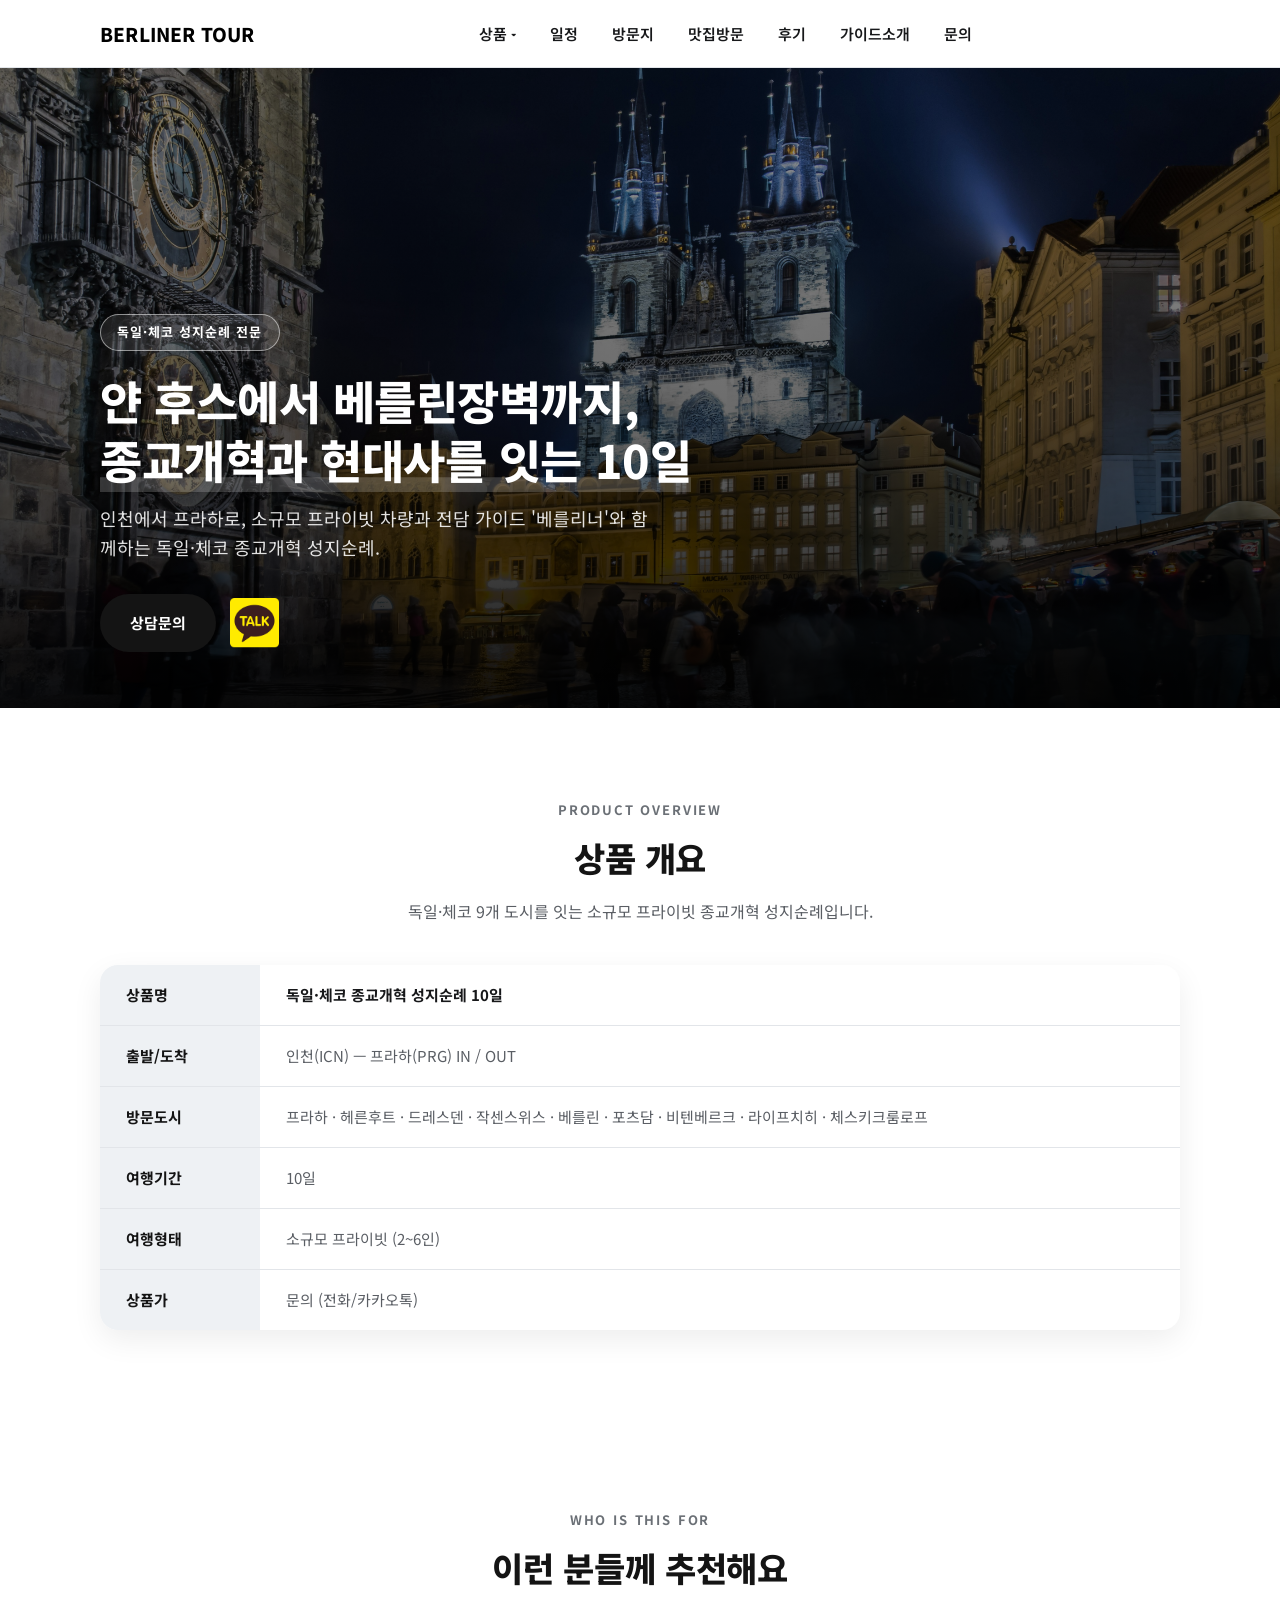
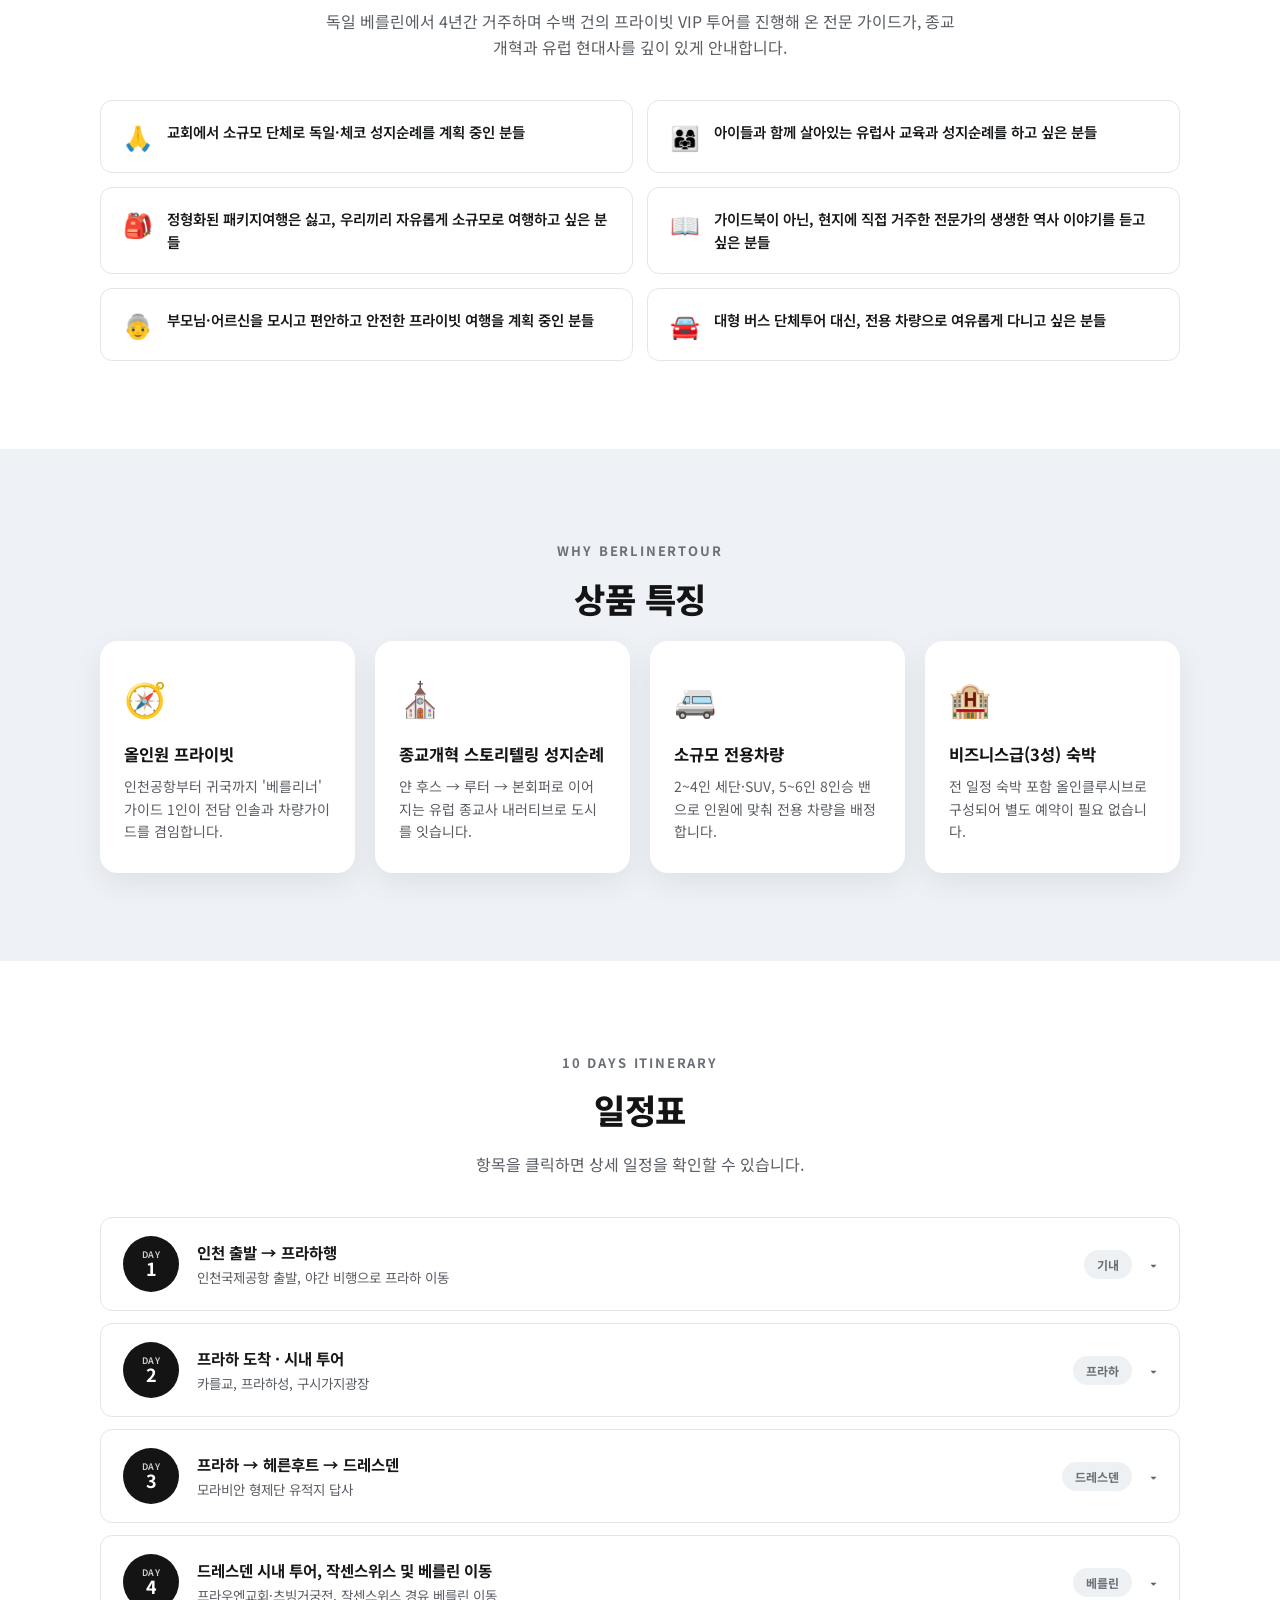
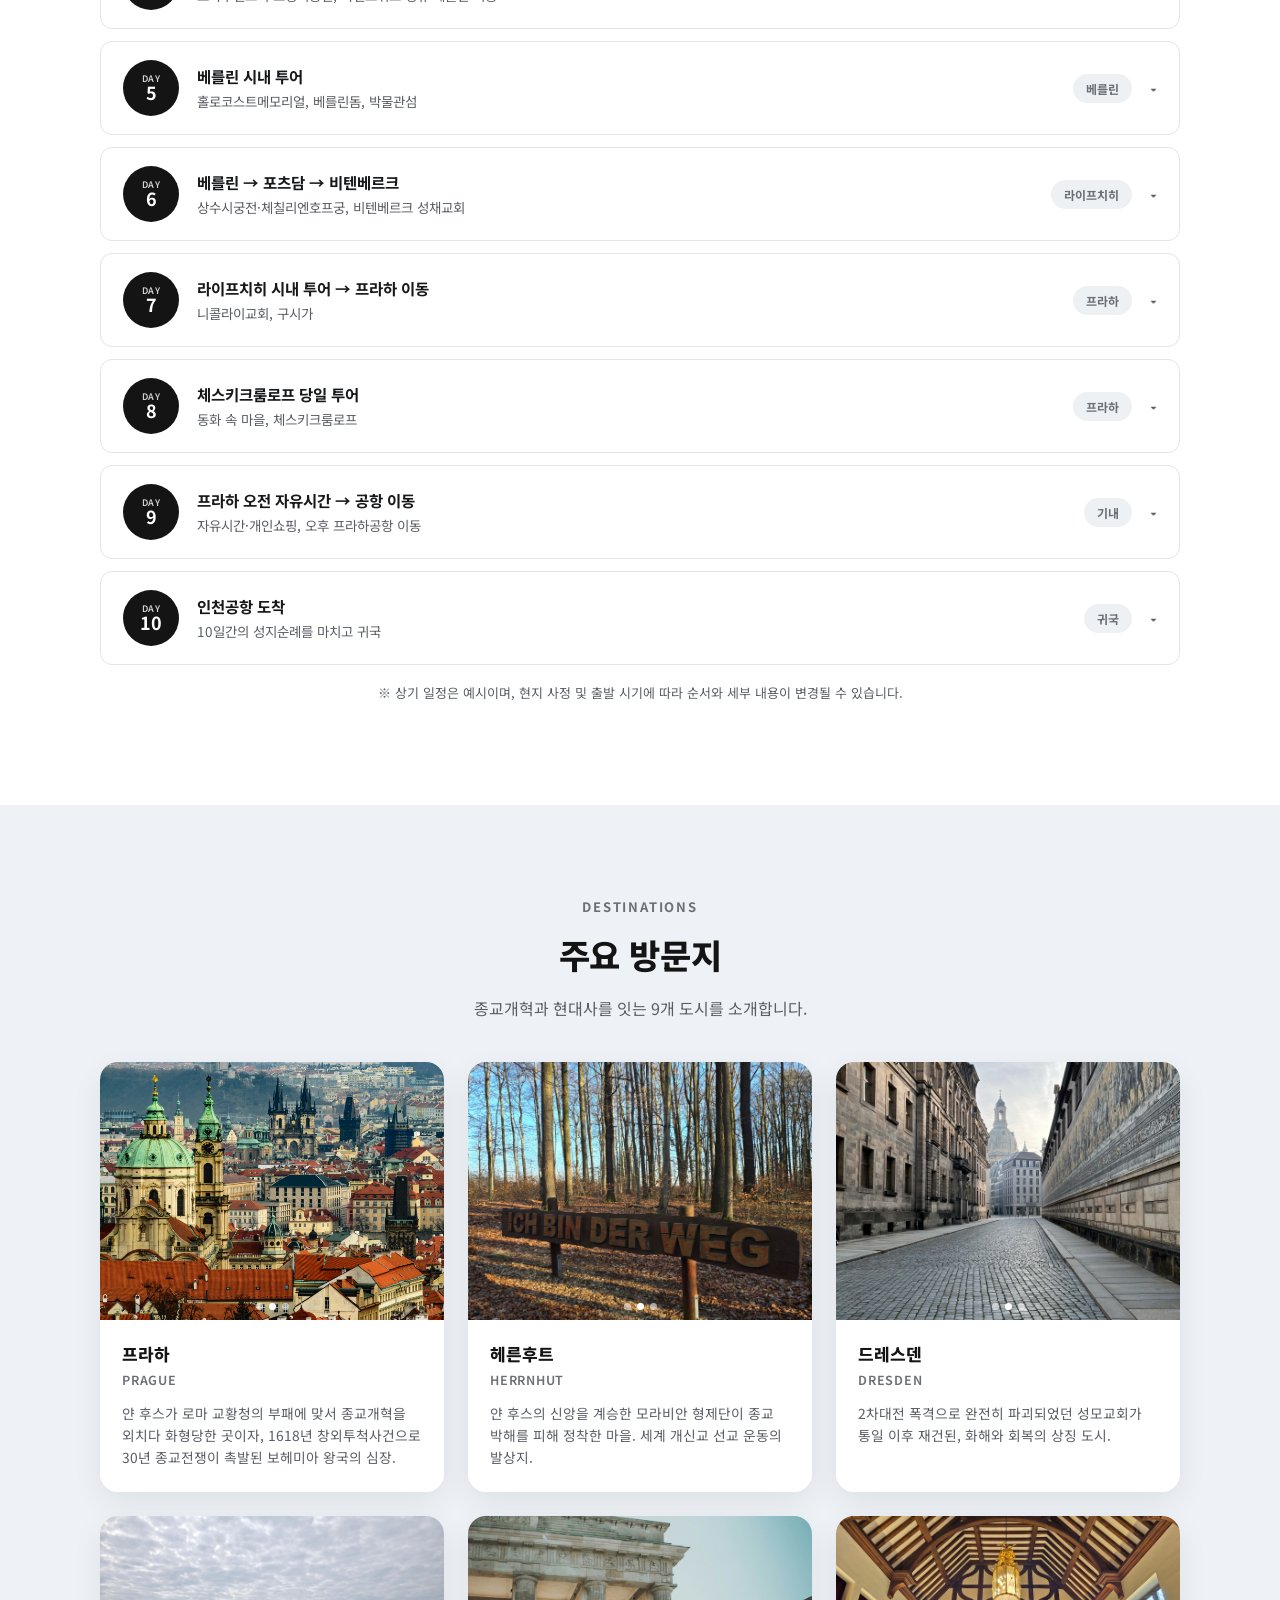
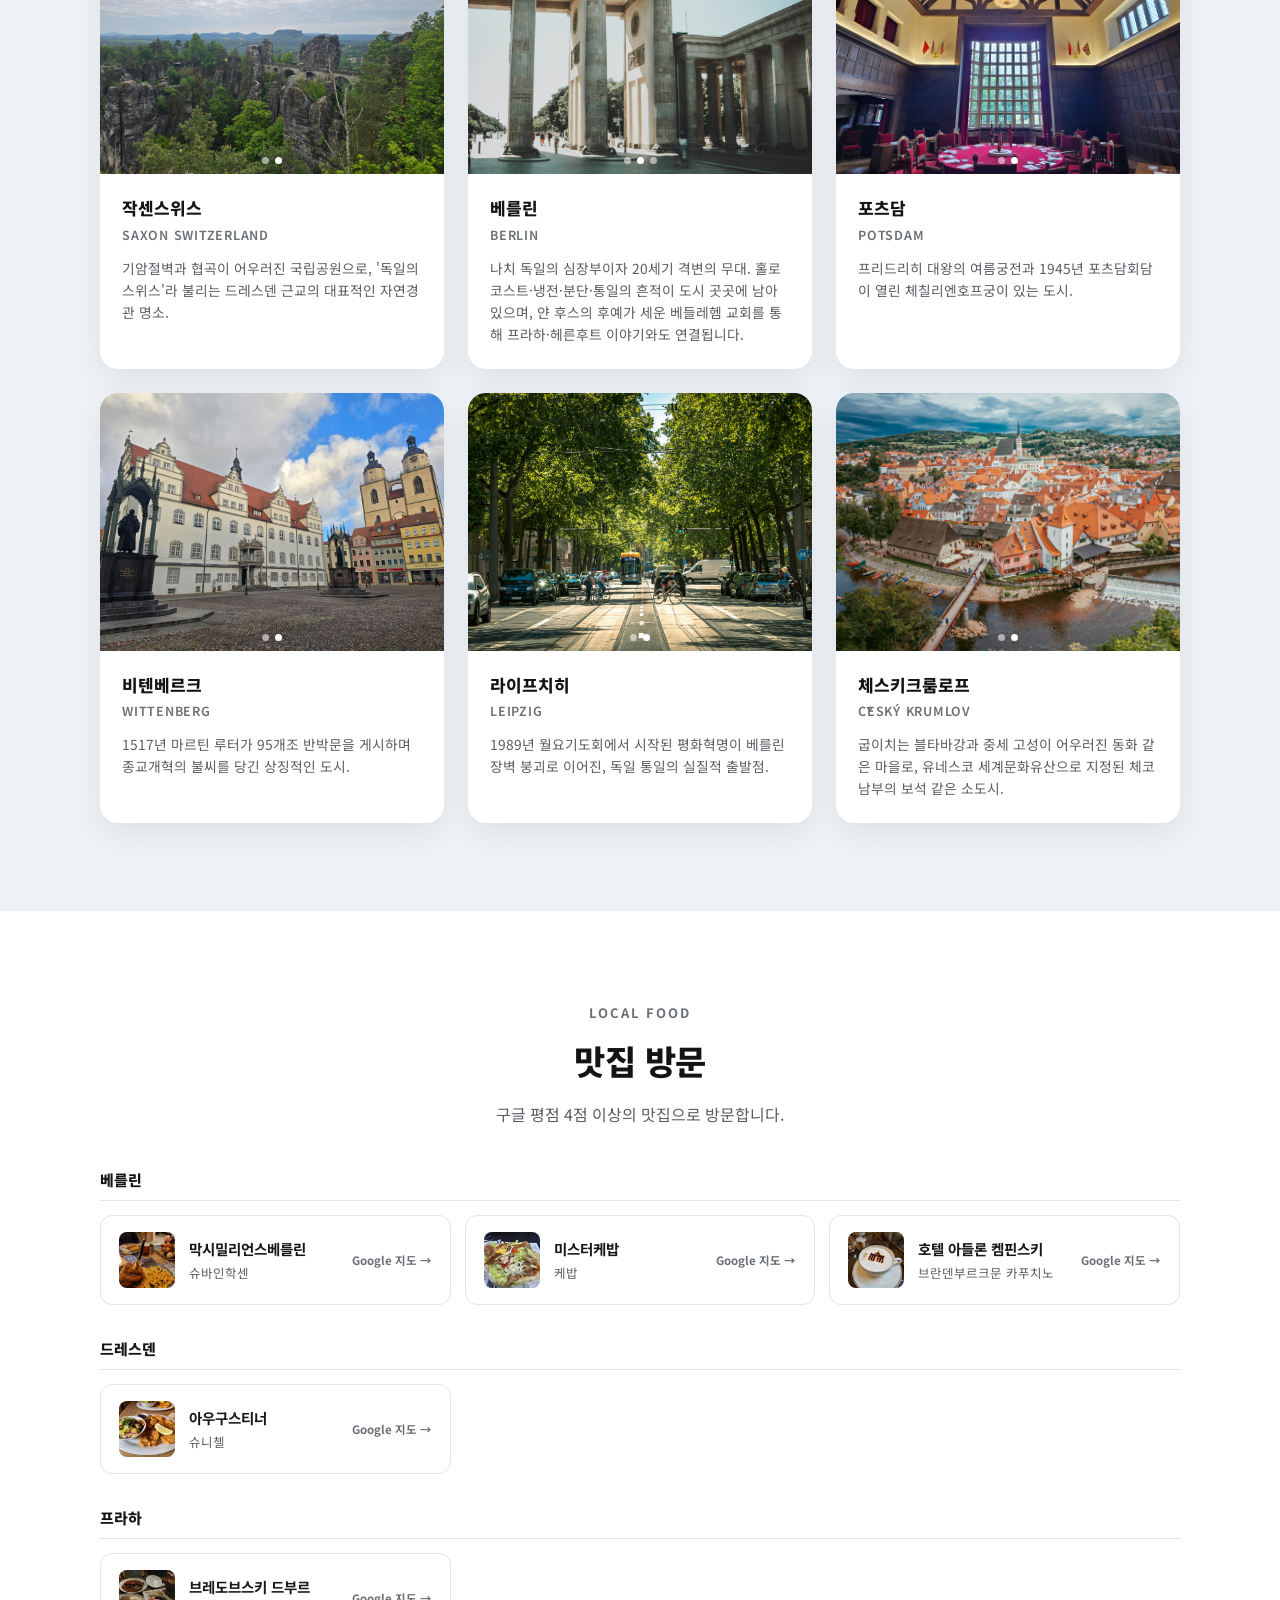
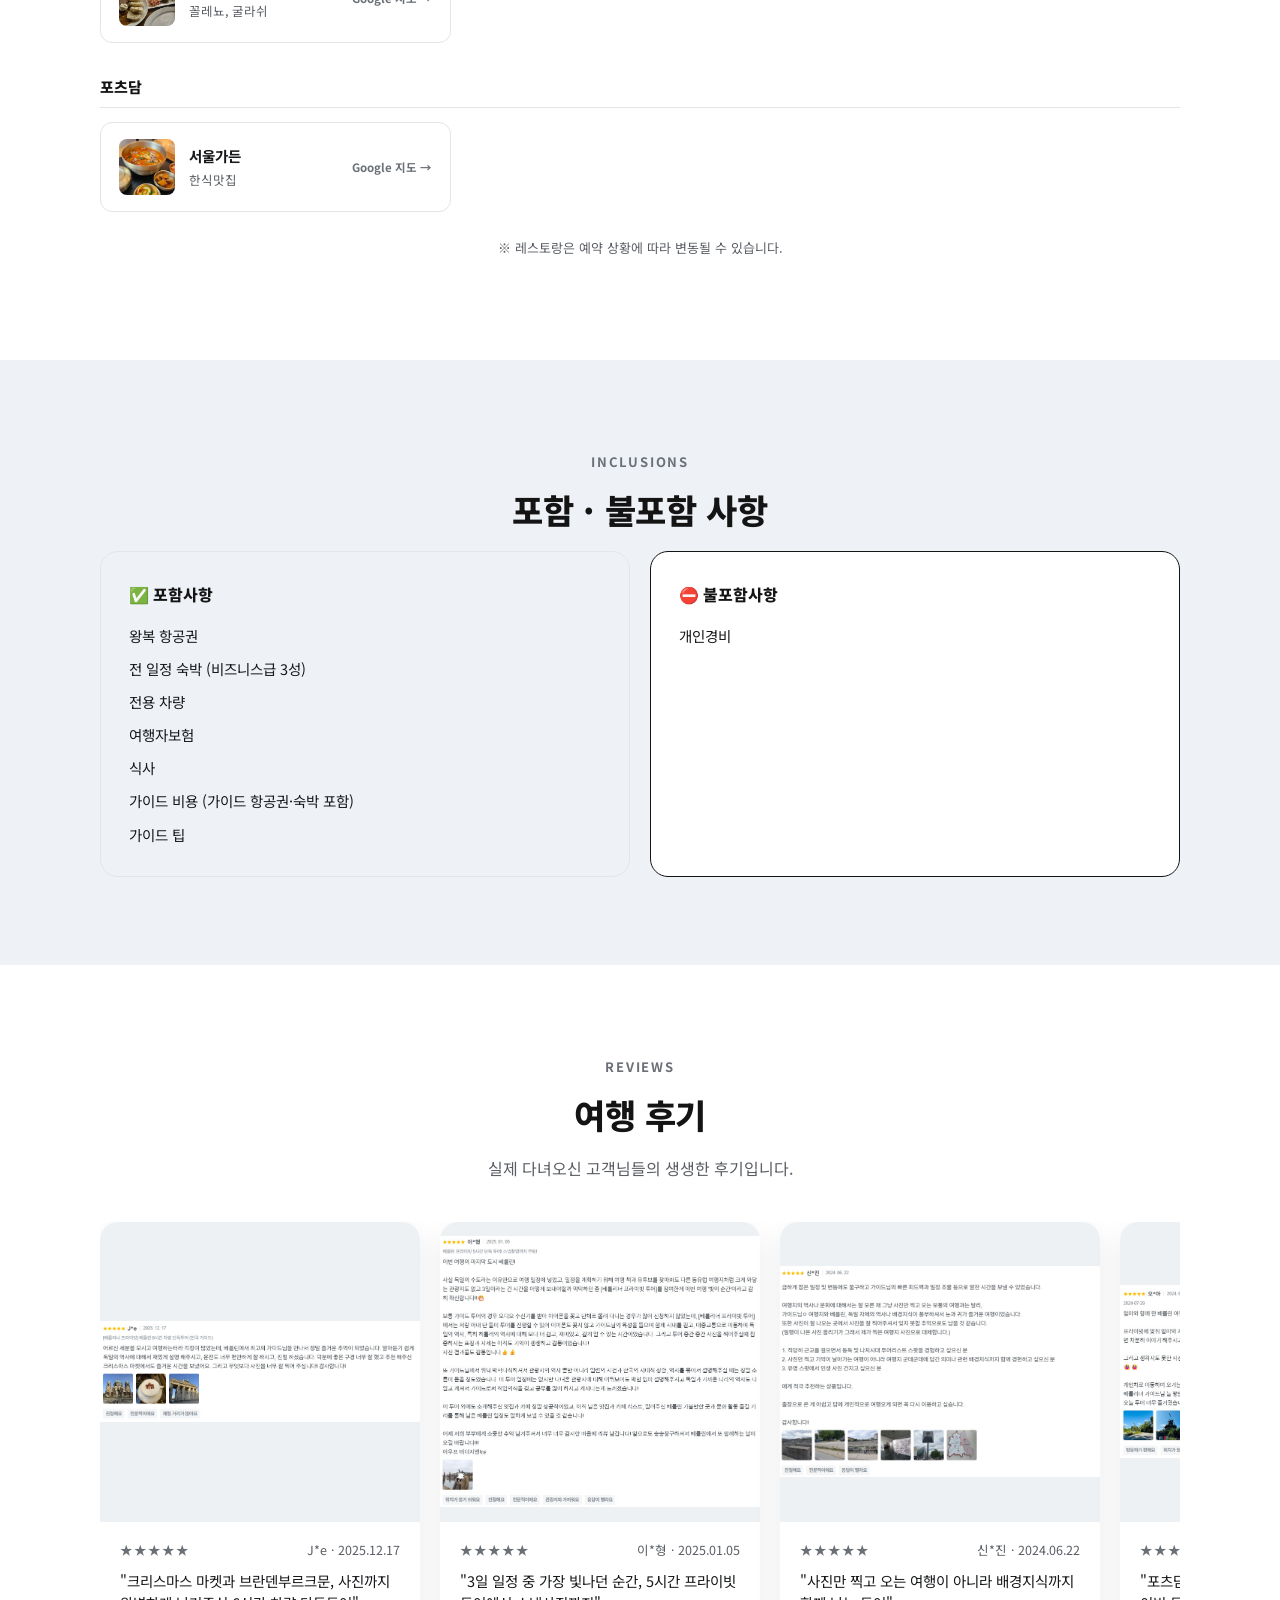
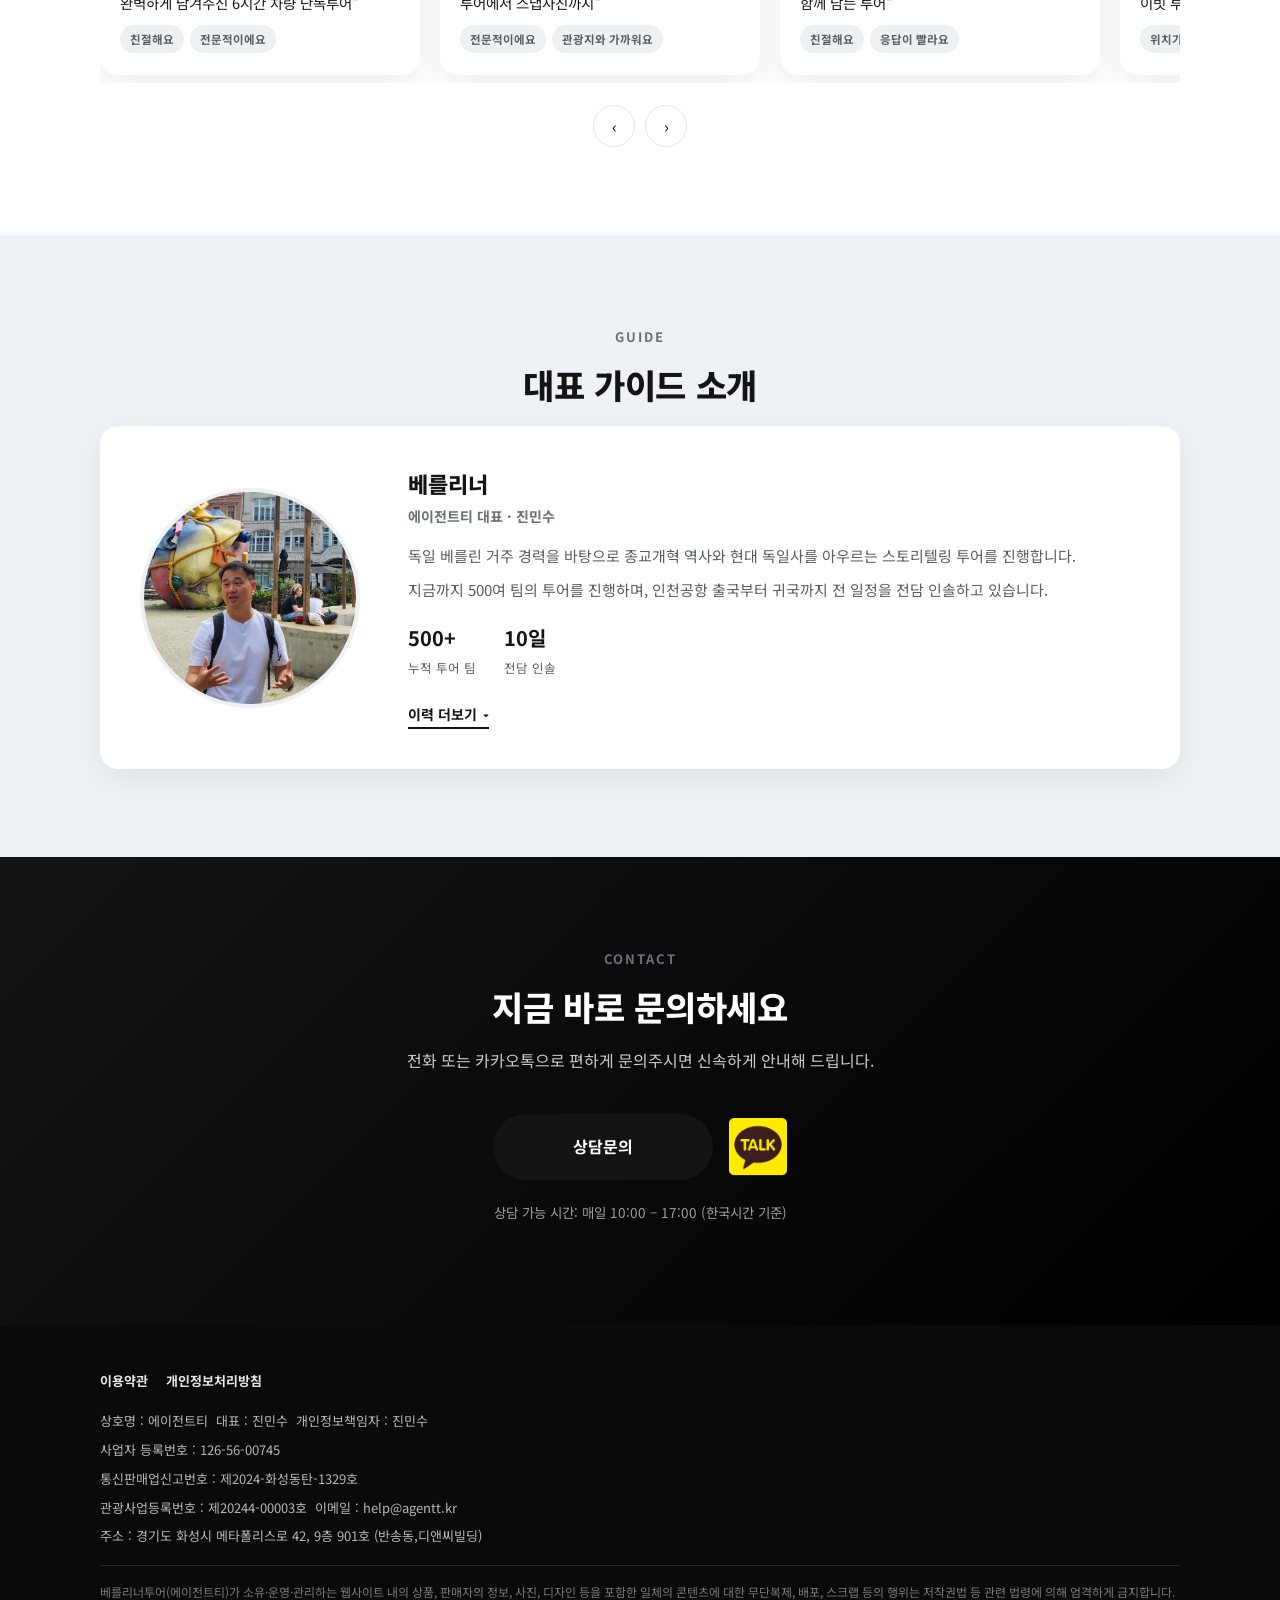
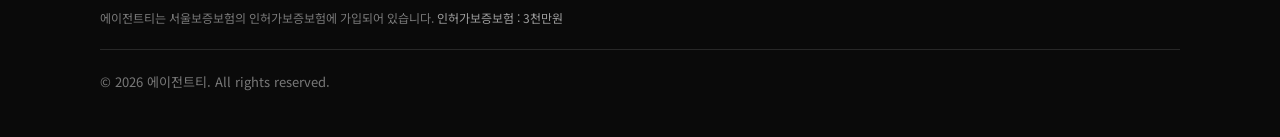
<file: index.html>
<!DOCTYPE html>
<html lang="ko">
<head>
<meta charset="UTF-8">
<meta name="viewport" content="width=device-width, initial-scale=1.0">
<meta name="naver-site-verification" content="f95f366794834f6e3ee52d83ea23f26d4721cbb2">
<title>베를리너투어 | 독일·체코 종교개혁 성지순례 10일</title>
<meta name="description" content="독일·체코 종교개혁 성지순례 10일, 얀 후스에서 베를린장벽까지. 프라하·베를린 등 9개 도시 소규모 프라이빗 투어, 베를리너투어.">
<link rel="canonical" href="https://berliner.agentt.kr/">

<meta property="og:type" content="website">
<meta property="og:title" content="베를리너투어 | 독일·체코 종교개혁 성지순례 10일">
<meta property="og:description" content="얀 후스에서 베를린장벽까지, 종교개혁과 현대사를 잇는 10일. 소규모 프라이빗 성지순례 베를리너투어.">
<meta property="og:image" content="/images/og-image.jpg">
<meta property="og:locale" content="ko_KR">

<link rel="preconnect" href="https://fonts.googleapis.com">
<link rel="preconnect" href="https://fonts.gstatic.com" crossorigin>
<link href="https://fonts.googleapis.com/css2?family=Noto+Sans+KR:wght@400;500;600;700;800&display=swap" rel="stylesheet">
<link rel="stylesheet" href="/assets/css/style.css?v=202609140701">
</head>
<body>

<!-- ============================== HEADER / GNB ============================== -->
<header class="site-header">
  <nav class="nav">
    <a href="#top" class="nav-logo">BERLINER TOUR</a>

    <ul class="nav-menu">
      <li class="nav-item has-dropdown">
        <a href="#overview" class="nav-link nav-link--dropdown">상품 <span class="caret">▾</span></a>
        <ul class="nav-dropdown" data-products-dropdown>
          <li>
            <a href="/products/germany-czech/" class="nav-dropdown-link">
              <span>독일·체코 성지순례</span><span class="status">판매중</span>
            </a>
          </li>
        </ul>
      </li>
      <li class="nav-item"><a href="#itinerary" class="nav-link">일정</a></li>
      <li class="nav-item"><a href="#destinations" class="nav-link">방문지</a></li>
      <li class="nav-item"><a href="#restaurants" class="nav-link">맛집방문</a></li>
      <li class="nav-item"><a href="#reviews" class="nav-link">후기</a></li>
      <li class="nav-item"><a href="#guide" class="nav-link">가이드소개</a></li>
      <li class="nav-item"><a href="#contact" class="nav-link">문의</a></li>
    </ul>

    <button class="nav-toggle" aria-label="메뉴 열기" aria-expanded="false">
      <span></span><span></span><span></span>
    </button>
  </nav>
</header>

<!-- ============================== HERO ============================== -->
<section class="hero" id="top">
  <div class="hero-slides">
    <div class="hero-slide is-active" style="background-image:url('/images/hero/1.jpg')"></div>
    <div class="hero-slide" style="background-image:url('/images/hero/2.jpg')"></div>
  </div>
  <div class="hero-content">
    <span class="hero-badge">독일·체코 성지순례 전문</span>
    <h1 class="hero-title">얀 후스에서 베를린장벽까지,<br><em>종교개혁과 현대사를 잇는 10일</em></h1>
    <p class="hero-sub">인천에서 프라하로, 소규모 프라이빗 차량과 전담 가이드 '베를리너'와 함께하는 독일·체코 종교개혁 성지순례.</p>
    <div class="cta-row">
      <a href="tel:01082004994" class="btn btn--primary">상담문의</a>
      <a href="https://open.kakao.com/o/sonpDsNi" target="_blank" rel="noopener" class="kakao-btn-link">
        <img src="/images/buttons/kakao.png" alt="카카오톡 상담하기" class="kakao-btn-img">
      </a>
    </div>
  </div>
</section>

<!-- ============================== 상품 개요 ============================== -->
<section class="section" id="overview">
  <div class="container">
    <div class="section-head">
      <span class="section-eyebrow">Product Overview</span>
      <h2 class="section-title">상품 개요</h2>
      <p class="section-desc">독일·체코 9개 도시를 잇는 소규모 프라이빗 종교개혁 성지순례입니다.</p>
    </div>

    <table class="overview-table">
      <tr><th>상품명</th><td><strong>독일·체코 종교개혁 성지순례 10일</strong></td></tr>
      <tr><th>출발/도착</th><td>인천(ICN) — 프라하(PRG) IN / OUT</td></tr>
      <tr><th>방문도시</th><td>프라하 · 헤른후트 · 드레스덴 · 작센스위스 · 베를린 · 포츠담 · 비텐베르크 · 라이프치히 · 체스키크룸로프</td></tr>
      <tr><th>여행기간</th><td>10일</td></tr>
      <tr><th>여행형태</th><td>소규모 프라이빗 (2~6인)</td></tr>
      <tr><th>상품가</th><td>문의 (전화/카카오톡)</td></tr>
    </table>
  </div>
</section>

<!-- ============================== 이런 분들께 추천해요 ============================== -->
<section class="section">
  <div class="container">
    <div class="section-head">
      <span class="section-eyebrow">Who Is This For</span>
      <h2 class="section-title">이런 분들께 추천해요</h2>
      <p class="section-desc">독일 베를린에서 4년간 거주하며 수백 건의 프라이빗 VIP 투어를 진행해 온 전문 가이드가, 종교개혁과 유럽 현대사를 깊이 있게 안내합니다.</p>
    </div>

    <div class="recommend-grid">
      <div class="recommend-item">
        <span class="recommend-icon">🙏</span>
        <span class="recommend-text">교회에서 소규모 단체로 독일·체코 성지순례를 계획 중인 분들</span>
      </div>
      <div class="recommend-item">
        <span class="recommend-icon">👨‍👩‍👧</span>
        <span class="recommend-text">아이들과 함께 살아있는 유럽사 교육과 성지순례를 하고 싶은 분들</span>
      </div>
      <div class="recommend-item">
        <span class="recommend-icon">🎒</span>
        <span class="recommend-text">정형화된 패키지여행은 싫고, 우리끼리 자유롭게 소규모로 여행하고 싶은 분들</span>
      </div>
      <div class="recommend-item">
        <span class="recommend-icon">📖</span>
        <span class="recommend-text">가이드북이 아닌, 현지에 직접 거주한 전문가의 생생한 역사 이야기를 듣고 싶은 분들</span>
      </div>
      <div class="recommend-item">
        <span class="recommend-icon">👵</span>
        <span class="recommend-text">부모님·어르신을 모시고 편안하고 안전한 프라이빗 여행을 계획 중인 분들</span>
      </div>
      <div class="recommend-item">
        <span class="recommend-icon">🚘</span>
        <span class="recommend-text">대형 버스 단체투어 대신, 전용 차량으로 여유롭게 다니고 싶은 분들</span>
      </div>
    </div>
  </div>
</section>

<!-- ============================== 상품 특징 ============================== -->
<section class="section section--alt">
  <div class="container">
    <div class="section-head">
      <span class="section-eyebrow">Why Berlinertour</span>
      <h2 class="section-title">상품 특징</h2>
    </div>

    <div class="feature-grid">
      <div class="feature-card">
        <div class="feature-icon">🧭</div>
        <h3 class="feature-title">올인원 프라이빗</h3>
        <p class="feature-text">인천공항부터 귀국까지 '베를리너' 가이드 1인이 전담 인솔과 차량가이드를 겸임합니다.</p>
      </div>
      <div class="feature-card">
        <div class="feature-icon">⛪</div>
        <h3 class="feature-title">종교개혁 스토리텔링 성지순례</h3>
        <p class="feature-text">얀 후스 → 루터 → 본회퍼로 이어지는 유럽 종교사 내러티브로 도시를 잇습니다.</p>
      </div>
      <div class="feature-card">
        <div class="feature-icon">🚐</div>
        <h3 class="feature-title">소규모 전용차량</h3>
        <p class="feature-text">2~4인 세단·SUV, 5~6인 8인승 밴으로 인원에 맞춰 전용 차량을 배정합니다.</p>
      </div>
      <div class="feature-card">
        <div class="feature-icon">🏨</div>
        <h3 class="feature-title">비즈니스급(3성) 숙박</h3>
        <p class="feature-text">전 일정 숙박 포함 올인클루시브로 구성되어 별도 예약이 필요 없습니다.</p>
      </div>
    </div>
  </div>
</section>

<!-- ============================== 일정표 ============================== -->
<section class="section" id="itinerary">
  <div class="container">
    <div class="section-head">
      <span class="section-eyebrow">10 Days Itinerary</span>
      <h2 class="section-title">일정표</h2>
      <p class="section-desc">항목을 클릭하면 상세 일정을 확인할 수 있습니다.</p>
    </div>

    <div class="itinerary-list">

      <div class="day-card">
        <button class="day-summary">
          <span class="day-num"><small>DAY</small><strong>1</strong></span>
          <span class="day-heading">
            <p class="day-route">인천 출발 → 프라하행</p>
            <p class="day-brief">인천국제공항 출발, 야간 비행으로 프라하 이동</p>
          </span>
          <span class="day-badge">기내</span>
          <span class="day-chevron">▾</span>
        </button>
        <div class="day-detail">
          <div class="day-detail-inner">
            <p>인천국제공항에서 출발하여 프라하(PRG)로 향합니다. 기내에서 첫날 밤을 보냅니다.</p>
            <div class="meta-row"><span>🛏 숙박: 기내</span></div>
          </div>
        </div>
      </div>

      <div class="day-card">
        <button class="day-summary">
          <span class="day-num"><small>DAY</small><strong>2</strong></span>
          <span class="day-heading">
            <p class="day-route">프라하 도착 · 시내 투어</p>
            <p class="day-brief">카를교, 프라하성, 구시가지광장</p>
          </span>
          <span class="day-badge">프라하</span>
          <span class="day-chevron">▾</span>
        </button>
        <div class="day-detail">
          <div class="day-detail-inner">
            <p>프라하 공항 도착 후 전용 차량으로 이동하며 얀 후스가 종교개혁을 외쳤던 보헤미아 왕국의 심장, 프라하를 둘러봅니다. 카를교와 프라하성, 구시가지광장을 도보로 답사합니다.</p>
            <div class="meta-row"><span>🛏 숙박: 프라하</span></div>
          </div>
        </div>
      </div>

      <div class="day-card">
        <button class="day-summary">
          <span class="day-num"><small>DAY</small><strong>3</strong></span>
          <span class="day-heading">
            <p class="day-route">프라하 → 헤른후트 → 드레스덴</p>
            <p class="day-brief">모라비안 형제단 유적지 답사</p>
          </span>
          <span class="day-badge">드레스덴</span>
          <span class="day-chevron">▾</span>
        </button>
        <div class="day-detail">
          <div class="day-detail-inner">
            <p>전용 차량으로 국경을 넘어 헤른후트로 이동합니다. 얀 후스의 신앙을 계승한 모라비안 형제단이 정착한 마을과 진젠도르프 저택, 모라비안 묘지를 둘러본 뒤 드레스덴으로 이동합니다.</p>
            <div class="meta-row"><span>🛏 숙박: 드레스덴</span></div>
          </div>
        </div>
      </div>

      <div class="day-card">
        <button class="day-summary">
          <span class="day-num"><small>DAY</small><strong>4</strong></span>
          <span class="day-heading">
            <p class="day-route">드레스덴 시내 투어, 작센스위스 및 베를린 이동</p>
            <p class="day-brief">프라우엔교회·츠빙거궁전, 작센스위스 경유 베를린 이동</p>
          </span>
          <span class="day-badge">베를린</span>
          <span class="day-chevron">▾</span>
        </button>
        <div class="day-detail">
          <div class="day-detail-inner">
            <p>2차대전 폭격으로 파괴되었다가 통일 이후 재건된 성모교회(프라우엔교회)를 중심으로, 화해와 회복의 상징 도시 드레스덴을 둘러봅니다. 츠빙거궁전과 브륄의 테라스도 함께 방문합니다. 작센스위스로 이동하여, 독일의 스위스를 관람합니다. 베를린으로 차량 이동합니다.</p>
            <div class="meta-row"><span>🛏 숙박: 베를린</span></div>
          </div>
        </div>
      </div>

      <div class="day-card">
        <button class="day-summary">
          <span class="day-num"><small>DAY</small><strong>5</strong></span>
          <span class="day-heading">
            <p class="day-route">베를린 시내 투어</p>
            <p class="day-brief">홀로코스트메모리얼, 베를린돔, 박물관섬</p>
          </span>
          <span class="day-badge">베를린</span>
          <span class="day-chevron">▾</span>
        </button>
        <div class="day-detail">
          <div class="day-detail-inner">
            <p>나치 독일의 심장부이자 20세기 격변의 무대였던 베를린을 심층 탐방합니다. 홀로코스트메모리얼, 베를린돔, 박물관섬을 방문하며, 얀 후스의 후예가 세운 베들레헴 교회를 통해 프라하·헤른후트 이야기와도 연결됩니다.</p>
            <div class="meta-row"><span>🛏 숙박: 베를린</span></div>
          </div>
        </div>
      </div>

      <div class="day-card">
        <button class="day-summary">
          <span class="day-num"><small>DAY</small><strong>6</strong></span>
          <span class="day-heading">
            <p class="day-route">베를린 → 포츠담 → 비텐베르크</p>
            <p class="day-brief">상수시궁전·체칠리엔호프궁, 비텐베르크 성채교회</p>
          </span>
          <span class="day-badge">라이프치히</span>
          <span class="day-chevron">▾</span>
        </button>
        <div class="day-detail">
          <div class="day-detail-inner">
            <p>프리드리히 대왕의 여름궁전 상수시궁전과, 1945년 포츠담회담이 열린 체칠리엔호프궁을 방문, 1517년 마르틴 루터가 95개조 반박문을 게시하며 종교개혁의 불씨를 당긴 비텐베르크의 성채교회와 루터의 집을 방문한 뒤 라이프치히로 이동합니다.</p>
            <div class="meta-row"><span>🛏 숙박: 라이프치히</span></div>
          </div>
        </div>
      </div>

      <div class="day-card">
        <button class="day-summary">
          <span class="day-num"><small>DAY</small><strong>7</strong></span>
          <span class="day-heading">
            <p class="day-route">라이프치히 시내 투어 → 프라하 이동</p>
            <p class="day-brief">니콜라이교회, 구시가</p>
          </span>
          <span class="day-badge">프라하</span>
          <span class="day-chevron">▾</span>
        </button>
        <div class="day-detail">
          <div class="day-detail-inner">
            <p>1989년 월요기도회에서 시작된 평화혁명이 베를린장벽 붕괴로 이어진 독일 통일의 실질적 출발점, 니콜라이교회와 라이프치히 구시가를 둘러본 뒤 프라하로 이동합니다.</p>
            <div class="meta-row"><span>🛏 숙박: 프라하</span></div>
          </div>
        </div>
      </div>

      <div class="day-card">
        <button class="day-summary">
          <span class="day-num"><small>DAY</small><strong>8</strong></span>
          <span class="day-heading">
            <p class="day-route">체스키크룸로프 당일 투어</p>
            <p class="day-brief">동화 속 마을, 체스키크룸로프</p>
          </span>
          <span class="day-badge">프라하</span>
          <span class="day-chevron">▾</span>
        </button>
        <div class="day-detail">
          <div class="day-detail-inner">
            <p>동화 속 마을, 체코의 체스키크룸로프 당일 투어를 합니다.</p>
            <div class="meta-row"><span>🛏 숙박: 프라하</span></div>
          </div>
        </div>
      </div>

      <div class="day-card">
        <button class="day-summary">
          <span class="day-num"><small>DAY</small><strong>9</strong></span>
          <span class="day-heading">
            <p class="day-route">프라하 오전 자유시간 → 공항 이동</p>
            <p class="day-brief">자유시간·개인쇼핑, 오후 프라하공항 이동</p>
          </span>
          <span class="day-badge">기내</span>
          <span class="day-chevron">▾</span>
        </button>
        <div class="day-detail">
          <div class="day-detail-inner">
            <p>오전 프라하 시내에서 자유시간 및 개인쇼핑, 멋스러운 시내에서 커피타임을 갖습니다. 오후에 프라하공항으로 이동합니다.</p>
            <div class="meta-row"><span>🛏 숙박: 기내</span></div>
          </div>
        </div>
      </div>

      <div class="day-card">
        <button class="day-summary">
          <span class="day-num"><small>DAY</small><strong>10</strong></span>
          <span class="day-heading">
            <p class="day-route">인천공항 도착</p>
            <p class="day-brief">10일간의 성지순례를 마치고 귀국</p>
          </span>
          <span class="day-badge">귀국</span>
          <span class="day-chevron">▾</span>
        </button>
        <div class="day-detail">
          <div class="day-detail-inner">
            <p>인천국제공항에 도착하며 10일간의 독일·체코 종교개혁 성지순례를 마칩니다.</p>
            <div class="meta-row"><span>🛏 숙박: -</span></div>
          </div>
        </div>
      </div>

    </div>
    <p style="text-align:center;color:var(--color-ink-soft);font-size:13px;margin-top:18px;">
      ※ 상기 일정은 예시이며, 현지 사정 및 출발 시기에 따라 순서와 세부 내용이 변경될 수 있습니다.
    </p>
  </div>
</section>

<!-- ============================== 주요 방문지 ============================== -->
<section class="section section--alt" id="destinations">
  <div class="container">
    <div class="section-head">
      <span class="section-eyebrow">Destinations</span>
      <h2 class="section-title">주요 방문지</h2>
      <p class="section-desc">종교개혁과 현대사를 잇는 9개 도시를 소개합니다.</p>
    </div>

    <div class="dest-grid">

      <div class="dest-card">
        <div class="dest-media">
          <img src="/images/destinations/prague/1.jpg" alt="프라하 1" class="is-active">
          <img src="/images/destinations/prague/2.jpg" alt="프라하 2">
          <img src="/images/destinations/prague/3.jpg" alt="프라하 3">
          <div class="dest-thumbs">
            <button class="dest-thumb-dot is-active"></button>
            <button class="dest-thumb-dot"></button>
            <button class="dest-thumb-dot"></button>
          </div>
        </div>
        <div class="dest-body">
          <h3 class="dest-name">프라하</h3>
          <p class="dest-name-en">Prague</p>
          <p class="dest-desc">얀 후스가 로마 교황청의 부패에 맞서 종교개혁을 외치다 화형당한 곳이자, 1618년 창외투척사건으로 30년 종교전쟁이 촉발된 보헤미아 왕국의 심장.</p>
        </div>
      </div>

      <div class="dest-card">
        <div class="dest-media">
          <img src="/images/destinations/herrnhut/1.jpg" alt="헤른후트 1" class="is-active">
          <img src="/images/destinations/herrnhut/2.jpg" alt="헤른후트 2">
          <img src="/images/destinations/herrnhut/3.jpg" alt="헤른후트 3">
          <div class="dest-thumbs">
            <button class="dest-thumb-dot is-active"></button>
            <button class="dest-thumb-dot"></button>
            <button class="dest-thumb-dot"></button>
          </div>
        </div>
        <div class="dest-body">
          <h3 class="dest-name">헤른후트</h3>
          <p class="dest-name-en">Herrnhut</p>
          <p class="dest-desc">얀 후스의 신앙을 계승한 모라비안 형제단이 종교 박해를 피해 정착한 마을. 세계 개신교 선교 운동의 발상지.</p>
        </div>
      </div>

      <div class="dest-card">
        <div class="dest-media">
          <img src="/images/destinations/dresden/1.jpg" alt="드레스덴 1" class="is-active">
          <img src="/images/destinations/dresden/2.jpg" alt="드레스덴 2">
          <img src="/images/destinations/dresden/3.jpg" alt="드레스덴 3">
          <div class="dest-thumbs">
            <button class="dest-thumb-dot is-active"></button>
            <button class="dest-thumb-dot"></button>
            <button class="dest-thumb-dot"></button>
          </div>
        </div>
        <div class="dest-body">
          <h3 class="dest-name">드레스덴</h3>
          <p class="dest-name-en">Dresden</p>
          <p class="dest-desc">2차대전 폭격으로 완전히 파괴되었던 성모교회가 통일 이후 재건된, 화해와 회복의 상징 도시.</p>
        </div>
      </div>

      <div class="dest-card">
        <div class="dest-media">
          <img src="/images/destinations/saxon-switzerland/1.jpg" alt="작센스위스 1" class="is-active">
          <img src="/images/destinations/saxon-switzerland/2.jpg" alt="작센스위스 2">
          <div class="dest-thumbs">
            <button class="dest-thumb-dot is-active"></button>
            <button class="dest-thumb-dot"></button>
          </div>
        </div>
        <div class="dest-body">
          <h3 class="dest-name">작센스위스</h3>
          <p class="dest-name-en">Saxon Switzerland</p>
          <p class="dest-desc">기암절벽과 협곡이 어우러진 국립공원으로, '독일의 스위스'라 불리는 드레스덴 근교의 대표적인 자연경관 명소.</p>
        </div>
      </div>

      <div class="dest-card">
        <div class="dest-media">
          <img src="/images/destinations/berlin/1.jpg" alt="베를린 1" class="is-active">
          <img src="/images/destinations/berlin/2.jpg" alt="베를린 2">
          <img src="/images/destinations/berlin/3.jpg" alt="베를린 3">
          <div class="dest-thumbs">
            <button class="dest-thumb-dot is-active"></button>
            <button class="dest-thumb-dot"></button>
            <button class="dest-thumb-dot"></button>
          </div>
        </div>
        <div class="dest-body">
          <h3 class="dest-name">베를린</h3>
          <p class="dest-name-en">Berlin</p>
          <p class="dest-desc">나치 독일의 심장부이자 20세기 격변의 무대. 홀로코스트·냉전·분단·통일의 흔적이 도시 곳곳에 남아 있으며, 얀 후스의 후예가 세운 베들레헴 교회를 통해 프라하·헤른후트 이야기와도 연결됩니다.</p>
        </div>
      </div>

      <div class="dest-card">
        <div class="dest-media">
          <img src="/images/destinations/potsdam/1.jpg" alt="포츠담 1" class="is-active">
          <img src="/images/destinations/potsdam/2.jpg" alt="포츠담 2">
          <div class="dest-thumbs">
            <button class="dest-thumb-dot is-active"></button>
            <button class="dest-thumb-dot"></button>
          </div>
        </div>
        <div class="dest-body">
          <h3 class="dest-name">포츠담</h3>
          <p class="dest-name-en">Potsdam</p>
          <p class="dest-desc">프리드리히 대왕의 여름궁전과 1945년 포츠담회담이 열린 체칠리엔호프궁이 있는 도시.</p>
        </div>
      </div>

      <div class="dest-card">
        <div class="dest-media">
          <img src="/images/destinations/wittenberg/1.jpg" alt="비텐베르크 1" class="is-active">
          <img src="/images/destinations/wittenberg/2.jpg" alt="비텐베르크 2">
          <div class="dest-thumbs">
            <button class="dest-thumb-dot is-active"></button>
            <button class="dest-thumb-dot"></button>
          </div>
        </div>
        <div class="dest-body">
          <h3 class="dest-name">비텐베르크</h3>
          <p class="dest-name-en">Wittenberg</p>
          <p class="dest-desc">1517년 마르틴 루터가 95개조 반박문을 게시하며 종교개혁의 불씨를 당긴 상징적인 도시.</p>
        </div>
      </div>

      <div class="dest-card">
        <div class="dest-media">
          <img src="/images/destinations/leipzig/1.jpg" alt="라이프치히 1" class="is-active">
          <img src="/images/destinations/leipzig/2.jpg" alt="라이프치히 2">
          <div class="dest-thumbs">
            <button class="dest-thumb-dot is-active"></button>
            <button class="dest-thumb-dot"></button>
          </div>
        </div>
        <div class="dest-body">
          <h3 class="dest-name">라이프치히</h3>
          <p class="dest-name-en">Leipzig</p>
          <p class="dest-desc">1989년 월요기도회에서 시작된 평화혁명이 베를린장벽 붕괴로 이어진, 독일 통일의 실질적 출발점.</p>
        </div>
      </div>

      <div class="dest-card">
        <div class="dest-media">
          <img src="/images/destinations/cesky-krumlov/1.jpg" alt="체스키크룸로프 1" class="is-active">
          <img src="/images/destinations/cesky-krumlov/2.jpg" alt="체스키크룸로프 2">
          <div class="dest-thumbs">
            <button class="dest-thumb-dot is-active"></button>
            <button class="dest-thumb-dot"></button>
          </div>
        </div>
        <div class="dest-body">
          <h3 class="dest-name">체스키크룸로프</h3>
          <p class="dest-name-en">Český Krumlov</p>
          <p class="dest-desc">굽이치는 블타바강과 중세 고성이 어우러진 동화 같은 마을로, 유네스코 세계문화유산으로 지정된 체코 남부의 보석 같은 소도시.</p>
        </div>
      </div>

    </div>
  </div>
</section>

<!-- ============================== 맛집 방문 ============================== -->
<section class="section" id="restaurants">
  <div class="container">
    <div class="section-head">
      <span class="section-eyebrow">Local Food</span>
      <h2 class="section-title">맛집 방문</h2>
      <p class="section-desc">구글 평점 4점 이상의 맛집으로 방문합니다.</p>
    </div>

    <div class="food-city-group">
      <h3 class="food-city-name">베를린</h3>
      <div class="food-grid">
        <a class="food-card" href="https://maps.app.goo.gl/NAnNvjHVqneHnjRJA" target="_blank" rel="noopener">
          <span class="food-photo"><img src="/images/restaurants/berlin-maximilians/1.jpg" alt="막시밀리언스베를린"></span>
          <span class="food-info">
            <span class="food-name">막시밀리언스베를린</span>
            <span class="food-dish">슈바인학센</span>
          </span>
          <span class="food-link">Google 지도 →</span>
        </a>
        <a class="food-card" href="https://maps.app.goo.gl/fKEPpkydN7ZrJVxj6" target="_blank" rel="noopener">
          <span class="food-photo"><img src="/images/restaurants/berlin-mister-kebab/1.jpg" alt="미스터케밥"></span>
          <span class="food-info">
            <span class="food-name">미스터케밥</span>
            <span class="food-dish">케밥</span>
          </span>
          <span class="food-link">Google 지도 →</span>
        </a>
        <a class="food-card" href="https://maps.app.goo.gl/jiSQq1YZFJYZvSTg8" target="_blank" rel="noopener">
          <span class="food-photo"><img src="/images/restaurants/berlin-adlon-kempinski/1.jpg" alt="호텔 아들론 켐핀스키"></span>
          <span class="food-info">
            <span class="food-name">호텔 아들론 켐핀스키</span>
            <span class="food-dish">브란덴부르크문 카푸치노</span>
          </span>
          <span class="food-link">Google 지도 →</span>
        </a>
      </div>
    </div>

    <div class="food-city-group">
      <h3 class="food-city-name">드레스덴</h3>
      <div class="food-grid">
        <a class="food-card" href="https://maps.app.goo.gl/F91aWeqRU2rNbE2P7" target="_blank" rel="noopener">
          <span class="food-photo"><img src="/images/restaurants/dresden-augustiner/1.jpg" alt="아우구스티너"></span>
          <span class="food-info">
            <span class="food-name">아우구스티너</span>
            <span class="food-dish">슈니첼</span>
          </span>
          <span class="food-link">Google 지도 →</span>
        </a>
      </div>
    </div>

    <div class="food-city-group">
      <h3 class="food-city-name">프라하</h3>
      <div class="food-grid">
        <a class="food-card" href="https://maps.app.goo.gl/2VaTwn86e3Dmgjeu5" target="_blank" rel="noopener">
          <span class="food-photo"><img src="/images/restaurants/prague-bredovsky-dvur/1.jpg" alt="브레도브스키 드부르"></span>
          <span class="food-info">
            <span class="food-name">브레도브스키 드부르</span>
            <span class="food-dish">꼴레뇨, 굴라쉬</span>
          </span>
          <span class="food-link">Google 지도 →</span>
        </a>
      </div>
    </div>

    <div class="food-city-group">
      <h3 class="food-city-name">포츠담</h3>
      <div class="food-grid">
        <a class="food-card" href="https://maps.app.goo.gl/MAjjgDRMoiTmszAr8" target="_blank" rel="noopener">
          <span class="food-photo"><img src="/images/restaurants/potsdam-seoul-garden/1.jpg" alt="서울가든"></span>
          <span class="food-info">
            <span class="food-name">서울가든</span>
            <span class="food-dish">한식맛집</span>
          </span>
          <span class="food-link">Google 지도 →</span>
        </a>
      </div>
    </div>

    <p class="food-note">※ 레스토랑은 예약 상황에 따라 변동될 수 있습니다.</p>
  </div>
</section>

<!-- ============================== 포함/불포함사항 ============================== -->
<section class="section section--alt">
  <div class="container">
    <div class="section-head">
      <span class="section-eyebrow">Inclusions</span>
      <h2 class="section-title">포함 · 불포함 사항</h2>
    </div>

    <div class="include-grid">
      <div class="include-card include-card--yes">
        <p class="include-card-title">✅ 포함사항</p>
        <ul>
          <li>왕복 항공권</li>
          <li>전 일정 숙박 (비즈니스급 3성)</li>
          <li>전용 차량</li>
          <li>여행자보험</li>
          <li>식사</li>
          <li>가이드 비용 (가이드 항공권·숙박 포함)</li>
          <li>가이드 팁</li>
        </ul>
      </div>
      <div class="include-card include-card--no">
        <p class="include-card-title">⛔ 불포함사항</p>
        <ul>
          <li>개인경비</li>
        </ul>
      </div>
    </div>
  </div>
</section>

<!-- ============================== 여행 후기 ============================== -->
<section class="section" id="reviews">
  <div class="container">
    <div class="section-head">
      <span class="section-eyebrow">Reviews</span>
      <h2 class="section-title">여행 후기</h2>
      <p class="section-desc">실제 다녀오신 고객님들의 생생한 후기입니다.</p>
    </div>

    <div class="review-slider-wrap">
      <div class="review-track">

        <article class="review-card">
          <div class="review-media"><img src="/images/reviews/1.jpg" alt="후기 사진 1"></div>
          <div class="review-body">
            <div class="review-meta"><span class="review-stars">★★★★★</span><span>J*e · 2025.12.17</span></div>
            <p class="review-quote">"크리스마스 마켓과 브란덴부르크문, 사진까지 완벽하게 남겨주신 6시간 차량 단독투어"</p>
            <div class="review-tags"><span class="review-tag">친절해요</span><span class="review-tag">전문적이에요</span></div>
          </div>
        </article>

        <article class="review-card">
          <div class="review-media"><img src="/images/reviews/2.jpg" alt="후기 사진 2"></div>
          <div class="review-body">
            <div class="review-meta"><span class="review-stars">★★★★★</span><span>이*형 · 2025.01.05</span></div>
            <p class="review-quote">"3일 일정 중 가장 빛나던 순간, 5시간 프라이빗 투어에서 스냅사진까지"</p>
            <div class="review-tags"><span class="review-tag">전문적이에요</span><span class="review-tag">관광지와 가까워요</span></div>
          </div>
        </article>

        <article class="review-card">
          <div class="review-media"><img src="/images/reviews/3.jpg" alt="후기 사진 3"></div>
          <div class="review-body">
            <div class="review-meta"><span class="review-stars">★★★★★</span><span>신*진 · 2024.06.22</span></div>
            <p class="review-quote">"사진만 찍고 오는 여행이 아니라 배경지식까지 함께 남는 투어"</p>
            <div class="review-tags"><span class="review-tag">친절해요</span><span class="review-tag">응답이 빨라요</span></div>
          </div>
        </article>

        <article class="review-card">
          <div class="review-media"><img src="/images/reviews/4.jpg" alt="후기 사진 4"></div>
          <div class="review-body">
            <div class="review-meta"><span class="review-stars">★★★★★</span><span>오*아 · 2024.07.30</span></div>
            <p class="review-quote">"포츠담 상수시궁전, 엄마와 함께한 편안한 프라이빗 투어"</p>
            <div class="review-tags"><span class="review-tag">위치가 찾기 쉬워요</span><span class="review-tag">전문적이에요</span></div>
          </div>
        </article>

        <article class="review-card">
          <div class="review-media"><img src="/images/reviews/5.jpg" alt="후기 사진 5"></div>
          <div class="review-body">
            <div class="review-meta"><span class="review-stars">★★★★★</span><span>지*희 · 2025.02.27</span></div>
            <p class="review-quote">"아이와 함께한 가족여행, 세심한 배려에 감동"</p>
            <div class="review-tags"><span class="review-tag">친절해요</span><span class="review-tag">응답이 빨라요</span></div>
          </div>
        </article>

        <article class="review-card">
          <div class="review-media"><img src="/images/reviews/6.jpg" alt="후기 사진 6"></div>
          <div class="review-body">
            <div class="review-meta"><span class="review-stars">★★★★★</span><span>이*훈 · 2025.02.26</span></div>
            <p class="review-quote">"근현대사에 관심 많은 분들께 강력 추천, 비 오는 날도 끝까지"</p>
            <div class="review-tags"><span class="review-tag">관리가 잘 되어 있어요</span><span class="review-tag">방문하기 편해요</span></div>
          </div>
        </article>

        <article class="review-card">
          <div class="review-media"><img src="/images/reviews/7.jpg" alt="후기 사진 7"></div>
          <div class="review-body">
            <div class="review-meta"><span class="review-stars">★★★★★</span><span>박*영 · 2025.01.03</span></div>
            <p class="review-quote">"크리스마스 연휴, 역사 속 베를린을 A-Z로 경험한 투어"</p>
            <div class="review-tags"><span class="review-tag">전문적이에요</span><span class="review-tag">친절해요</span></div>
          </div>
        </article>

        <article class="review-card">
          <div class="review-media"><img src="/images/reviews/8.jpg" alt="후기 사진 8"></div>
          <div class="review-body">
            <div class="review-meta"><span class="review-stars">★★★★★</span><span>강*선 · 2024.06.30</span></div>
            <p class="review-quote">"800km 순례를 마치고 만난 딸과의 특별한 베를린 투어"</p>
            <div class="review-tags"><span class="review-tag">관광지와 가까워요</span><span class="review-tag">전문적이에요</span></div>
          </div>
        </article>

      </div>

      <div class="review-controls">
        <button data-review-prev aria-label="이전 후기">‹</button>
        <button data-review-next aria-label="다음 후기">›</button>
      </div>
    </div>

  </div>
</section>

<!-- ============================== 가이드 소개 ============================== -->
<section class="section section--alt" id="guide">
  <div class="container">
    <div class="section-head">
      <span class="section-eyebrow">Guide</span>
      <h2 class="section-title">대표 가이드 소개</h2>
    </div>

    <div class="guide-block">
      <div class="guide-photo">
        <img src="/images/guide/1.jpg" alt="가이드 베를리너 프로필 사진">
      </div>
      <div>
        <h3 class="guide-name">베를리너</h3>
        <p class="guide-role">에이전트티 대표 · 진민수</p>
        <p class="guide-bio">독일 베를린 거주 경력을 바탕으로 종교개혁 역사와 현대 독일사를 아우르는 스토리텔링 투어를 진행합니다.</p>
        <p class="guide-bio">지금까지 500여 팀의 투어를 진행하며, 인천공항 출국부터 귀국까지 전 일정을 전담 인솔하고 있습니다.</p>
        <div class="guide-stats">
          <div class="guide-stat"><strong>500+</strong><span>누적 투어 팀</span></div>
          <div class="guide-stat"><strong>10일</strong><span>전담 인솔</span></div>
        </div>

        <div class="guide-more">
          <button class="guide-more-toggle" aria-expanded="false">
            <span>이력 더보기</span>
            <span class="guide-more-chevron">▾</span>
          </button>
          <div class="guide-more-detail">
            <div class="guide-more-detail-inner">
              <div class="guide-more-group">
                <h4>경력</h4>
                <ul>
                  <li>롯데관광·노랑풍선·인터파크투어 마케팅 10년</li>
                  <li>스타트업 CMO 10년~</li>
                  <li>독일 베를린 해외법인장 4년</li>
                </ul>
              </div>
              <div class="guide-more-group">
                <h4>수상이력</h4>
                <ul>
                  <li>2021년 국토교통부장관상 표창수상 (제38377호)</li>
                </ul>
              </div>
              <div class="guide-more-group">
                <h4>정부사업참여이력</h4>
                <ul>
                  <li>2019년 산업자원부, 규제샌드박스 실증특례사업 총괄책임자 (경기도)</li>
                  <li>2020년 국토교통부, 스마트시티 실증사업 총괄책임자 (세종시)</li>
                  <li>2025년 한국관광공사, 에이전트티 16회 초기관광벤처 선정</li>
                </ul>
              </div>
              <div class="guide-more-group">
                <h4>기타</h4>
                <ul>
                  <li>2026년 전주대 창업강의, 진안관광협의회 창업강의 외 다수</li>
                </ul>
              </div>
            </div>
          </div>
        </div>
      </div>
    </div>
  </div>
</section>

<!-- ============================== 문의하기 ============================== -->
<section class="section contact-section" id="contact">
  <div class="container">
    <span class="section-eyebrow">Contact</span>
    <h2 class="section-title">지금 바로 문의하세요</h2>
    <p class="section-desc">전화 또는 카카오톡으로 편하게 문의주시면 신속하게 안내해 드립니다.</p>
    <div class="contact-cta-row">
      <a href="tel:01082004994" class="btn btn--primary">상담문의</a>
      <a href="https://open.kakao.com/o/sonpDsNi" target="_blank" rel="noopener" class="kakao-btn-link">
        <img src="/images/buttons/kakao.png" alt="카카오톡 상담하기" class="kakao-btn-img">
      </a>
    </div>
    <p class="contact-note">상담 가능 시간: 매일 10:00 – 17:00 (한국시간 기준)</p>
  </div>
</section>

<!-- ============================== FOOTER ============================== -->
<footer class="site-footer">
  <div class="container">
    <div class="footer-links">
      <a href="/terms.html">이용약관</a>
      <a href="/privacy.html">개인정보처리방침</a>
    </div>
    <div class="footer-info">
      <p>상호명 : 에이전트티&nbsp;&nbsp;대표 : 진민수&nbsp;&nbsp;개인정보책임자 : 진민수</p>
      <p>사업자 등록번호 : 126-56-00745</p>
      <p>통신판매업신고번호 : 제2024-화성동탄-1329호</p>
      <p>관광사업등록번호 : 제20244-00003호&nbsp;&nbsp;이메일 : help@agentt.kr</p>
      <p>주소 : 경기도 화성시 메타폴리스로 42, 9층 901호 (반송동,디앤씨빌딩)</p>
    </div>
    <div class="footer-legal">
      <p>베를리너투어(에이전트티)가 소유·운영·관리하는 웹사이트 내의 상품, 판매자의 정보, 사진, 디자인 등을 포함한 일체의 콘텐츠에 대한 무단복제, 배포, 스크랩 등의 행위는 저작권법 등 관련 법령에 의해 엄격하게 금지합니다.</p>
      <p>에이전트티는 서울보증보험의 인허가보증보험에 가입되어 있습니다. <em>인허가보증보험 : 3천만원</em></p>
    </div>
    <p class="footer-copy">© 2026 에이전트티. All rights reserved.</p>
  </div>
</footer>

<!-- ============================== 모바일 하단 고정 CTA ============================== -->
<div class="mobile-fab">
  <a href="tel:01082004994" class="btn btn--primary">상담문의</a>
  <a href="https://open.kakao.com/o/sonpDsNi" target="_blank" rel="noopener" class="kakao-btn-link kakao-btn-link--fab">
    <img src="/images/buttons/kakao.png" alt="카카오톡 상담하기" class="kakao-btn-img">
  </a>
</div>

<script src="/assets/js/main.js?v=202609140701"></script>
</body>
</html>
</file>
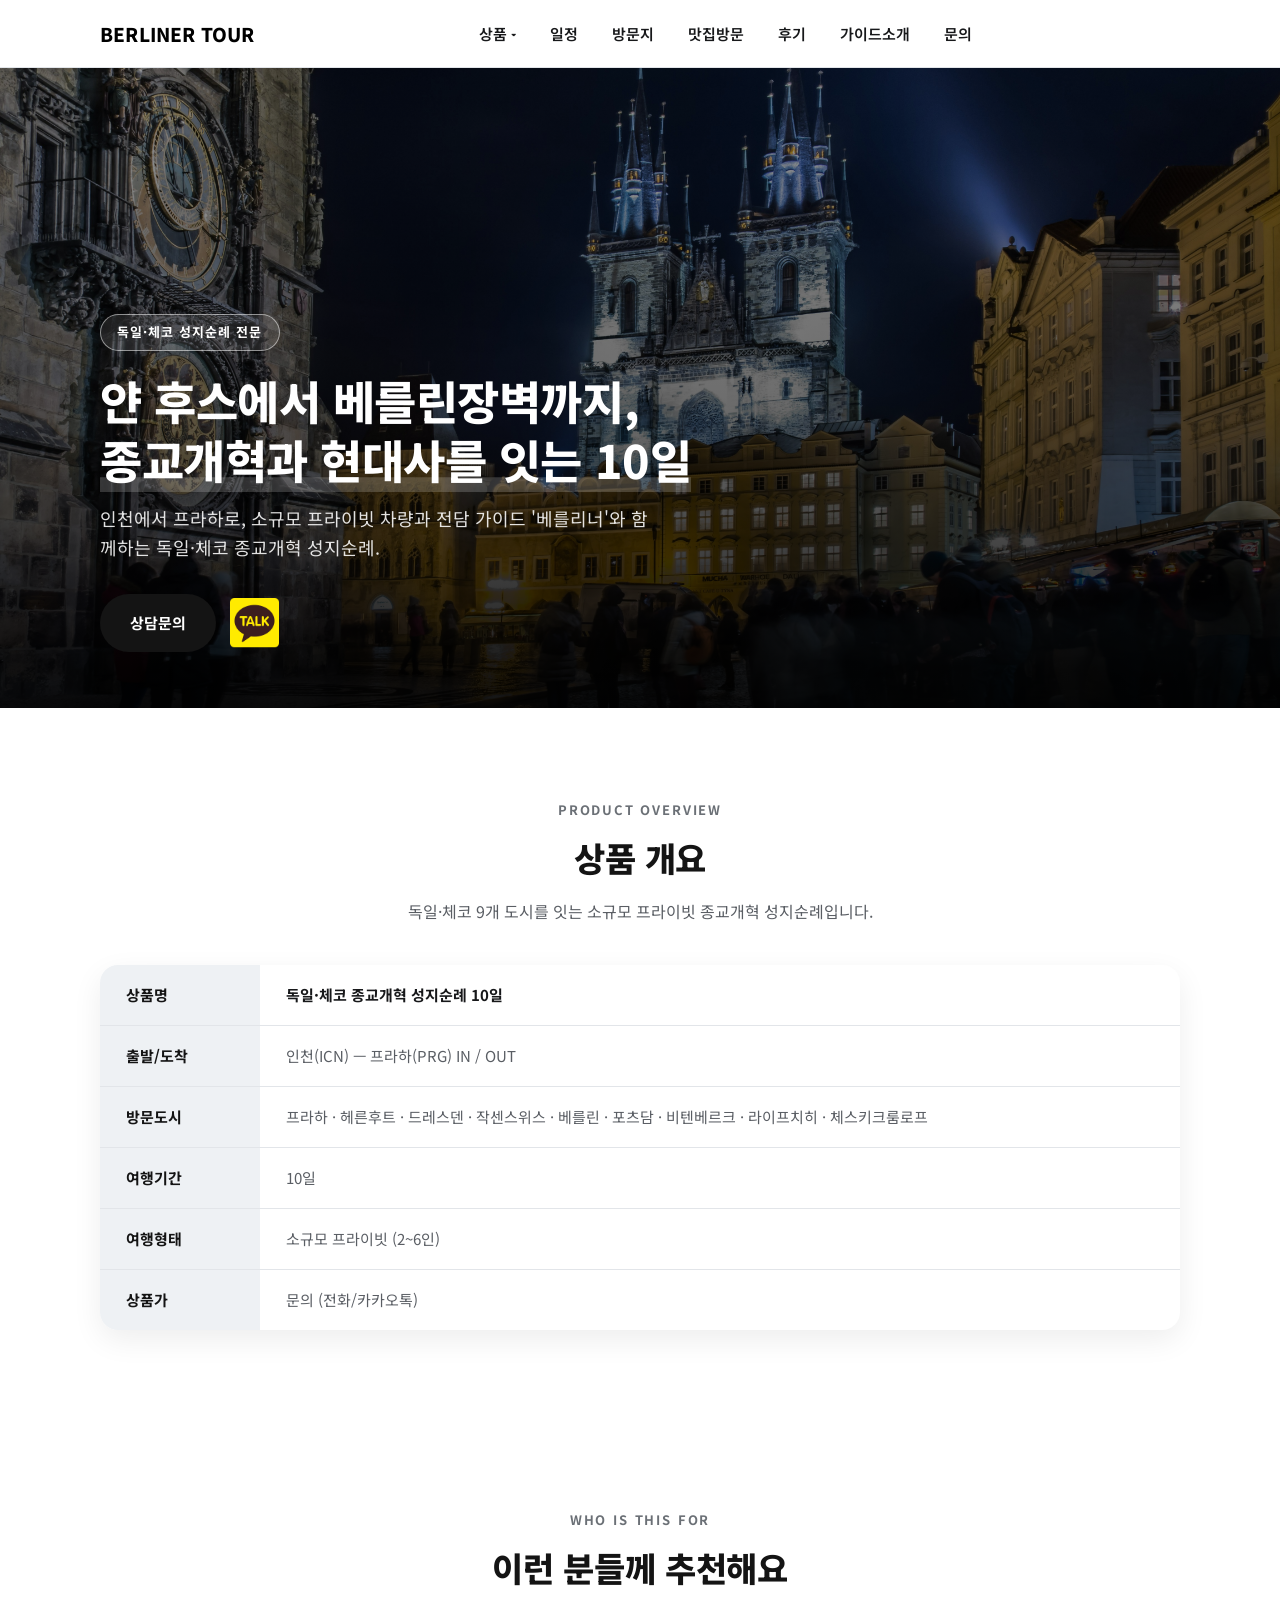
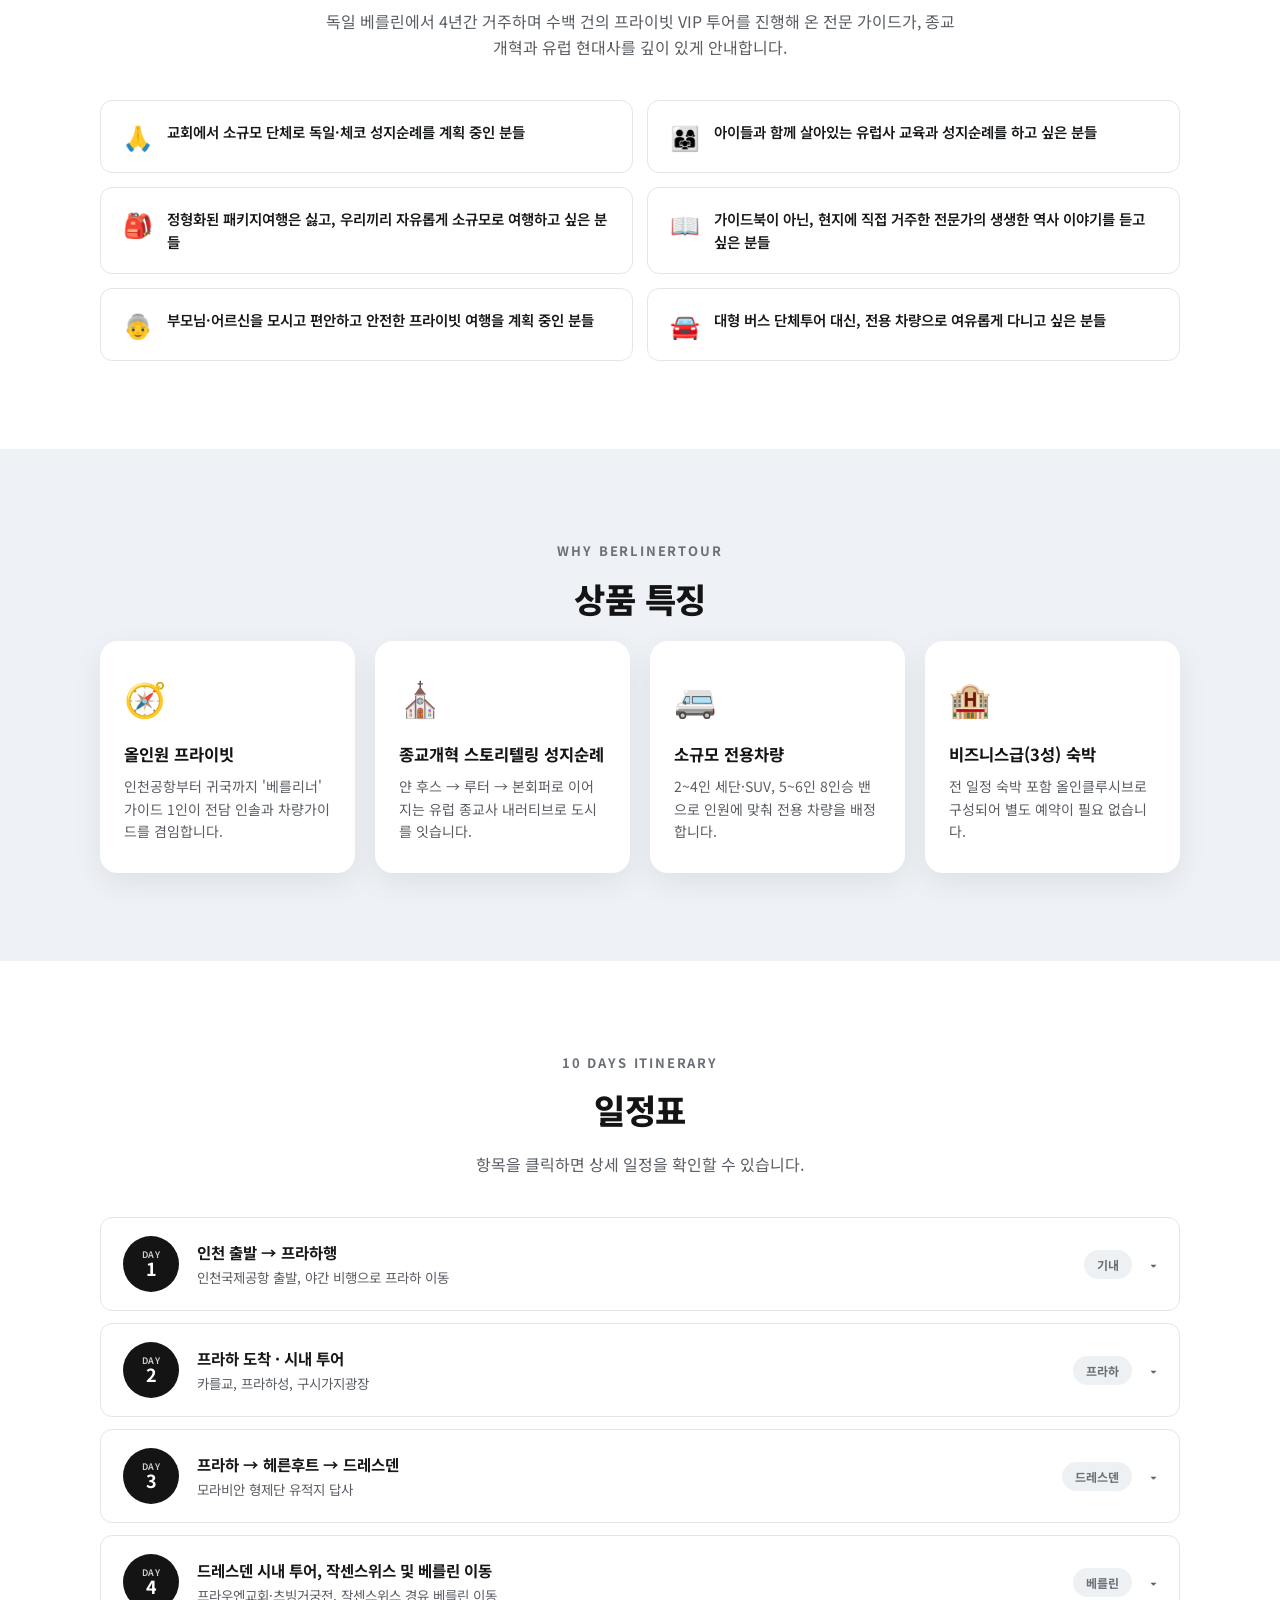
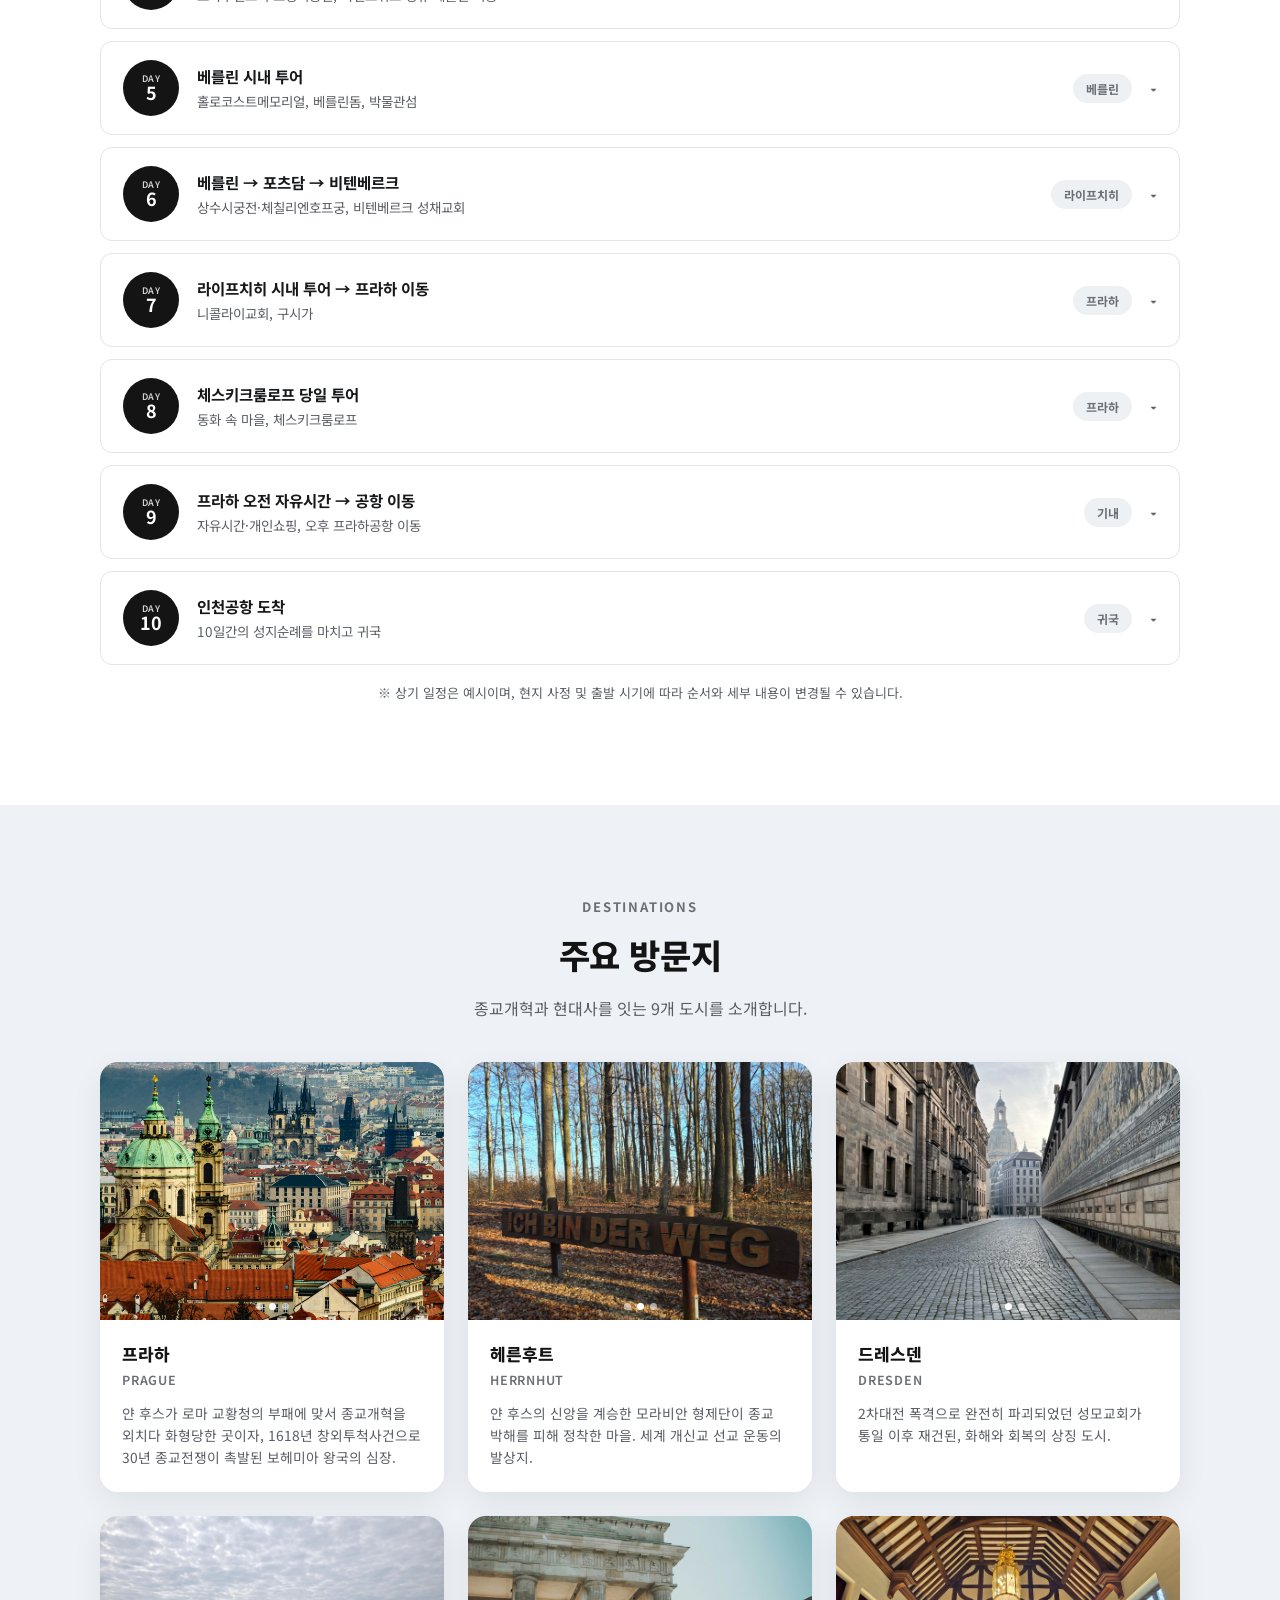
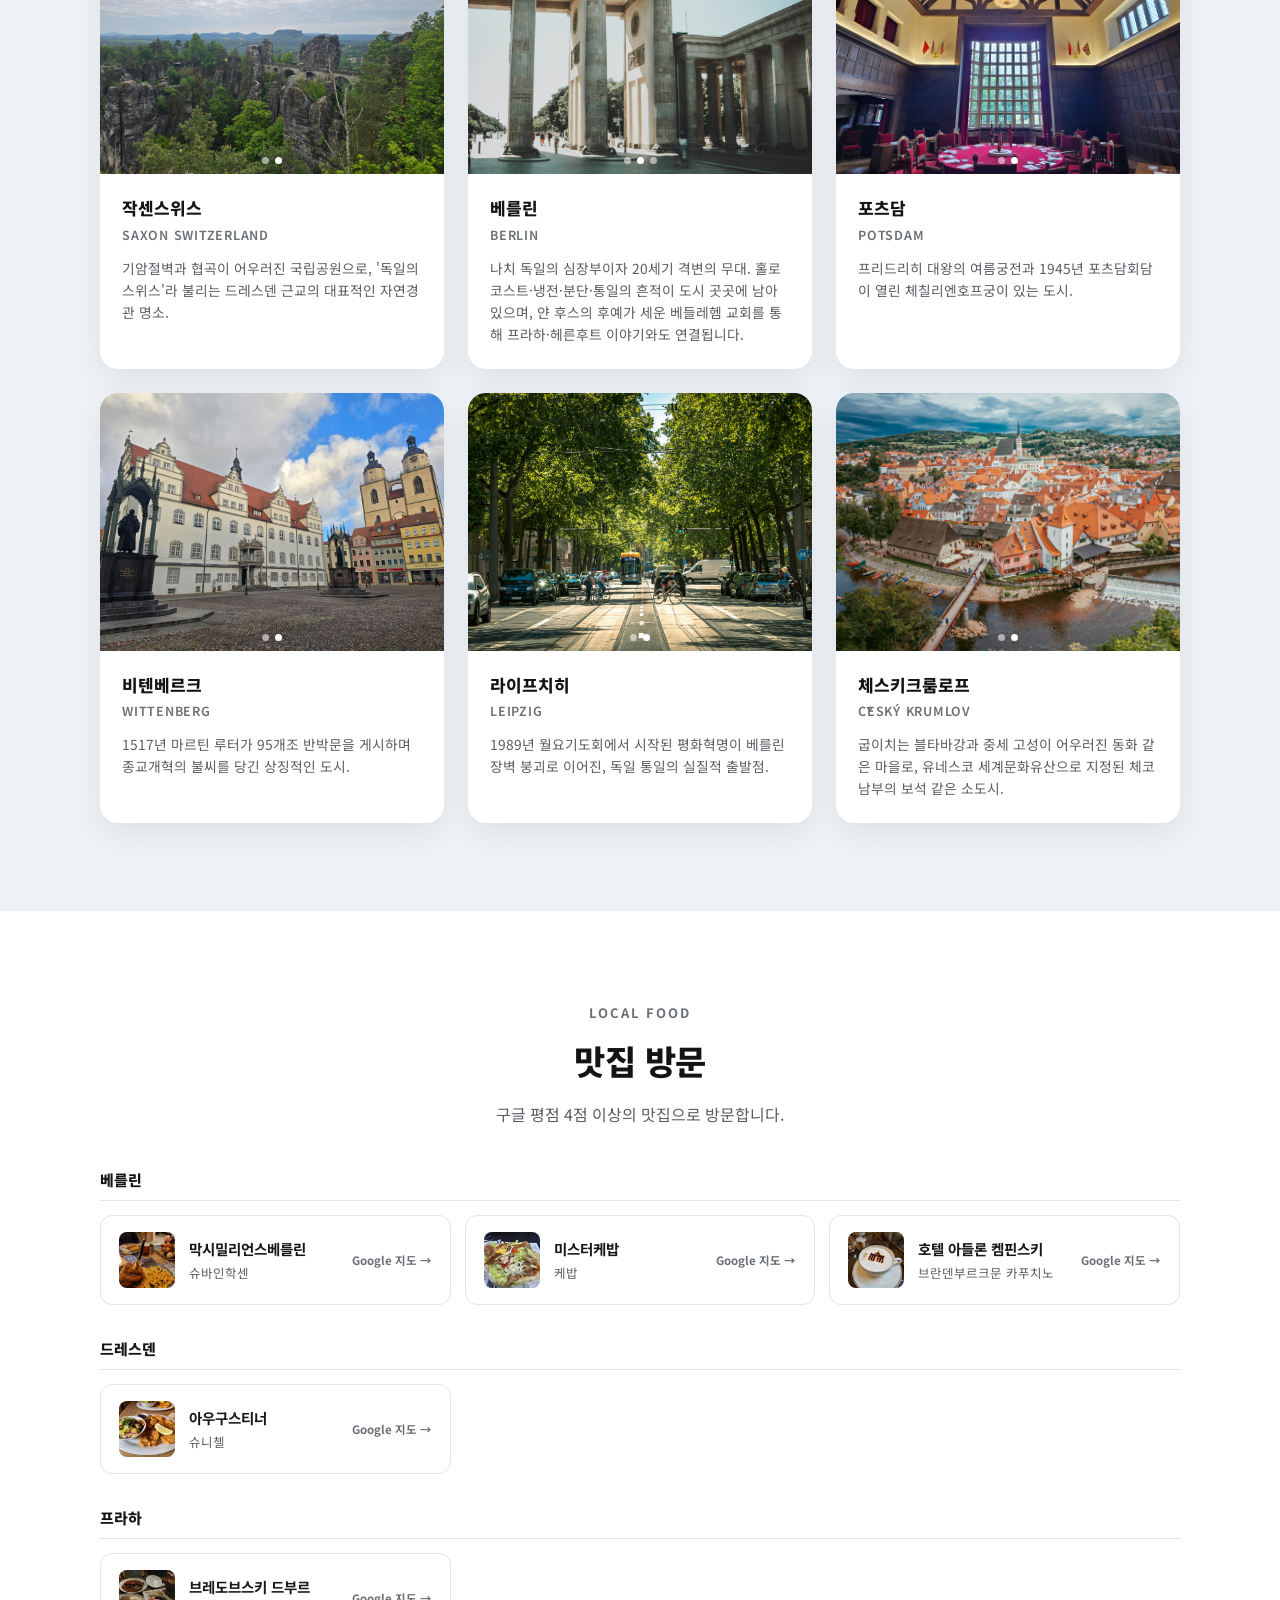
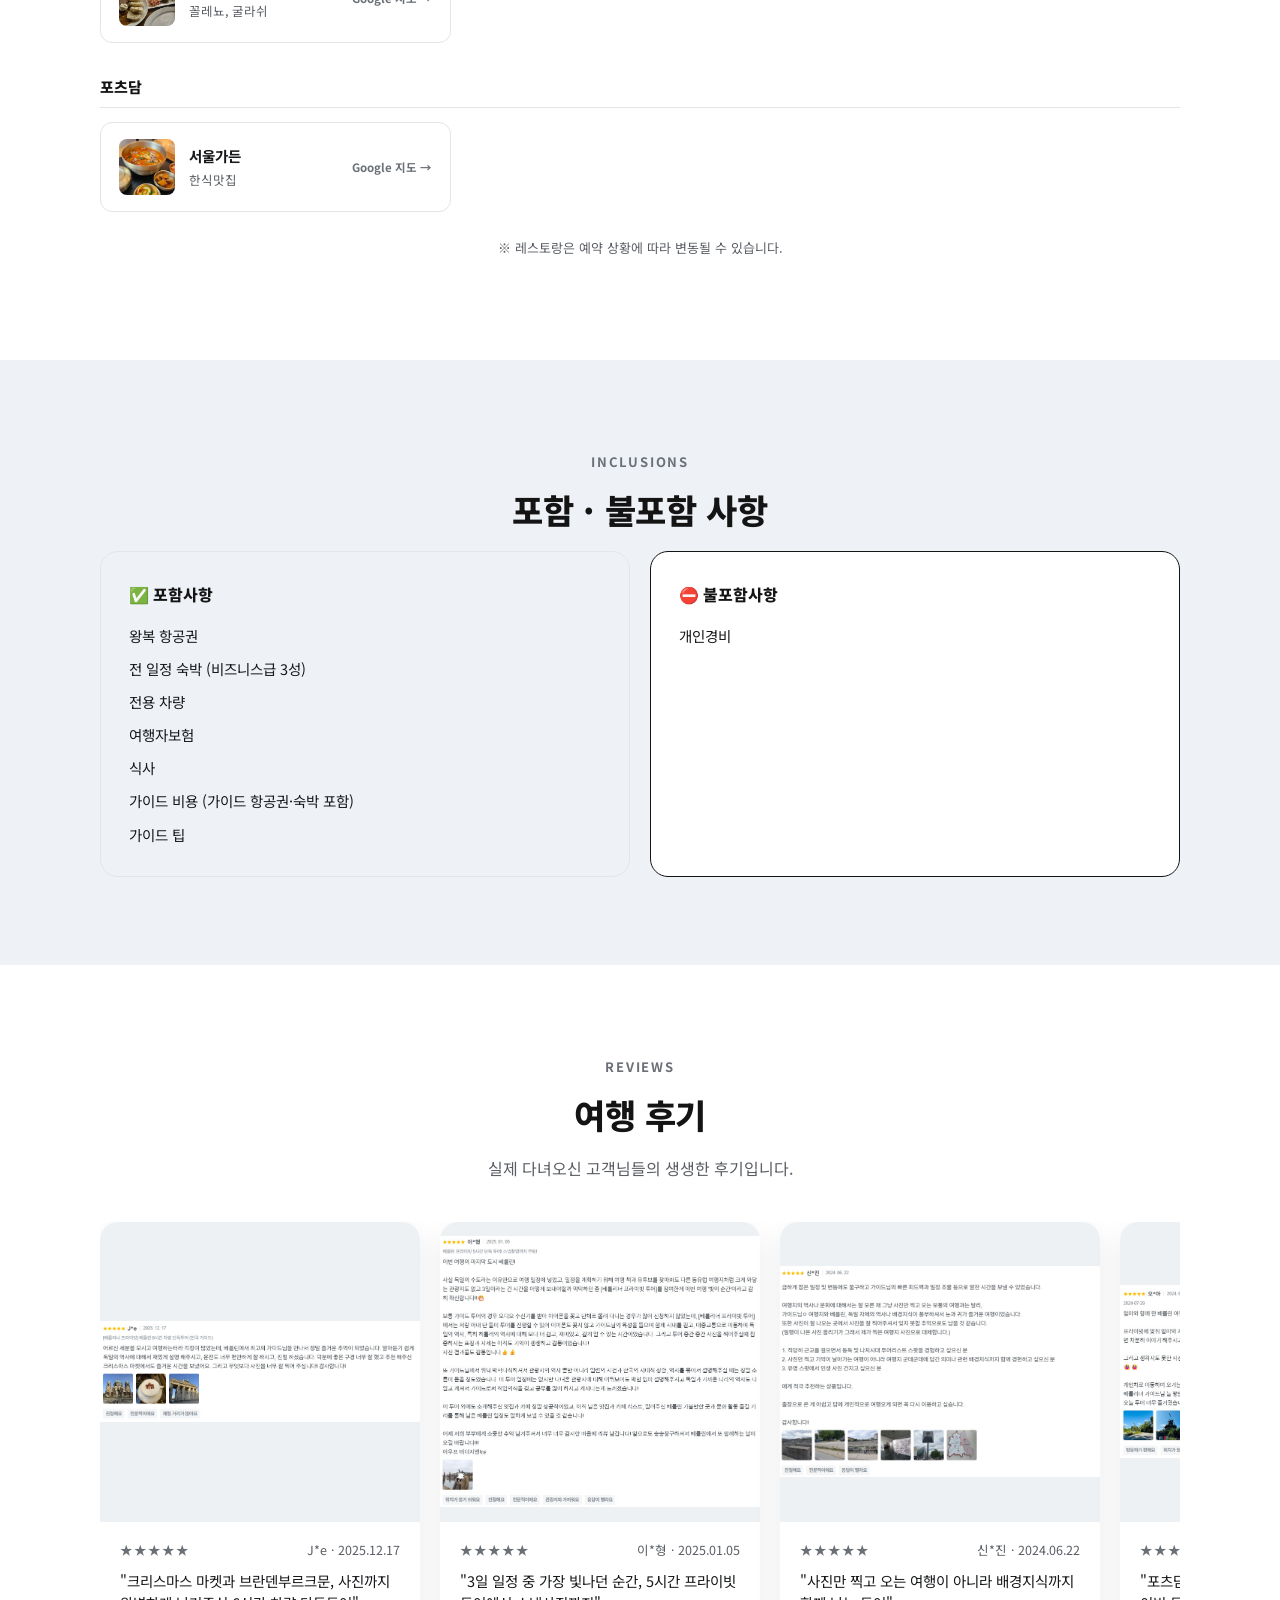
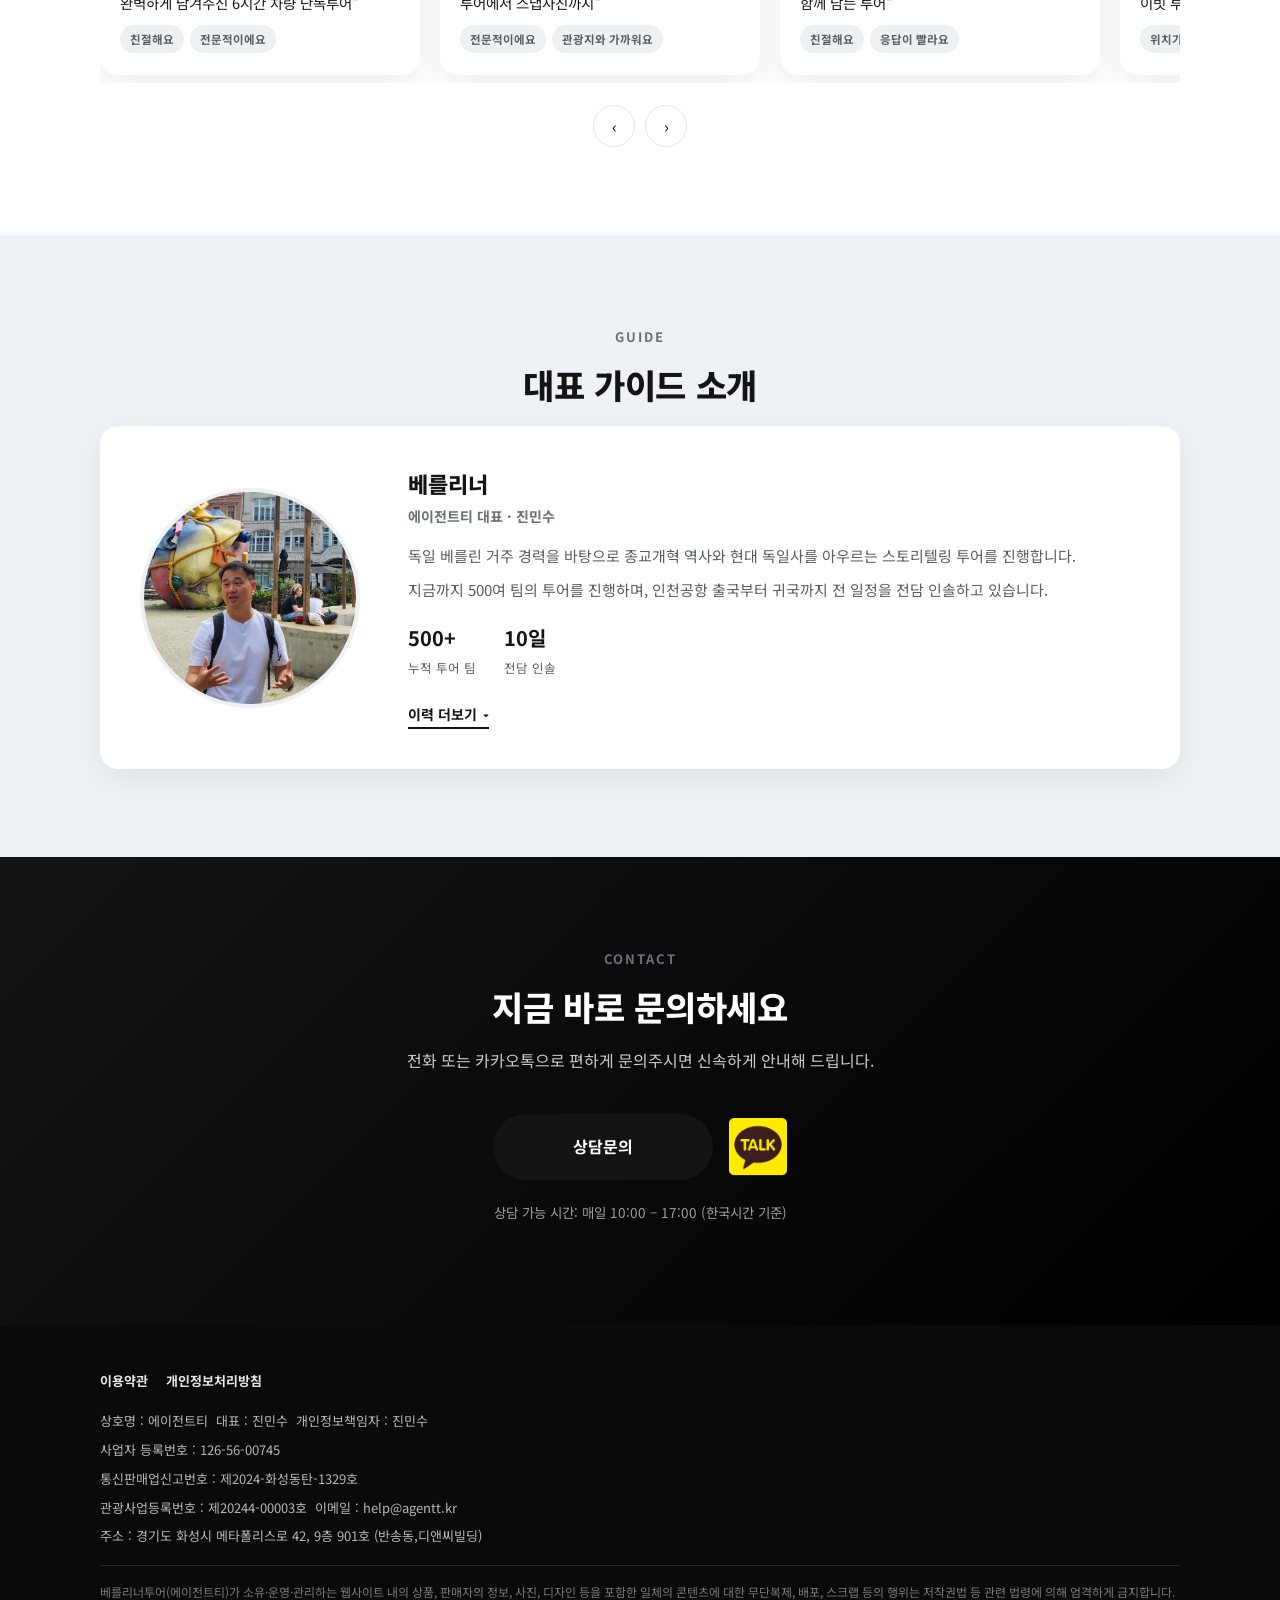
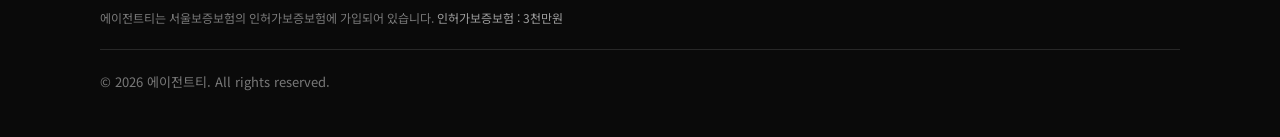
<file: products/germany-czech/index.html>
<!DOCTYPE html>
<html lang="ko">
<head>
<meta charset="UTF-8">
<meta name="viewport" content="width=device-width, initial-scale=1.0">
<meta name="naver-site-verification" content="f95f366794834f6e3ee52d83ea23f26d4721cbb2">
<title>베를리너투어 | 독일·체코 종교개혁 성지순례 10일</title>
<meta name="description" content="독일·체코 종교개혁 성지순례 10일, 얀 후스에서 베를린장벽까지. 프라하·베를린 등 9개 도시 소규모 프라이빗 투어, 베를리너투어.">
<link rel="canonical" href="https://berliner.agentt.kr/products/germany-czech/">

<meta property="og:type" content="website">
<meta property="og:title" content="베를리너투어 | 독일·체코 종교개혁 성지순례 10일">
<meta property="og:description" content="얀 후스에서 베를린장벽까지, 종교개혁과 현대사를 잇는 10일. 소규모 프라이빗 성지순례 베를리너투어.">
<meta property="og:image" content="/images/og-image.jpg">
<meta property="og:locale" content="ko_KR">

<link rel="preconnect" href="https://fonts.googleapis.com">
<link rel="preconnect" href="https://fonts.gstatic.com" crossorigin>
<link href="https://fonts.googleapis.com/css2?family=Noto+Sans+KR:wght@400;500;600;700;800&display=swap" rel="stylesheet">
<link rel="stylesheet" href="/assets/css/style.css?v=202609140701">
</head>
<body>

<!-- ============================== HEADER / GNB ============================== -->
<header class="site-header">
  <nav class="nav">
    <a href="#top" class="nav-logo">BERLINER TOUR</a>

    <ul class="nav-menu">
      <li class="nav-item has-dropdown">
        <a href="#overview" class="nav-link nav-link--dropdown">상품 <span class="caret">▾</span></a>
        <ul class="nav-dropdown" data-products-dropdown>
          <li>
            <a href="/products/germany-czech/" class="nav-dropdown-link">
              <span>독일·체코 성지순례</span><span class="status">판매중</span>
            </a>
          </li>
        </ul>
      </li>
      <li class="nav-item"><a href="#itinerary" class="nav-link">일정</a></li>
      <li class="nav-item"><a href="#destinations" class="nav-link">방문지</a></li>
      <li class="nav-item"><a href="#restaurants" class="nav-link">맛집방문</a></li>
      <li class="nav-item"><a href="#reviews" class="nav-link">후기</a></li>
      <li class="nav-item"><a href="#guide" class="nav-link">가이드소개</a></li>
      <li class="nav-item"><a href="#contact" class="nav-link">문의</a></li>
    </ul>

    <button class="nav-toggle" aria-label="메뉴 열기" aria-expanded="false">
      <span></span><span></span><span></span>
    </button>
  </nav>
</header>

<!-- ============================== HERO ============================== -->
<section class="hero" id="top">
  <div class="hero-slides">
    <div class="hero-slide is-active" style="background-image:url('/images/hero/1.jpg')"></div>
    <div class="hero-slide" style="background-image:url('/images/hero/2.jpg')"></div>
  </div>
  <div class="hero-content">
    <span class="hero-badge">독일·체코 성지순례 전문</span>
    <h1 class="hero-title">얀 후스에서 베를린장벽까지,<br><em>종교개혁과 현대사를 잇는 10일</em></h1>
    <p class="hero-sub">인천에서 프라하로, 소규모 프라이빗 차량과 전담 가이드 '베를리너'와 함께하는 독일·체코 종교개혁 성지순례.</p>
    <div class="cta-row">
      <a href="tel:01082004994" class="btn btn--primary">상담문의</a>
      <a href="https://open.kakao.com/o/sonpDsNi" target="_blank" rel="noopener" class="kakao-btn-link">
        <img src="/images/buttons/kakao.png" alt="카카오톡 상담하기" class="kakao-btn-img">
      </a>
    </div>
  </div>
</section>

<!-- ============================== 상품 개요 ============================== -->
<section class="section" id="overview">
  <div class="container">
    <div class="section-head">
      <span class="section-eyebrow">Product Overview</span>
      <h2 class="section-title">상품 개요</h2>
      <p class="section-desc">독일·체코 9개 도시를 잇는 소규모 프라이빗 종교개혁 성지순례입니다.</p>
    </div>

    <table class="overview-table">
      <tr><th>상품명</th><td><strong>독일·체코 종교개혁 성지순례 10일</strong></td></tr>
      <tr><th>출발/도착</th><td>인천(ICN) — 프라하(PRG) IN / OUT</td></tr>
      <tr><th>방문도시</th><td>프라하 · 헤른후트 · 드레스덴 · 작센스위스 · 베를린 · 포츠담 · 비텐베르크 · 라이프치히 · 체스키크룸로프</td></tr>
      <tr><th>여행기간</th><td>10일</td></tr>
      <tr><th>여행형태</th><td>소규모 프라이빗 (2~6인)</td></tr>
      <tr><th>상품가</th><td>문의 (전화/카카오톡)</td></tr>
    </table>
  </div>
</section>

<!-- ============================== 이런 분들께 추천해요 ============================== -->
<section class="section">
  <div class="container">
    <div class="section-head">
      <span class="section-eyebrow">Who Is This For</span>
      <h2 class="section-title">이런 분들께 추천해요</h2>
      <p class="section-desc">독일 베를린에서 4년간 거주하며 수백 건의 프라이빗 VIP 투어를 진행해 온 전문 가이드가, 종교개혁과 유럽 현대사를 깊이 있게 안내합니다.</p>
    </div>

    <div class="recommend-grid">
      <div class="recommend-item">
        <span class="recommend-icon">🙏</span>
        <span class="recommend-text">교회에서 소규모 단체로 독일·체코 성지순례를 계획 중인 분들</span>
      </div>
      <div class="recommend-item">
        <span class="recommend-icon">👨‍👩‍👧</span>
        <span class="recommend-text">아이들과 함께 살아있는 유럽사 교육과 성지순례를 하고 싶은 분들</span>
      </div>
      <div class="recommend-item">
        <span class="recommend-icon">🎒</span>
        <span class="recommend-text">정형화된 패키지여행은 싫고, 우리끼리 자유롭게 소규모로 여행하고 싶은 분들</span>
      </div>
      <div class="recommend-item">
        <span class="recommend-icon">📖</span>
        <span class="recommend-text">가이드북이 아닌, 현지에 직접 거주한 전문가의 생생한 역사 이야기를 듣고 싶은 분들</span>
      </div>
      <div class="recommend-item">
        <span class="recommend-icon">👵</span>
        <span class="recommend-text">부모님·어르신을 모시고 편안하고 안전한 프라이빗 여행을 계획 중인 분들</span>
      </div>
      <div class="recommend-item">
        <span class="recommend-icon">🚘</span>
        <span class="recommend-text">대형 버스 단체투어 대신, 전용 차량으로 여유롭게 다니고 싶은 분들</span>
      </div>
    </div>
  </div>
</section>

<!-- ============================== 상품 특징 ============================== -->
<section class="section section--alt">
  <div class="container">
    <div class="section-head">
      <span class="section-eyebrow">Why Berlinertour</span>
      <h2 class="section-title">상품 특징</h2>
    </div>

    <div class="feature-grid">
      <div class="feature-card">
        <div class="feature-icon">🧭</div>
        <h3 class="feature-title">올인원 프라이빗</h3>
        <p class="feature-text">인천공항부터 귀국까지 '베를리너' 가이드 1인이 전담 인솔과 차량가이드를 겸임합니다.</p>
      </div>
      <div class="feature-card">
        <div class="feature-icon">⛪</div>
        <h3 class="feature-title">종교개혁 스토리텔링 성지순례</h3>
        <p class="feature-text">얀 후스 → 루터 → 본회퍼로 이어지는 유럽 종교사 내러티브로 도시를 잇습니다.</p>
      </div>
      <div class="feature-card">
        <div class="feature-icon">🚐</div>
        <h3 class="feature-title">소규모 전용차량</h3>
        <p class="feature-text">2~4인 세단·SUV, 5~6인 8인승 밴으로 인원에 맞춰 전용 차량을 배정합니다.</p>
      </div>
      <div class="feature-card">
        <div class="feature-icon">🏨</div>
        <h3 class="feature-title">비즈니스급(3성) 숙박</h3>
        <p class="feature-text">전 일정 숙박 포함 올인클루시브로 구성되어 별도 예약이 필요 없습니다.</p>
      </div>
    </div>
  </div>
</section>

<!-- ============================== 일정표 ============================== -->
<section class="section" id="itinerary">
  <div class="container">
    <div class="section-head">
      <span class="section-eyebrow">10 Days Itinerary</span>
      <h2 class="section-title">일정표</h2>
      <p class="section-desc">항목을 클릭하면 상세 일정을 확인할 수 있습니다.</p>
    </div>

    <div class="itinerary-list">

      <div class="day-card">
        <button class="day-summary">
          <span class="day-num"><small>DAY</small><strong>1</strong></span>
          <span class="day-heading">
            <p class="day-route">인천 출발 → 프라하행</p>
            <p class="day-brief">인천국제공항 출발, 야간 비행으로 프라하 이동</p>
          </span>
          <span class="day-badge">기내</span>
          <span class="day-chevron">▾</span>
        </button>
        <div class="day-detail">
          <div class="day-detail-inner">
            <p>인천국제공항에서 출발하여 프라하(PRG)로 향합니다. 기내에서 첫날 밤을 보냅니다.</p>
            <div class="meta-row"><span>🛏 숙박: 기내</span></div>
          </div>
        </div>
      </div>

      <div class="day-card">
        <button class="day-summary">
          <span class="day-num"><small>DAY</small><strong>2</strong></span>
          <span class="day-heading">
            <p class="day-route">프라하 도착 · 시내 투어</p>
            <p class="day-brief">카를교, 프라하성, 구시가지광장</p>
          </span>
          <span class="day-badge">프라하</span>
          <span class="day-chevron">▾</span>
        </button>
        <div class="day-detail">
          <div class="day-detail-inner">
            <p>프라하 공항 도착 후 전용 차량으로 이동하며 얀 후스가 종교개혁을 외쳤던 보헤미아 왕국의 심장, 프라하를 둘러봅니다. 카를교와 프라하성, 구시가지광장을 도보로 답사합니다.</p>
            <div class="meta-row"><span>🛏 숙박: 프라하</span></div>
          </div>
        </div>
      </div>

      <div class="day-card">
        <button class="day-summary">
          <span class="day-num"><small>DAY</small><strong>3</strong></span>
          <span class="day-heading">
            <p class="day-route">프라하 → 헤른후트 → 드레스덴</p>
            <p class="day-brief">모라비안 형제단 유적지 답사</p>
          </span>
          <span class="day-badge">드레스덴</span>
          <span class="day-chevron">▾</span>
        </button>
        <div class="day-detail">
          <div class="day-detail-inner">
            <p>전용 차량으로 국경을 넘어 헤른후트로 이동합니다. 얀 후스의 신앙을 계승한 모라비안 형제단이 정착한 마을과 진젠도르프 저택, 모라비안 묘지를 둘러본 뒤 드레스덴으로 이동합니다.</p>
            <div class="meta-row"><span>🛏 숙박: 드레스덴</span></div>
          </div>
        </div>
      </div>

      <div class="day-card">
        <button class="day-summary">
          <span class="day-num"><small>DAY</small><strong>4</strong></span>
          <span class="day-heading">
            <p class="day-route">드레스덴 시내 투어, 작센스위스 및 베를린 이동</p>
            <p class="day-brief">프라우엔교회·츠빙거궁전, 작센스위스 경유 베를린 이동</p>
          </span>
          <span class="day-badge">베를린</span>
          <span class="day-chevron">▾</span>
        </button>
        <div class="day-detail">
          <div class="day-detail-inner">
            <p>2차대전 폭격으로 파괴되었다가 통일 이후 재건된 성모교회(프라우엔교회)를 중심으로, 화해와 회복의 상징 도시 드레스덴을 둘러봅니다. 츠빙거궁전과 브륄의 테라스도 함께 방문합니다. 작센스위스로 이동하여, 독일의 스위스를 관람합니다. 베를린으로 차량 이동합니다.</p>
            <div class="meta-row"><span>🛏 숙박: 베를린</span></div>
          </div>
        </div>
      </div>

      <div class="day-card">
        <button class="day-summary">
          <span class="day-num"><small>DAY</small><strong>5</strong></span>
          <span class="day-heading">
            <p class="day-route">베를린 시내 투어</p>
            <p class="day-brief">홀로코스트메모리얼, 베를린돔, 박물관섬</p>
          </span>
          <span class="day-badge">베를린</span>
          <span class="day-chevron">▾</span>
        </button>
        <div class="day-detail">
          <div class="day-detail-inner">
            <p>나치 독일의 심장부이자 20세기 격변의 무대였던 베를린을 심층 탐방합니다. 홀로코스트메모리얼, 베를린돔, 박물관섬을 방문하며, 얀 후스의 후예가 세운 베들레헴 교회를 통해 프라하·헤른후트 이야기와도 연결됩니다.</p>
            <div class="meta-row"><span>🛏 숙박: 베를린</span></div>
          </div>
        </div>
      </div>

      <div class="day-card">
        <button class="day-summary">
          <span class="day-num"><small>DAY</small><strong>6</strong></span>
          <span class="day-heading">
            <p class="day-route">베를린 → 포츠담 → 비텐베르크</p>
            <p class="day-brief">상수시궁전·체칠리엔호프궁, 비텐베르크 성채교회</p>
          </span>
          <span class="day-badge">라이프치히</span>
          <span class="day-chevron">▾</span>
        </button>
        <div class="day-detail">
          <div class="day-detail-inner">
            <p>프리드리히 대왕의 여름궁전 상수시궁전과, 1945년 포츠담회담이 열린 체칠리엔호프궁을 방문, 1517년 마르틴 루터가 95개조 반박문을 게시하며 종교개혁의 불씨를 당긴 비텐베르크의 성채교회와 루터의 집을 방문한 뒤 라이프치히로 이동합니다.</p>
            <div class="meta-row"><span>🛏 숙박: 라이프치히</span></div>
          </div>
        </div>
      </div>

      <div class="day-card">
        <button class="day-summary">
          <span class="day-num"><small>DAY</small><strong>7</strong></span>
          <span class="day-heading">
            <p class="day-route">라이프치히 시내 투어 → 프라하 이동</p>
            <p class="day-brief">니콜라이교회, 구시가</p>
          </span>
          <span class="day-badge">프라하</span>
          <span class="day-chevron">▾</span>
        </button>
        <div class="day-detail">
          <div class="day-detail-inner">
            <p>1989년 월요기도회에서 시작된 평화혁명이 베를린장벽 붕괴로 이어진 독일 통일의 실질적 출발점, 니콜라이교회와 라이프치히 구시가를 둘러본 뒤 프라하로 이동합니다.</p>
            <div class="meta-row"><span>🛏 숙박: 프라하</span></div>
          </div>
        </div>
      </div>

      <div class="day-card">
        <button class="day-summary">
          <span class="day-num"><small>DAY</small><strong>8</strong></span>
          <span class="day-heading">
            <p class="day-route">체스키크룸로프 당일 투어</p>
            <p class="day-brief">동화 속 마을, 체스키크룸로프</p>
          </span>
          <span class="day-badge">프라하</span>
          <span class="day-chevron">▾</span>
        </button>
        <div class="day-detail">
          <div class="day-detail-inner">
            <p>동화 속 마을, 체코의 체스키크룸로프 당일 투어를 합니다.</p>
            <div class="meta-row"><span>🛏 숙박: 프라하</span></div>
          </div>
        </div>
      </div>

      <div class="day-card">
        <button class="day-summary">
          <span class="day-num"><small>DAY</small><strong>9</strong></span>
          <span class="day-heading">
            <p class="day-route">프라하 오전 자유시간 → 공항 이동</p>
            <p class="day-brief">자유시간·개인쇼핑, 오후 프라하공항 이동</p>
          </span>
          <span class="day-badge">기내</span>
          <span class="day-chevron">▾</span>
        </button>
        <div class="day-detail">
          <div class="day-detail-inner">
            <p>오전 프라하 시내에서 자유시간 및 개인쇼핑, 멋스러운 시내에서 커피타임을 갖습니다. 오후에 프라하공항으로 이동합니다.</p>
            <div class="meta-row"><span>🛏 숙박: 기내</span></div>
          </div>
        </div>
      </div>

      <div class="day-card">
        <button class="day-summary">
          <span class="day-num"><small>DAY</small><strong>10</strong></span>
          <span class="day-heading">
            <p class="day-route">인천공항 도착</p>
            <p class="day-brief">10일간의 성지순례를 마치고 귀국</p>
          </span>
          <span class="day-badge">귀국</span>
          <span class="day-chevron">▾</span>
        </button>
        <div class="day-detail">
          <div class="day-detail-inner">
            <p>인천국제공항에 도착하며 10일간의 독일·체코 종교개혁 성지순례를 마칩니다.</p>
            <div class="meta-row"><span>🛏 숙박: -</span></div>
          </div>
        </div>
      </div>

    </div>
    <p style="text-align:center;color:var(--color-ink-soft);font-size:13px;margin-top:18px;">
      ※ 상기 일정은 예시이며, 현지 사정 및 출발 시기에 따라 순서와 세부 내용이 변경될 수 있습니다.
    </p>
  </div>
</section>

<!-- ============================== 주요 방문지 ============================== -->
<section class="section section--alt" id="destinations">
  <div class="container">
    <div class="section-head">
      <span class="section-eyebrow">Destinations</span>
      <h2 class="section-title">주요 방문지</h2>
      <p class="section-desc">종교개혁과 현대사를 잇는 9개 도시를 소개합니다.</p>
    </div>

    <div class="dest-grid">

      <div class="dest-card">
        <div class="dest-media">
          <img src="/images/destinations/prague/1.jpg" alt="프라하 1" class="is-active">
          <img src="/images/destinations/prague/2.jpg" alt="프라하 2">
          <img src="/images/destinations/prague/3.jpg" alt="프라하 3">
          <div class="dest-thumbs">
            <button class="dest-thumb-dot is-active"></button>
            <button class="dest-thumb-dot"></button>
            <button class="dest-thumb-dot"></button>
          </div>
        </div>
        <div class="dest-body">
          <h3 class="dest-name">프라하</h3>
          <p class="dest-name-en">Prague</p>
          <p class="dest-desc">얀 후스가 로마 교황청의 부패에 맞서 종교개혁을 외치다 화형당한 곳이자, 1618년 창외투척사건으로 30년 종교전쟁이 촉발된 보헤미아 왕국의 심장.</p>
        </div>
      </div>

      <div class="dest-card">
        <div class="dest-media">
          <img src="/images/destinations/herrnhut/1.jpg" alt="헤른후트 1" class="is-active">
          <img src="/images/destinations/herrnhut/2.jpg" alt="헤른후트 2">
          <img src="/images/destinations/herrnhut/3.jpg" alt="헤른후트 3">
          <div class="dest-thumbs">
            <button class="dest-thumb-dot is-active"></button>
            <button class="dest-thumb-dot"></button>
            <button class="dest-thumb-dot"></button>
          </div>
        </div>
        <div class="dest-body">
          <h3 class="dest-name">헤른후트</h3>
          <p class="dest-name-en">Herrnhut</p>
          <p class="dest-desc">얀 후스의 신앙을 계승한 모라비안 형제단이 종교 박해를 피해 정착한 마을. 세계 개신교 선교 운동의 발상지.</p>
        </div>
      </div>

      <div class="dest-card">
        <div class="dest-media">
          <img src="/images/destinations/dresden/1.jpg" alt="드레스덴 1" class="is-active">
          <img src="/images/destinations/dresden/2.jpg" alt="드레스덴 2">
          <img src="/images/destinations/dresden/3.jpg" alt="드레스덴 3">
          <div class="dest-thumbs">
            <button class="dest-thumb-dot is-active"></button>
            <button class="dest-thumb-dot"></button>
            <button class="dest-thumb-dot"></button>
          </div>
        </div>
        <div class="dest-body">
          <h3 class="dest-name">드레스덴</h3>
          <p class="dest-name-en">Dresden</p>
          <p class="dest-desc">2차대전 폭격으로 완전히 파괴되었던 성모교회가 통일 이후 재건된, 화해와 회복의 상징 도시.</p>
        </div>
      </div>

      <div class="dest-card">
        <div class="dest-media">
          <img src="/images/destinations/saxon-switzerland/1.jpg" alt="작센스위스 1" class="is-active">
          <img src="/images/destinations/saxon-switzerland/2.jpg" alt="작센스위스 2">
          <div class="dest-thumbs">
            <button class="dest-thumb-dot is-active"></button>
            <button class="dest-thumb-dot"></button>
          </div>
        </div>
        <div class="dest-body">
          <h3 class="dest-name">작센스위스</h3>
          <p class="dest-name-en">Saxon Switzerland</p>
          <p class="dest-desc">기암절벽과 협곡이 어우러진 국립공원으로, '독일의 스위스'라 불리는 드레스덴 근교의 대표적인 자연경관 명소.</p>
        </div>
      </div>

      <div class="dest-card">
        <div class="dest-media">
          <img src="/images/destinations/berlin/1.jpg" alt="베를린 1" class="is-active">
          <img src="/images/destinations/berlin/2.jpg" alt="베를린 2">
          <img src="/images/destinations/berlin/3.jpg" alt="베를린 3">
          <div class="dest-thumbs">
            <button class="dest-thumb-dot is-active"></button>
            <button class="dest-thumb-dot"></button>
            <button class="dest-thumb-dot"></button>
          </div>
        </div>
        <div class="dest-body">
          <h3 class="dest-name">베를린</h3>
          <p class="dest-name-en">Berlin</p>
          <p class="dest-desc">나치 독일의 심장부이자 20세기 격변의 무대. 홀로코스트·냉전·분단·통일의 흔적이 도시 곳곳에 남아 있으며, 얀 후스의 후예가 세운 베들레헴 교회를 통해 프라하·헤른후트 이야기와도 연결됩니다.</p>
        </div>
      </div>

      <div class="dest-card">
        <div class="dest-media">
          <img src="/images/destinations/potsdam/1.jpg" alt="포츠담 1" class="is-active">
          <img src="/images/destinations/potsdam/2.jpg" alt="포츠담 2">
          <div class="dest-thumbs">
            <button class="dest-thumb-dot is-active"></button>
            <button class="dest-thumb-dot"></button>
          </div>
        </div>
        <div class="dest-body">
          <h3 class="dest-name">포츠담</h3>
          <p class="dest-name-en">Potsdam</p>
          <p class="dest-desc">프리드리히 대왕의 여름궁전과 1945년 포츠담회담이 열린 체칠리엔호프궁이 있는 도시.</p>
        </div>
      </div>

      <div class="dest-card">
        <div class="dest-media">
          <img src="/images/destinations/wittenberg/1.jpg" alt="비텐베르크 1" class="is-active">
          <img src="/images/destinations/wittenberg/2.jpg" alt="비텐베르크 2">
          <div class="dest-thumbs">
            <button class="dest-thumb-dot is-active"></button>
            <button class="dest-thumb-dot"></button>
          </div>
        </div>
        <div class="dest-body">
          <h3 class="dest-name">비텐베르크</h3>
          <p class="dest-name-en">Wittenberg</p>
          <p class="dest-desc">1517년 마르틴 루터가 95개조 반박문을 게시하며 종교개혁의 불씨를 당긴 상징적인 도시.</p>
        </div>
      </div>

      <div class="dest-card">
        <div class="dest-media">
          <img src="/images/destinations/leipzig/1.jpg" alt="라이프치히 1" class="is-active">
          <img src="/images/destinations/leipzig/2.jpg" alt="라이프치히 2">
          <div class="dest-thumbs">
            <button class="dest-thumb-dot is-active"></button>
            <button class="dest-thumb-dot"></button>
          </div>
        </div>
        <div class="dest-body">
          <h3 class="dest-name">라이프치히</h3>
          <p class="dest-name-en">Leipzig</p>
          <p class="dest-desc">1989년 월요기도회에서 시작된 평화혁명이 베를린장벽 붕괴로 이어진, 독일 통일의 실질적 출발점.</p>
        </div>
      </div>

      <div class="dest-card">
        <div class="dest-media">
          <img src="/images/destinations/cesky-krumlov/1.jpg" alt="체스키크룸로프 1" class="is-active">
          <img src="/images/destinations/cesky-krumlov/2.jpg" alt="체스키크룸로프 2">
          <div class="dest-thumbs">
            <button class="dest-thumb-dot is-active"></button>
            <button class="dest-thumb-dot"></button>
          </div>
        </div>
        <div class="dest-body">
          <h3 class="dest-name">체스키크룸로프</h3>
          <p class="dest-name-en">Český Krumlov</p>
          <p class="dest-desc">굽이치는 블타바강과 중세 고성이 어우러진 동화 같은 마을로, 유네스코 세계문화유산으로 지정된 체코 남부의 보석 같은 소도시.</p>
        </div>
      </div>

    </div>
  </div>
</section>

<!-- ============================== 맛집 방문 ============================== -->
<section class="section" id="restaurants">
  <div class="container">
    <div class="section-head">
      <span class="section-eyebrow">Local Food</span>
      <h2 class="section-title">맛집 방문</h2>
      <p class="section-desc">구글 평점 4점 이상의 맛집으로 방문합니다.</p>
    </div>

    <div class="food-city-group">
      <h3 class="food-city-name">베를린</h3>
      <div class="food-grid">
        <a class="food-card" href="https://maps.app.goo.gl/NAnNvjHVqneHnjRJA" target="_blank" rel="noopener">
          <span class="food-photo"><img src="/images/restaurants/berlin-maximilians/1.jpg" alt="막시밀리언스베를린"></span>
          <span class="food-info">
            <span class="food-name">막시밀리언스베를린</span>
            <span class="food-dish">슈바인학센</span>
          </span>
          <span class="food-link">Google 지도 →</span>
        </a>
        <a class="food-card" href="https://maps.app.goo.gl/fKEPpkydN7ZrJVxj6" target="_blank" rel="noopener">
          <span class="food-photo"><img src="/images/restaurants/berlin-mister-kebab/1.jpg" alt="미스터케밥"></span>
          <span class="food-info">
            <span class="food-name">미스터케밥</span>
            <span class="food-dish">케밥</span>
          </span>
          <span class="food-link">Google 지도 →</span>
        </a>
        <a class="food-card" href="https://maps.app.goo.gl/jiSQq1YZFJYZvSTg8" target="_blank" rel="noopener">
          <span class="food-photo"><img src="/images/restaurants/berlin-adlon-kempinski/1.jpg" alt="호텔 아들론 켐핀스키"></span>
          <span class="food-info">
            <span class="food-name">호텔 아들론 켐핀스키</span>
            <span class="food-dish">브란덴부르크문 카푸치노</span>
          </span>
          <span class="food-link">Google 지도 →</span>
        </a>
      </div>
    </div>

    <div class="food-city-group">
      <h3 class="food-city-name">드레스덴</h3>
      <div class="food-grid">
        <a class="food-card" href="https://maps.app.goo.gl/F91aWeqRU2rNbE2P7" target="_blank" rel="noopener">
          <span class="food-photo"><img src="/images/restaurants/dresden-augustiner/1.jpg" alt="아우구스티너"></span>
          <span class="food-info">
            <span class="food-name">아우구스티너</span>
            <span class="food-dish">슈니첼</span>
          </span>
          <span class="food-link">Google 지도 →</span>
        </a>
      </div>
    </div>

    <div class="food-city-group">
      <h3 class="food-city-name">프라하</h3>
      <div class="food-grid">
        <a class="food-card" href="https://maps.app.goo.gl/2VaTwn86e3Dmgjeu5" target="_blank" rel="noopener">
          <span class="food-photo"><img src="/images/restaurants/prague-bredovsky-dvur/1.jpg" alt="브레도브스키 드부르"></span>
          <span class="food-info">
            <span class="food-name">브레도브스키 드부르</span>
            <span class="food-dish">꼴레뇨, 굴라쉬</span>
          </span>
          <span class="food-link">Google 지도 →</span>
        </a>
      </div>
    </div>

    <div class="food-city-group">
      <h3 class="food-city-name">포츠담</h3>
      <div class="food-grid">
        <a class="food-card" href="https://maps.app.goo.gl/MAjjgDRMoiTmszAr8" target="_blank" rel="noopener">
          <span class="food-photo"><img src="/images/restaurants/potsdam-seoul-garden/1.jpg" alt="서울가든"></span>
          <span class="food-info">
            <span class="food-name">서울가든</span>
            <span class="food-dish">한식맛집</span>
          </span>
          <span class="food-link">Google 지도 →</span>
        </a>
      </div>
    </div>

    <p class="food-note">※ 레스토랑은 예약 상황에 따라 변동될 수 있습니다.</p>
  </div>
</section>

<!-- ============================== 포함/불포함사항 ============================== -->
<section class="section section--alt">
  <div class="container">
    <div class="section-head">
      <span class="section-eyebrow">Inclusions</span>
      <h2 class="section-title">포함 · 불포함 사항</h2>
    </div>

    <div class="include-grid">
      <div class="include-card include-card--yes">
        <p class="include-card-title">✅ 포함사항</p>
        <ul>
          <li>왕복 항공권</li>
          <li>전 일정 숙박 (비즈니스급 3성)</li>
          <li>전용 차량</li>
          <li>여행자보험</li>
          <li>식사</li>
          <li>가이드 비용 (가이드 항공권·숙박 포함)</li>
          <li>가이드 팁</li>
        </ul>
      </div>
      <div class="include-card include-card--no">
        <p class="include-card-title">⛔ 불포함사항</p>
        <ul>
          <li>개인경비</li>
        </ul>
      </div>
    </div>
  </div>
</section>

<!-- ============================== 여행 후기 ============================== -->
<section class="section" id="reviews">
  <div class="container">
    <div class="section-head">
      <span class="section-eyebrow">Reviews</span>
      <h2 class="section-title">여행 후기</h2>
      <p class="section-desc">실제 다녀오신 고객님들의 생생한 후기입니다.</p>
    </div>

    <div class="review-slider-wrap">
      <div class="review-track">

        <article class="review-card">
          <div class="review-media"><img src="/images/reviews/1.jpg" alt="후기 사진 1"></div>
          <div class="review-body">
            <div class="review-meta"><span class="review-stars">★★★★★</span><span>J*e · 2025.12.17</span></div>
            <p class="review-quote">"크리스마스 마켓과 브란덴부르크문, 사진까지 완벽하게 남겨주신 6시간 차량 단독투어"</p>
            <div class="review-tags"><span class="review-tag">친절해요</span><span class="review-tag">전문적이에요</span></div>
          </div>
        </article>

        <article class="review-card">
          <div class="review-media"><img src="/images/reviews/2.jpg" alt="후기 사진 2"></div>
          <div class="review-body">
            <div class="review-meta"><span class="review-stars">★★★★★</span><span>이*형 · 2025.01.05</span></div>
            <p class="review-quote">"3일 일정 중 가장 빛나던 순간, 5시간 프라이빗 투어에서 스냅사진까지"</p>
            <div class="review-tags"><span class="review-tag">전문적이에요</span><span class="review-tag">관광지와 가까워요</span></div>
          </div>
        </article>

        <article class="review-card">
          <div class="review-media"><img src="/images/reviews/3.jpg" alt="후기 사진 3"></div>
          <div class="review-body">
            <div class="review-meta"><span class="review-stars">★★★★★</span><span>신*진 · 2024.06.22</span></div>
            <p class="review-quote">"사진만 찍고 오는 여행이 아니라 배경지식까지 함께 남는 투어"</p>
            <div class="review-tags"><span class="review-tag">친절해요</span><span class="review-tag">응답이 빨라요</span></div>
          </div>
        </article>

        <article class="review-card">
          <div class="review-media"><img src="/images/reviews/4.jpg" alt="후기 사진 4"></div>
          <div class="review-body">
            <div class="review-meta"><span class="review-stars">★★★★★</span><span>오*아 · 2024.07.30</span></div>
            <p class="review-quote">"포츠담 상수시궁전, 엄마와 함께한 편안한 프라이빗 투어"</p>
            <div class="review-tags"><span class="review-tag">위치가 찾기 쉬워요</span><span class="review-tag">전문적이에요</span></div>
          </div>
        </article>

        <article class="review-card">
          <div class="review-media"><img src="/images/reviews/5.jpg" alt="후기 사진 5"></div>
          <div class="review-body">
            <div class="review-meta"><span class="review-stars">★★★★★</span><span>지*희 · 2025.02.27</span></div>
            <p class="review-quote">"아이와 함께한 가족여행, 세심한 배려에 감동"</p>
            <div class="review-tags"><span class="review-tag">친절해요</span><span class="review-tag">응답이 빨라요</span></div>
          </div>
        </article>

        <article class="review-card">
          <div class="review-media"><img src="/images/reviews/6.jpg" alt="후기 사진 6"></div>
          <div class="review-body">
            <div class="review-meta"><span class="review-stars">★★★★★</span><span>이*훈 · 2025.02.26</span></div>
            <p class="review-quote">"근현대사에 관심 많은 분들께 강력 추천, 비 오는 날도 끝까지"</p>
            <div class="review-tags"><span class="review-tag">관리가 잘 되어 있어요</span><span class="review-tag">방문하기 편해요</span></div>
          </div>
        </article>

        <article class="review-card">
          <div class="review-media"><img src="/images/reviews/7.jpg" alt="후기 사진 7"></div>
          <div class="review-body">
            <div class="review-meta"><span class="review-stars">★★★★★</span><span>박*영 · 2025.01.03</span></div>
            <p class="review-quote">"크리스마스 연휴, 역사 속 베를린을 A-Z로 경험한 투어"</p>
            <div class="review-tags"><span class="review-tag">전문적이에요</span><span class="review-tag">친절해요</span></div>
          </div>
        </article>

        <article class="review-card">
          <div class="review-media"><img src="/images/reviews/8.jpg" alt="후기 사진 8"></div>
          <div class="review-body">
            <div class="review-meta"><span class="review-stars">★★★★★</span><span>강*선 · 2024.06.30</span></div>
            <p class="review-quote">"800km 순례를 마치고 만난 딸과의 특별한 베를린 투어"</p>
            <div class="review-tags"><span class="review-tag">관광지와 가까워요</span><span class="review-tag">전문적이에요</span></div>
          </div>
        </article>

      </div>

      <div class="review-controls">
        <button data-review-prev aria-label="이전 후기">‹</button>
        <button data-review-next aria-label="다음 후기">›</button>
      </div>
    </div>

  </div>
</section>

<!-- ============================== 가이드 소개 ============================== -->
<section class="section section--alt" id="guide">
  <div class="container">
    <div class="section-head">
      <span class="section-eyebrow">Guide</span>
      <h2 class="section-title">대표 가이드 소개</h2>
    </div>

    <div class="guide-block">
      <div class="guide-photo">
        <img src="/images/guide/1.jpg" alt="가이드 베를리너 프로필 사진">
      </div>
      <div>
        <h3 class="guide-name">베를리너</h3>
        <p class="guide-role">에이전트티 대표 · 진민수</p>
        <p class="guide-bio">독일 베를린 거주 경력을 바탕으로 종교개혁 역사와 현대 독일사를 아우르는 스토리텔링 투어를 진행합니다.</p>
        <p class="guide-bio">지금까지 500여 팀의 투어를 진행하며, 인천공항 출국부터 귀국까지 전 일정을 전담 인솔하고 있습니다.</p>
        <div class="guide-stats">
          <div class="guide-stat"><strong>500+</strong><span>누적 투어 팀</span></div>
          <div class="guide-stat"><strong>10일</strong><span>전담 인솔</span></div>
        </div>

        <div class="guide-more">
          <button class="guide-more-toggle" aria-expanded="false">
            <span>이력 더보기</span>
            <span class="guide-more-chevron">▾</span>
          </button>
          <div class="guide-more-detail">
            <div class="guide-more-detail-inner">
              <div class="guide-more-group">
                <h4>경력</h4>
                <ul>
                  <li>롯데관광·노랑풍선·인터파크투어 마케팅 10년</li>
                  <li>스타트업 CMO 10년~</li>
                  <li>독일 베를린 해외법인장 4년</li>
                </ul>
              </div>
              <div class="guide-more-group">
                <h4>수상이력</h4>
                <ul>
                  <li>2021년 국토교통부장관상 표창수상 (제38377호)</li>
                </ul>
              </div>
              <div class="guide-more-group">
                <h4>정부사업참여이력</h4>
                <ul>
                  <li>2019년 산업자원부, 규제샌드박스 실증특례사업 총괄책임자 (경기도)</li>
                  <li>2020년 국토교통부, 스마트시티 실증사업 총괄책임자 (세종시)</li>
                  <li>2025년 한국관광공사, 에이전트티 16회 초기관광벤처 선정</li>
                </ul>
              </div>
              <div class="guide-more-group">
                <h4>기타</h4>
                <ul>
                  <li>2026년 전주대 창업강의, 진안관광협의회 창업강의 외 다수</li>
                </ul>
              </div>
            </div>
          </div>
        </div>
      </div>
    </div>
  </div>
</section>

<!-- ============================== 문의하기 ============================== -->
<section class="section contact-section" id="contact">
  <div class="container">
    <span class="section-eyebrow">Contact</span>
    <h2 class="section-title">지금 바로 문의하세요</h2>
    <p class="section-desc">전화 또는 카카오톡으로 편하게 문의주시면 신속하게 안내해 드립니다.</p>
    <div class="contact-cta-row">
      <a href="tel:01082004994" class="btn btn--primary">상담문의</a>
      <a href="https://open.kakao.com/o/sonpDsNi" target="_blank" rel="noopener" class="kakao-btn-link">
        <img src="/images/buttons/kakao.png" alt="카카오톡 상담하기" class="kakao-btn-img">
      </a>
    </div>
    <p class="contact-note">상담 가능 시간: 매일 10:00 – 17:00 (한국시간 기준)</p>
  </div>
</section>

<!-- ============================== FOOTER ============================== -->
<footer class="site-footer">
  <div class="container">
    <div class="footer-links">
      <a href="/terms.html">이용약관</a>
      <a href="/privacy.html">개인정보처리방침</a>
    </div>
    <div class="footer-info">
      <p>상호명 : 에이전트티&nbsp;&nbsp;대표 : 진민수&nbsp;&nbsp;개인정보책임자 : 진민수</p>
      <p>사업자 등록번호 : 126-56-00745</p>
      <p>통신판매업신고번호 : 제2024-화성동탄-1329호</p>
      <p>관광사업등록번호 : 제20244-00003호&nbsp;&nbsp;이메일 : help@agentt.kr</p>
      <p>주소 : 경기도 화성시 메타폴리스로 42, 9층 901호 (반송동,디앤씨빌딩)</p>
    </div>
    <div class="footer-legal">
      <p>베를리너투어(에이전트티)가 소유·운영·관리하는 웹사이트 내의 상품, 판매자의 정보, 사진, 디자인 등을 포함한 일체의 콘텐츠에 대한 무단복제, 배포, 스크랩 등의 행위는 저작권법 등 관련 법령에 의해 엄격하게 금지합니다.</p>
      <p>에이전트티는 서울보증보험의 인허가보증보험에 가입되어 있습니다. <em>인허가보증보험 : 3천만원</em></p>
    </div>
    <p class="footer-copy">© 2026 에이전트티. All rights reserved.</p>
  </div>
</footer>

<!-- ============================== 모바일 하단 고정 CTA ============================== -->
<div class="mobile-fab">
  <a href="tel:01082004994" class="btn btn--primary">상담문의</a>
  <a href="https://open.kakao.com/o/sonpDsNi" target="_blank" rel="noopener" class="kakao-btn-link kakao-btn-link--fab">
    <img src="/images/buttons/kakao.png" alt="카카오톡 상담하기" class="kakao-btn-img">
  </a>
</div>

<script src="/assets/js/main.js?v=202609140701"></script>
</body>
</html>
</file>
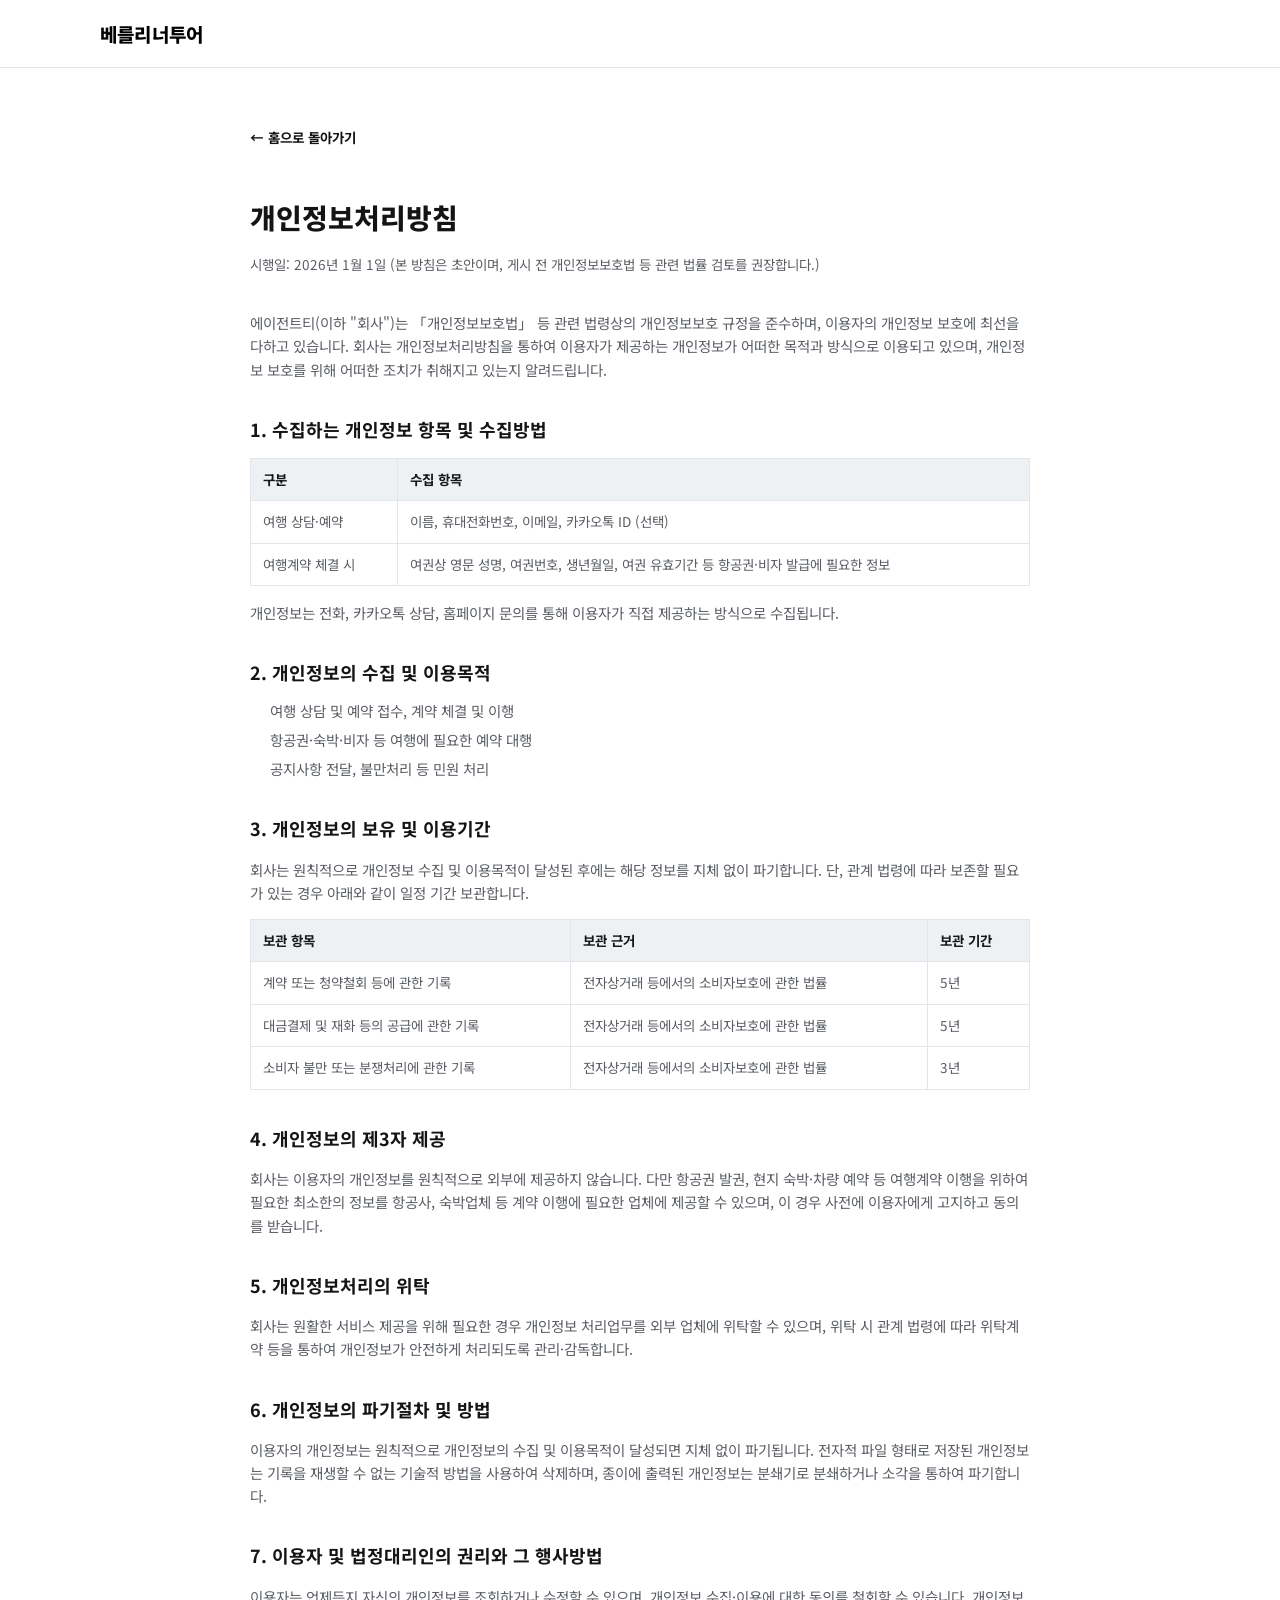
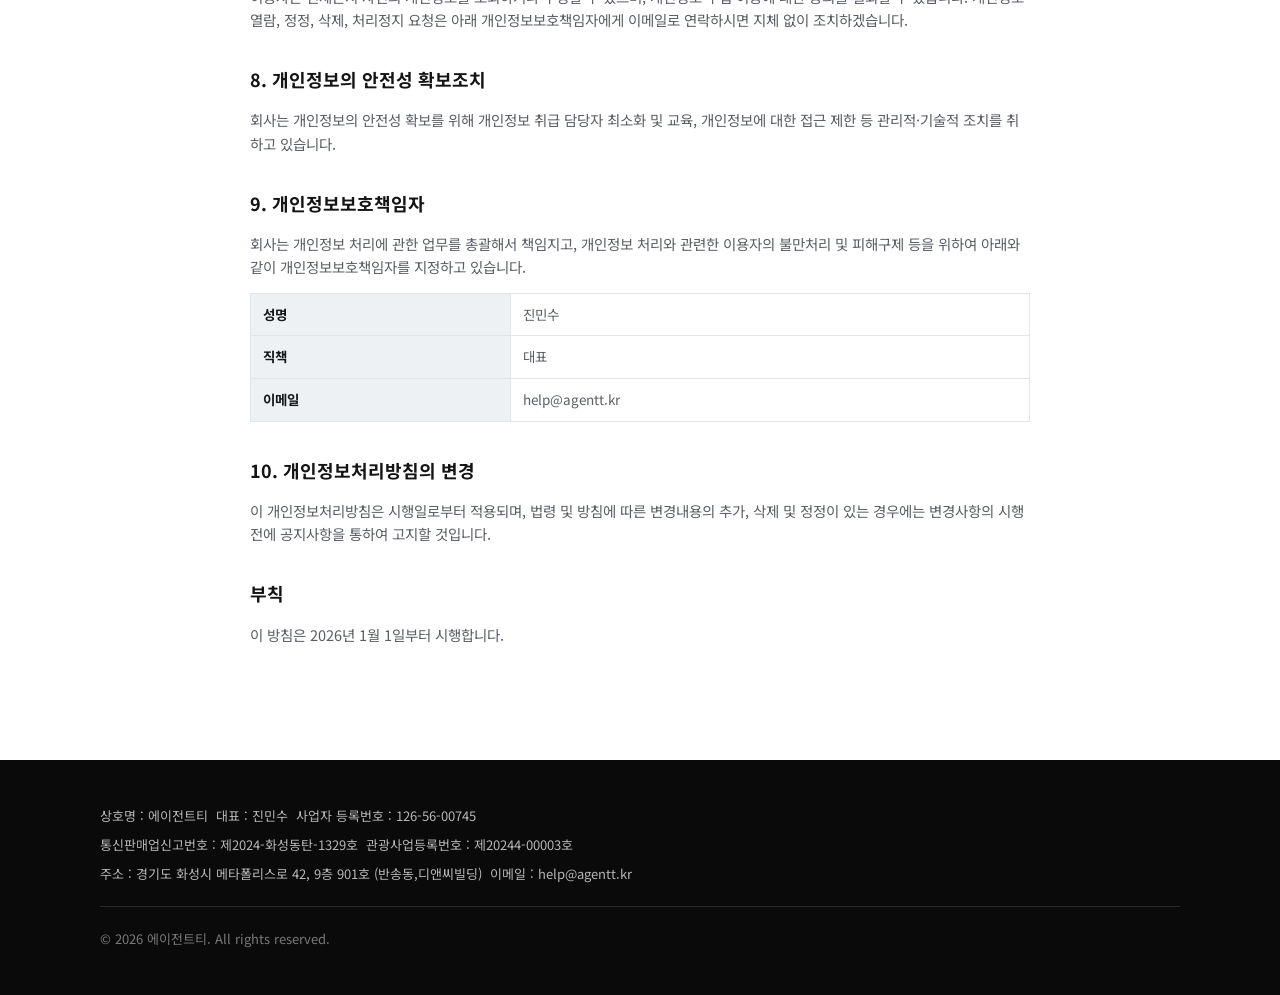
<file: privacy.html>
<!DOCTYPE html>
<html lang="ko">
<head>
<meta charset="UTF-8">
<meta name="viewport" content="width=device-width, initial-scale=1.0">
<title>개인정보처리방침 | 베를리너투어</title>
<meta name="robots" content="noindex">
<link href="https://fonts.googleapis.com/css2?family=Noto+Sans+KR:wght@400;500;600;700;800&display=swap" rel="stylesheet">
<link rel="stylesheet" href="/assets/css/style.css?v=202609140701">
</head>
<body>

<header class="site-header">
  <nav class="nav">
    <a href="/" class="nav-logo">베를리너<span>투어</span></a>
  </nav>
</header>

<main class="doc-page">
  <a href="/" class="doc-back">← 홈으로 돌아가기</a>
  <h1>개인정보처리방침</h1>
  <p class="doc-updated">시행일: 2026년 1월 1일 (본 방침은 초안이며, 게시 전 개인정보보호법 등 관련 법률 검토를 권장합니다.)</p>

  <p>에이전트티(이하 "회사")는 「개인정보보호법」 등 관련 법령상의 개인정보보호 규정을 준수하며, 이용자의 개인정보 보호에 최선을 다하고 있습니다. 회사는 개인정보처리방침을 통하여 이용자가 제공하는 개인정보가 어떠한 목적과 방식으로 이용되고 있으며, 개인정보 보호를 위해 어떠한 조치가 취해지고 있는지 알려드립니다.</p>

  <h2>1. 수집하는 개인정보 항목 및 수집방법</h2>
  <table>
    <tr><th>구분</th><th>수집 항목</th></tr>
    <tr><td>여행 상담·예약</td><td>이름, 휴대전화번호, 이메일, 카카오톡 ID (선택)</td></tr>
    <tr><td>여행계약 체결 시</td><td>여권상 영문 성명, 여권번호, 생년월일, 여권 유효기간 등 항공권·비자 발급에 필요한 정보</td></tr>
  </table>
  <p>개인정보는 전화, 카카오톡 상담, 홈페이지 문의를 통해 이용자가 직접 제공하는 방식으로 수집됩니다.</p>

  <h2>2. 개인정보의 수집 및 이용목적</h2>
  <ul>
    <li>여행 상담 및 예약 접수, 계약 체결 및 이행</li>
    <li>항공권·숙박·비자 등 여행에 필요한 예약 대행</li>
    <li>공지사항 전달, 불만처리 등 민원 처리</li>
  </ul>

  <h2>3. 개인정보의 보유 및 이용기간</h2>
  <p>회사는 원칙적으로 개인정보 수집 및 이용목적이 달성된 후에는 해당 정보를 지체 없이 파기합니다. 단, 관계 법령에 따라 보존할 필요가 있는 경우 아래와 같이 일정 기간 보관합니다.</p>
  <table>
    <tr><th>보관 항목</th><th>보관 근거</th><th>보관 기간</th></tr>
    <tr><td>계약 또는 청약철회 등에 관한 기록</td><td>전자상거래 등에서의 소비자보호에 관한 법률</td><td>5년</td></tr>
    <tr><td>대금결제 및 재화 등의 공급에 관한 기록</td><td>전자상거래 등에서의 소비자보호에 관한 법률</td><td>5년</td></tr>
    <tr><td>소비자 불만 또는 분쟁처리에 관한 기록</td><td>전자상거래 등에서의 소비자보호에 관한 법률</td><td>3년</td></tr>
  </table>

  <h2>4. 개인정보의 제3자 제공</h2>
  <p>회사는 이용자의 개인정보를 원칙적으로 외부에 제공하지 않습니다. 다만 항공권 발권, 현지 숙박·차량 예약 등 여행계약 이행을 위하여 필요한 최소한의 정보를 항공사, 숙박업체 등 계약 이행에 필요한 업체에 제공할 수 있으며, 이 경우 사전에 이용자에게 고지하고 동의를 받습니다.</p>

  <h2>5. 개인정보처리의 위탁</h2>
  <p>회사는 원활한 서비스 제공을 위해 필요한 경우 개인정보 처리업무를 외부 업체에 위탁할 수 있으며, 위탁 시 관계 법령에 따라 위탁계약 등을 통하여 개인정보가 안전하게 처리되도록 관리·감독합니다.</p>

  <h2>6. 개인정보의 파기절차 및 방법</h2>
  <p>이용자의 개인정보는 원칙적으로 개인정보의 수집 및 이용목적이 달성되면 지체 없이 파기됩니다. 전자적 파일 형태로 저장된 개인정보는 기록을 재생할 수 없는 기술적 방법을 사용하여 삭제하며, 종이에 출력된 개인정보는 분쇄기로 분쇄하거나 소각을 통하여 파기합니다.</p>

  <h2>7. 이용자 및 법정대리인의 권리와 그 행사방법</h2>
  <p>이용자는 언제든지 자신의 개인정보를 조회하거나 수정할 수 있으며, 개인정보 수집·이용에 대한 동의를 철회할 수 있습니다. 개인정보 열람, 정정, 삭제, 처리정지 요청은 아래 개인정보보호책임자에게 이메일로 연락하시면 지체 없이 조치하겠습니다.</p>

  <h2>8. 개인정보의 안전성 확보조치</h2>
  <p>회사는 개인정보의 안전성 확보를 위해 개인정보 취급 담당자 최소화 및 교육, 개인정보에 대한 접근 제한 등 관리적·기술적 조치를 취하고 있습니다.</p>

  <h2>9. 개인정보보호책임자</h2>
  <p>회사는 개인정보 처리에 관한 업무를 총괄해서 책임지고, 개인정보 처리와 관련한 이용자의 불만처리 및 피해구제 등을 위하여 아래와 같이 개인정보보호책임자를 지정하고 있습니다.</p>
  <table>
    <tr><th>성명</th><td>진민수</td></tr>
    <tr><th>직책</th><td>대표</td></tr>
    <tr><th>이메일</th><td>help@agentt.kr</td></tr>
  </table>

  <h2>10. 개인정보처리방침의 변경</h2>
  <p>이 개인정보처리방침은 시행일로부터 적용되며, 법령 및 방침에 따른 변경내용의 추가, 삭제 및 정정이 있는 경우에는 변경사항의 시행 전에 공지사항을 통하여 고지할 것입니다.</p>

  <h2>부칙</h2>
  <p>이 방침은 2026년 1월 1일부터 시행합니다.</p>
</main>

<footer class="site-footer">
  <div class="container">
    <div class="footer-info">
      <p>상호명 : 에이전트티&nbsp;&nbsp;대표 : 진민수&nbsp;&nbsp;사업자 등록번호 : 126-56-00745</p>
      <p>통신판매업신고번호 : 제2024-화성동탄-1329호&nbsp;&nbsp;관광사업등록번호 : 제20244-00003호</p>
      <p>주소 : 경기도 화성시 메타폴리스로 42, 9층 901호 (반송동,디앤씨빌딩)&nbsp;&nbsp;이메일 : help@agentt.kr</p>
    </div>
    <p class="footer-copy">© 2026 에이전트티. All rights reserved.</p>
  </div>
</footer>

</body>
</html>
</file>
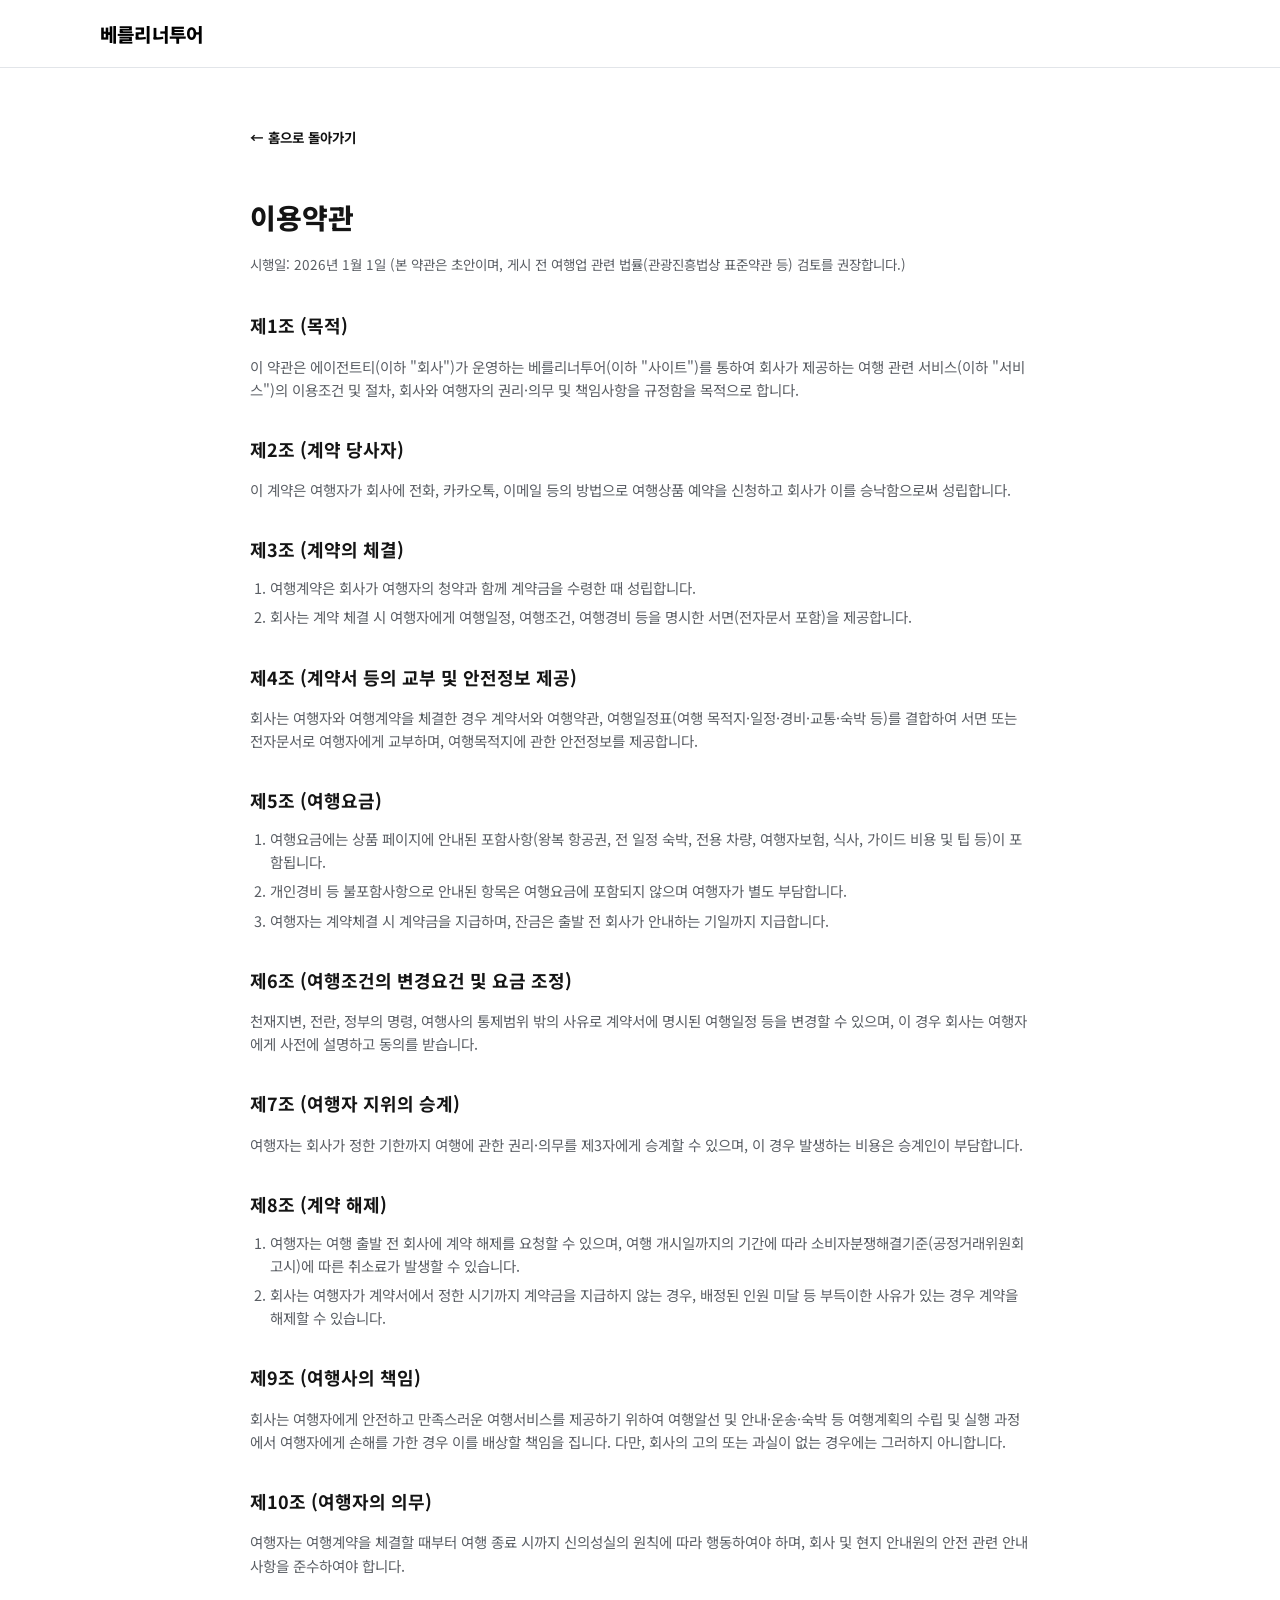
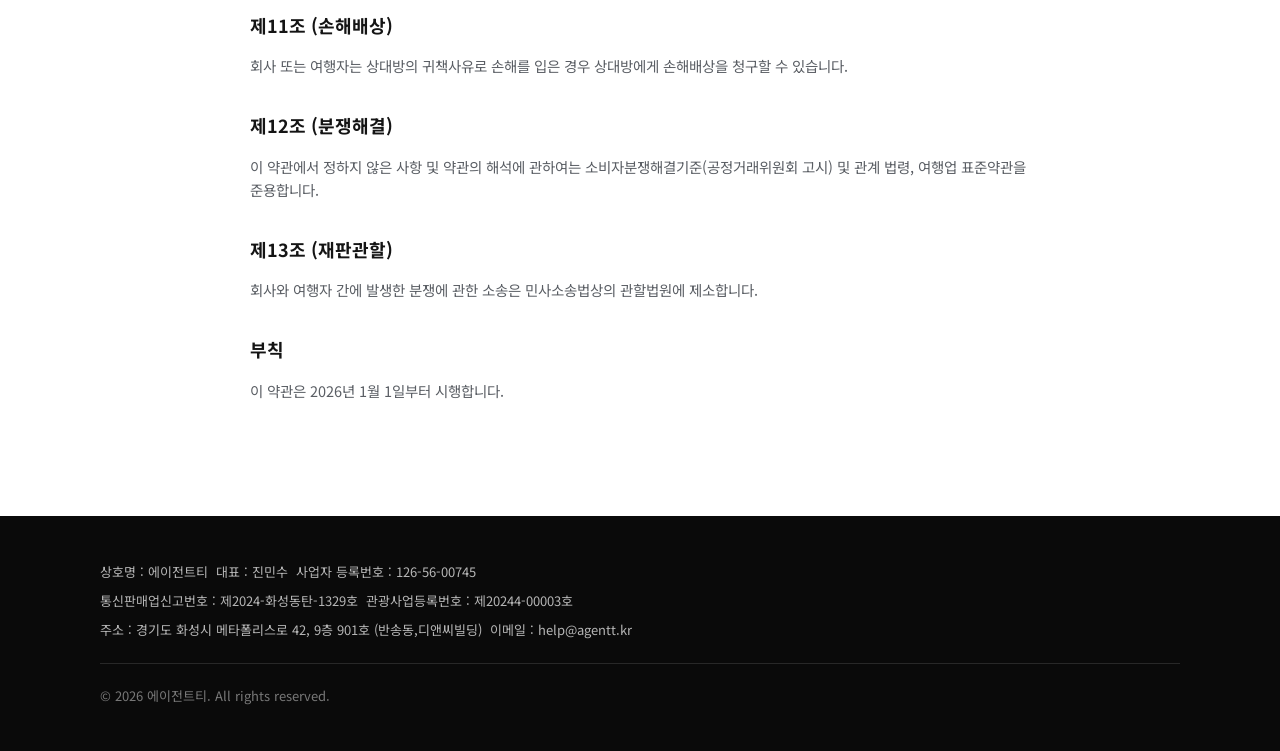
<file: terms.html>
<!DOCTYPE html>
<html lang="ko">
<head>
<meta charset="UTF-8">
<meta name="viewport" content="width=device-width, initial-scale=1.0">
<title>이용약관 | 베를리너투어</title>
<meta name="robots" content="noindex">
<link href="https://fonts.googleapis.com/css2?family=Noto+Sans+KR:wght@400;500;600;700;800&display=swap" rel="stylesheet">
<link rel="stylesheet" href="/assets/css/style.css?v=202609140701">
</head>
<body>

<header class="site-header">
  <nav class="nav">
    <a href="/" class="nav-logo">베를리너<span>투어</span></a>
  </nav>
</header>

<main class="doc-page">
  <a href="/" class="doc-back">← 홈으로 돌아가기</a>
  <h1>이용약관</h1>
  <p class="doc-updated">시행일: 2026년 1월 1일 (본 약관은 초안이며, 게시 전 여행업 관련 법률(관광진흥법상 표준약관 등) 검토를 권장합니다.)</p>

  <h2>제1조 (목적)</h2>
  <p>이 약관은 에이전트티(이하 "회사")가 운영하는 베를리너투어(이하 "사이트")를 통하여 회사가 제공하는 여행 관련 서비스(이하 "서비스")의 이용조건 및 절차, 회사와 여행자의 권리·의무 및 책임사항을 규정함을 목적으로 합니다.</p>

  <h2>제2조 (계약 당사자)</h2>
  <p>이 계약은 여행자가 회사에 전화, 카카오톡, 이메일 등의 방법으로 여행상품 예약을 신청하고 회사가 이를 승낙함으로써 성립합니다.</p>

  <h2>제3조 (계약의 체결)</h2>
  <ol>
    <li>여행계약은 회사가 여행자의 청약과 함께 계약금을 수령한 때 성립합니다.</li>
    <li>회사는 계약 체결 시 여행자에게 여행일정, 여행조건, 여행경비 등을 명시한 서면(전자문서 포함)을 제공합니다.</li>
  </ol>

  <h2>제4조 (계약서 등의 교부 및 안전정보 제공)</h2>
  <p>회사는 여행자와 여행계약을 체결한 경우 계약서와 여행약관, 여행일정표(여행 목적지·일정·경비·교통·숙박 등)를 결합하여 서면 또는 전자문서로 여행자에게 교부하며, 여행목적지에 관한 안전정보를 제공합니다.</p>

  <h2>제5조 (여행요금)</h2>
  <ol>
    <li>여행요금에는 상품 페이지에 안내된 포함사항(왕복 항공권, 전 일정 숙박, 전용 차량, 여행자보험, 식사, 가이드 비용 및 팁 등)이 포함됩니다.</li>
    <li>개인경비 등 불포함사항으로 안내된 항목은 여행요금에 포함되지 않으며 여행자가 별도 부담합니다.</li>
    <li>여행자는 계약체결 시 계약금을 지급하며, 잔금은 출발 전 회사가 안내하는 기일까지 지급합니다.</li>
  </ol>

  <h2>제6조 (여행조건의 변경요건 및 요금 조정)</h2>
  <p>천재지변, 전란, 정부의 명령, 여행사의 통제범위 밖의 사유로 계약서에 명시된 여행일정 등을 변경할 수 있으며, 이 경우 회사는 여행자에게 사전에 설명하고 동의를 받습니다.</p>

  <h2>제7조 (여행자 지위의 승계)</h2>
  <p>여행자는 회사가 정한 기한까지 여행에 관한 권리·의무를 제3자에게 승계할 수 있으며, 이 경우 발생하는 비용은 승계인이 부담합니다.</p>

  <h2>제8조 (계약 해제)</h2>
  <ol>
    <li>여행자는 여행 출발 전 회사에 계약 해제를 요청할 수 있으며, 여행 개시일까지의 기간에 따라 소비자분쟁해결기준(공정거래위원회 고시)에 따른 취소료가 발생할 수 있습니다.</li>
    <li>회사는 여행자가 계약서에서 정한 시기까지 계약금을 지급하지 않는 경우, 배정된 인원 미달 등 부득이한 사유가 있는 경우 계약을 해제할 수 있습니다.</li>
  </ol>

  <h2>제9조 (여행사의 책임)</h2>
  <p>회사는 여행자에게 안전하고 만족스러운 여행서비스를 제공하기 위하여 여행알선 및 안내·운송·숙박 등 여행계획의 수립 및 실행 과정에서 여행자에게 손해를 가한 경우 이를 배상할 책임을 집니다. 다만, 회사의 고의 또는 과실이 없는 경우에는 그러하지 아니합니다.</p>

  <h2>제10조 (여행자의 의무)</h2>
  <p>여행자는 여행계약을 체결할 때부터 여행 종료 시까지 신의성실의 원칙에 따라 행동하여야 하며, 회사 및 현지 안내원의 안전 관련 안내사항을 준수하여야 합니다.</p>

  <h2>제11조 (손해배상)</h2>
  <p>회사 또는 여행자는 상대방의 귀책사유로 손해를 입은 경우 상대방에게 손해배상을 청구할 수 있습니다.</p>

  <h2>제12조 (분쟁해결)</h2>
  <p>이 약관에서 정하지 않은 사항 및 약관의 해석에 관하여는 소비자분쟁해결기준(공정거래위원회 고시) 및 관계 법령, 여행업 표준약관을 준용합니다.</p>

  <h2>제13조 (재판관할)</h2>
  <p>회사와 여행자 간에 발생한 분쟁에 관한 소송은 민사소송법상의 관할법원에 제소합니다.</p>

  <h2>부칙</h2>
  <p>이 약관은 2026년 1월 1일부터 시행합니다.</p>
</main>

<footer class="site-footer">
  <div class="container">
    <div class="footer-info">
      <p>상호명 : 에이전트티&nbsp;&nbsp;대표 : 진민수&nbsp;&nbsp;사업자 등록번호 : 126-56-00745</p>
      <p>통신판매업신고번호 : 제2024-화성동탄-1329호&nbsp;&nbsp;관광사업등록번호 : 제20244-00003호</p>
      <p>주소 : 경기도 화성시 메타폴리스로 42, 9층 901호 (반송동,디앤씨빌딩)&nbsp;&nbsp;이메일 : help@agentt.kr</p>
    </div>
    <p class="footer-copy">© 2026 에이전트티. All rights reserved.</p>
  </div>
</footer>

</body>
</html>
</file>
<file: assets/css/style.css>
/* ==========================================================================
   베를리너투어 — 원페이지 상품 사이트
   ========================================================================== */

:root {
  --color-black: #141414;
  --color-black-deep: #000000;
  --color-accent: #6b7076;
  --color-accent-light: #ffffff;
  --color-bg: #ffffff;
  --color-surface-alt: #eef2f6;
  --color-paper: #ffffff;
  --color-ink: #17181a;
  --color-ink-soft: #5a5e64;
  --color-line: #e2e5e9;
  --color-tag-bg: #eef1f4;
  --radius-lg: 18px;
  --radius-md: 12px;
  --radius-sm: 8px;
  --shadow-card: 0 10px 30px rgba(20, 20, 20, 0.07);
  --shadow-card-hover: 0 16px 40px rgba(20, 20, 20, 0.13);
  --max-width: 1120px;
  --header-h: 68px;
}

* { box-sizing: border-box; }

html {
  scroll-behavior: smooth;
  scroll-padding-top: calc(var(--header-h) + 12px);
}

body {
  margin: 0;
  font-family: "Noto Sans KR", "Pretendard", -apple-system, BlinkMacSystemFont,
    "Malgun Gothic", sans-serif;
  color: var(--color-ink);
  background: var(--color-bg);
  line-height: 1.6;
  -webkit-font-smoothing: antialiased;
}

img { max-width: 100%; display: block; }
a { color: inherit; text-decoration: none; }
ul { list-style: none; margin: 0; padding: 0; }
button { font-family: inherit; cursor: pointer; }

.container {
  max-width: var(--max-width);
  margin: 0 auto;
  padding: 0 20px;
}

.section {
  padding: 88px 0;
}

.section--tight { padding: 64px 0; }

.section--alt { background: var(--color-surface-alt); }

.section-eyebrow {
  display: inline-block;
  font-size: 13px;
  font-weight: 700;
  letter-spacing: 0.14em;
  color: var(--color-accent);
  text-transform: uppercase;
  margin-bottom: 10px;
}

.section-title {
  font-size: clamp(24px, 3.4vw, 34px);
  font-weight: 800;
  color: var(--color-black);
  margin: 0 0 14px;
  letter-spacing: -0.01em;
}

.section-desc {
  font-size: 16px;
  color: var(--color-ink-soft);
  max-width: 640px;
  margin: 0 0 40px;
}

.section-head {
  text-align: center;
}
.section-head .section-desc { margin-left: auto; margin-right: auto; }

/* ---------- Buttons ---------- */
.btn {
  display: inline-flex;
  align-items: center;
  justify-content: center;
  gap: 8px;
  padding: 15px 28px;
  border-radius: 999px;
  font-weight: 700;
  font-size: 15px;
  border: 2px solid transparent;
  transition: transform 0.15s ease, box-shadow 0.15s ease, background 0.2s ease;
  white-space: nowrap;
}
.btn:active { transform: translateY(1px); }

.btn--primary {
  background: var(--color-black);
  color: #fff;
}
.btn--primary:hover { background: var(--color-black-deep); box-shadow: var(--shadow-card-hover); }

/* 카카오톡 공식 버튼 이미지 (디자인 가이드 준수를 위해 이미지 그대로 사용) */
.kakao-btn-link {
  display: inline-flex;
  align-items: center;
  transition: opacity 0.15s ease, transform 0.15s ease;
}
.kakao-btn-link:hover { opacity: 0.88; }
.kakao-btn-link:active { transform: translateY(1px); }
.kakao-btn-img { height: 50px; width: auto; display: block; }

.btn--outline {
  background: transparent;
  border-color: rgba(255, 255, 255, 0.7);
  color: #fff;
}
.btn--outline:hover { background: rgba(255, 255, 255, 0.12); }

.btn--block { width: 100%; }

.cta-row {
  display: flex;
  gap: 14px;
  flex-wrap: wrap;
}

/* ---------- Header / GNB ---------- */
.site-header {
  position: fixed;
  top: 0;
  left: 0;
  right: 0;
  height: var(--header-h);
  z-index: 200;
  background: rgba(255, 255, 255, 0.98);
  border-bottom: 1px solid var(--color-line);
  transition: background 0.2s ease;
}

.nav {
  max-width: var(--max-width);
  margin: 0 auto;
  height: var(--header-h);
  padding: 0 20px;
  display: flex;
  align-items: center;
  justify-content: space-between;
  gap: 16px;
}

.nav-logo {
  font-weight: 800;
  font-size: 19px;
  color: #000;
  letter-spacing: 0.01em;
  flex-shrink: 0;
}

.nav-menu {
  display: flex;
  align-items: center;
  gap: 6px;
  flex: 1;
  justify-content: center;
}

.nav-item { position: relative; }

.nav-link {
  display: flex;
  align-items: center;
  gap: 4px;
  padding: 10px 14px;
  font-size: 15px;
  font-weight: 600;
  color: var(--color-ink);
  border-radius: var(--radius-sm);
  transition: background 0.15s ease, color 0.15s ease;
}
.nav-link:hover, .nav-link:focus-visible { color: var(--color-black); background: rgba(20, 20, 20, 0.06); }
.nav-link .caret { font-size: 10px; transition: transform 0.2s ease; }

.nav-item.has-dropdown:hover .nav-link .caret,
.nav-item.has-dropdown.is-open .nav-link .caret {
  transform: rotate(180deg);
}

.nav-dropdown {
  position: absolute;
  top: calc(100% + 8px);
  left: 0;
  min-width: 240px;
  background: var(--color-paper);
  border-radius: var(--radius-md);
  box-shadow: var(--shadow-card-hover);
  border: 1px solid var(--color-line);
  padding: 8px;
  opacity: 0;
  visibility: hidden;
  transform: translateY(-6px);
  transition: opacity 0.18s ease, transform 0.18s ease, visibility 0.18s ease;
}

.nav-item.has-dropdown:hover .nav-dropdown,
.nav-item.has-dropdown.is-open .nav-dropdown {
  opacity: 1;
  visibility: visible;
  transform: translateY(0);
}

.nav-dropdown-link {
  display: flex;
  align-items: center;
  justify-content: space-between;
  gap: 10px;
  padding: 12px 14px;
  border-radius: var(--radius-sm);
  font-size: 14.5px;
  font-weight: 600;
  color: var(--color-ink);
}
.nav-dropdown-link:hover { background: var(--color-tag-bg); }
.nav-dropdown-link .status {
  font-size: 11px;
  font-weight: 700;
  padding: 3px 9px;
  border-radius: 999px;
  background: var(--color-tag-bg);
  color: var(--color-accent);
  flex-shrink: 0;
}
.nav-dropdown-empty {
  padding: 12px 14px;
  font-size: 13px;
  color: var(--color-ink-soft);
}

.nav-toggle {
  display: none;
  flex-direction: column;
  gap: 4px;
  background: none;
  border: none;
  padding: 8px;
  flex-shrink: 0;
}
.nav-toggle span {
  width: 22px;
  height: 2px;
  background: var(--color-black);
  border-radius: 2px;
  transition: transform 0.2s ease, opacity 0.2s ease;
}
.nav-toggle.is-active span:nth-child(1) { transform: translateY(6px) rotate(45deg); }
.nav-toggle.is-active span:nth-child(2) { opacity: 0; }
.nav-toggle.is-active span:nth-child(3) { transform: translateY(-6px) rotate(-45deg); }

/* ---------- Hero ---------- */
.hero {
  position: relative;
  min-height: 640px;
  margin-top: var(--header-h);
  display: flex;
  align-items: flex-end;
  color: #fff;
  overflow: hidden;
}

.hero-slides {
  position: absolute;
  inset: 0;
  z-index: 0;
}
.hero-slide {
  position: absolute;
  inset: 0;
  background-size: cover;
  background-position: center;
  opacity: 0;
  transition: opacity 1.2s ease;
}
.hero-slide.is-active { opacity: 1; }
.hero-slides::after {
  content: "";
  position: absolute;
  inset: 0;
  background: linear-gradient(180deg, rgba(0, 0, 0, 0.4) 0%, rgba(0, 0, 0, 0.58) 55%, rgba(0, 0, 0, 0.92) 100%);
}

.hero-content {
  position: relative;
  z-index: 1;
  padding: 80px 20px 56px;
  max-width: var(--max-width);
  margin: 0 auto;
  width: 100%;
}

.hero-badge {
  display: inline-block;
  font-size: 13px;
  font-weight: 700;
  letter-spacing: 0.08em;
  padding: 7px 16px;
  border-radius: 999px;
  border: 1px solid rgba(255, 255, 255, 0.5);
  background: rgba(255, 255, 255, 0.1);
  margin-bottom: 20px;
}

.hero-title {
  font-size: clamp(28px, 5vw, 46px);
  font-weight: 800;
  line-height: 1.28;
  margin: 0 0 16px;
  letter-spacing: -0.01em;
}
.hero-title em {
  font-style: normal;
  color: var(--color-accent-light);
  box-shadow: inset 0 -0.32em 0 rgba(255, 255, 255, 0.18);
}

.hero-sub {
  font-size: clamp(15px, 2vw, 18px);
  color: rgba(255, 255, 255, 0.88);
  margin: 0 0 32px;
  max-width: 560px;
}

/* ---------- Overview table ---------- */
.overview-table {
  width: 100%;
  border-collapse: collapse;
  background: var(--color-paper);
  border-radius: var(--radius-lg);
  overflow: hidden;
  box-shadow: var(--shadow-card);
}
.overview-table tr { border-bottom: 1px solid var(--color-line); }
.overview-table tr:last-child { border-bottom: none; }
.overview-table th, .overview-table td {
  text-align: left;
  padding: 18px 26px;
  font-size: 15px;
  vertical-align: top;
}
.overview-table th {
  width: 160px;
  color: var(--color-black);
  font-weight: 700;
  background: var(--color-tag-bg);
}
.overview-table td { color: var(--color-ink-soft); }
.overview-table td strong { color: var(--color-ink); }

/* ---------- Who is this for ---------- */
.recommend-grid {
  display: grid;
  grid-template-columns: 1fr 1fr;
  gap: 14px;
}
.recommend-item {
  display: flex;
  align-items: flex-start;
  gap: 14px;
  padding: 20px 22px;
  background: var(--color-paper);
  border: 1px solid var(--color-line);
  border-radius: var(--radius-md);
}
.recommend-icon { font-size: 24px; flex-shrink: 0; line-height: 1.3; }
.recommend-text { font-size: 14.5px; color: var(--color-ink); line-height: 1.55; font-weight: 600; }

/* ---------- Feature cards ---------- */
.feature-grid {
  display: grid;
  grid-template-columns: repeat(4, 1fr);
  gap: 20px;
}
.feature-card {
  background: var(--color-paper);
  border-radius: var(--radius-lg);
  padding: 30px 24px;
  box-shadow: var(--shadow-card);
  transition: transform 0.2s ease, box-shadow 0.2s ease;
}
.feature-card:hover { transform: translateY(-4px); box-shadow: var(--shadow-card-hover); }
.feature-icon { font-size: 34px; margin-bottom: 16px; }
.feature-title {
  font-size: 16.5px;
  font-weight: 700;
  color: var(--color-black);
  margin: 0 0 8px;
}
.feature-text {
  font-size: 14px;
  color: var(--color-ink-soft);
  margin: 0;
}

/* ---------- Itinerary ---------- */
.itinerary-list {
  display: flex;
  flex-direction: column;
  gap: 12px;
}
.day-card {
  background: var(--color-paper);
  border: 1px solid var(--color-line);
  border-radius: var(--radius-md);
  overflow: hidden;
}
.day-summary {
  display: flex;
  align-items: center;
  gap: 18px;
  width: 100%;
  padding: 18px 22px;
  background: none;
  border: none;
  text-align: left;
}
.day-num {
  flex-shrink: 0;
  width: 56px;
  height: 56px;
  border-radius: 50%;
  background: var(--color-black);
  color: #fff;
  display: flex;
  flex-direction: column;
  align-items: center;
  justify-content: center;
  font-weight: 800;
  line-height: 1.1;
}
.day-num small { font-size: 9px; font-weight: 600; letter-spacing: 0.05em; opacity: 0.8; }
.day-num strong { font-size: 18px; }

.day-heading { flex: 1; min-width: 0; }
.day-route {
  font-weight: 700;
  font-size: 15.5px;
  color: var(--color-ink);
  margin: 0 0 4px;
}
.day-brief {
  font-size: 13.5px;
  color: var(--color-ink-soft);
  margin: 0;
}
.day-badge {
  flex-shrink: 0;
  font-size: 12px;
  font-weight: 700;
  padding: 6px 13px;
  border-radius: 999px;
  background: var(--color-tag-bg);
  color: var(--color-accent);
  white-space: nowrap;
}
.day-chevron {
  flex-shrink: 0;
  font-size: 14px;
  color: var(--color-ink-soft);
  transition: transform 0.2s ease;
}
.day-card.is-open .day-chevron { transform: rotate(180deg); }

.day-detail {
  max-height: 0;
  overflow: hidden;
  transition: max-height 0.3s ease;
}
.day-detail-inner {
  padding: 0 22px 22px 96px;
  font-size: 14.5px;
  color: var(--color-ink-soft);
}
.day-detail-inner p { margin: 0 0 8px; }
.day-detail-inner .meta-row {
  display: flex;
  flex-wrap: wrap;
  gap: 18px;
  margin-top: 12px;
  font-size: 13px;
}
.day-detail-inner .meta-row span { display: flex; align-items: center; gap: 6px; }

.itinerary-download {
  margin-top: 28px;
  text-align: center;
}

/* ---------- Destinations ---------- */
.dest-grid {
  display: grid;
  grid-template-columns: repeat(3, 1fr);
  gap: 24px;
}
.dest-card {
  background: var(--color-paper);
  border-radius: var(--radius-lg);
  overflow: hidden;
  box-shadow: var(--shadow-card);
  transition: transform 0.2s ease, box-shadow 0.2s ease;
}
.dest-card:hover { transform: translateY(-4px); box-shadow: var(--shadow-card-hover); }

.dest-media {
  position: relative;
  aspect-ratio: 4 / 3;
  overflow: hidden;
  background: var(--color-tag-bg);
}
.dest-media img {
  width: 100%;
  height: 100%;
  object-fit: cover;
  position: absolute;
  inset: 0;
  opacity: 0;
  transition: opacity 0.4s ease;
}
.dest-media img.is-active { opacity: 1; position: relative; }
.dest-thumbs {
  position: absolute;
  bottom: 10px;
  left: 0;
  right: 0;
  display: flex;
  justify-content: center;
  gap: 6px;
  z-index: 2;
}
.dest-thumb-dot {
  width: 7px;
  height: 7px;
  border-radius: 50%;
  background: rgba(255, 255, 255, 0.55);
  border: none;
  padding: 0;
}
.dest-thumb-dot.is-active { background: #fff; }

.dest-body { padding: 20px 22px 24px; }
.dest-name {
  font-size: 17px;
  font-weight: 800;
  color: var(--color-black);
  margin: 0 0 3px;
}
.dest-name-en {
  font-size: 12.5px;
  font-weight: 600;
  color: var(--color-accent);
  text-transform: uppercase;
  letter-spacing: 0.06em;
  margin: 0 0 12px;
}
.dest-desc {
  font-size: 13.8px;
  color: var(--color-ink-soft);
  margin: 0;
}

/* ---------- Local Food ---------- */
.food-city-group { margin-bottom: 32px; }
.food-city-group:last-of-type { margin-bottom: 0; }
.food-city-name {
  font-size: 15px;
  font-weight: 800;
  color: var(--color-black);
  margin: 0 0 14px;
  padding-bottom: 8px;
  border-bottom: 1px solid var(--color-line);
}
.food-grid {
  display: grid;
  grid-template-columns: repeat(auto-fill, minmax(260px, 1fr));
  gap: 14px;
}
.food-card {
  display: flex;
  align-items: center;
  gap: 14px;
  padding: 16px 18px;
  background: var(--color-paper);
  border: 1px solid var(--color-line);
  border-radius: var(--radius-md);
  transition: transform 0.2s ease, box-shadow 0.2s ease, border-color 0.2s ease;
}
.food-card:hover { transform: translateY(-3px); box-shadow: var(--shadow-card-hover); border-color: transparent; }
.food-photo {
  width: 56px;
  height: 56px;
  border-radius: var(--radius-sm);
  overflow: hidden;
  flex-shrink: 0;
  background: var(--color-tag-bg);
}
.food-photo img { width: 100%; height: 100%; object-fit: cover; }
.food-info { display: flex; flex-direction: column; gap: 2px; flex: 1; min-width: 0; }
.food-name { font-weight: 700; font-size: 14.5px; color: var(--color-ink); }
.food-dish { font-size: 12.5px; color: var(--color-ink-soft); }
.food-link {
  font-size: 11.5px;
  font-weight: 700;
  color: var(--color-accent);
  white-space: nowrap;
  flex-shrink: 0;
}
.food-note {
  margin-top: 26px;
  text-align: center;
  font-size: 13px;
  color: var(--color-ink-soft);
}

/* ---------- Inclusions ---------- */
.include-grid {
  display: grid;
  grid-template-columns: 1fr 1fr;
  gap: 20px;
}
.include-card {
  border-radius: var(--radius-lg);
  padding: 30px 28px;
}
.include-card--yes { background: var(--color-surface-alt); border: 1px solid var(--color-line); }
.include-card--no { background: #fff; border: 1.5px solid var(--color-black); }
.include-card-title {
  font-size: 16px;
  font-weight: 800;
  margin: 0 0 16px;
  display: flex;
  align-items: center;
  gap: 8px;
  color: var(--color-black);
}
.include-card ul { display: flex; flex-direction: column; gap: 10px; }
.include-card li {
  font-size: 14.5px;
  color: var(--color-ink);
}

/* ---------- Reviews ---------- */
.review-slider-wrap { position: relative; }
.review-track {
  display: flex;
  gap: 20px;
  overflow-x: auto;
  scroll-snap-type: x mandatory;
  padding-bottom: 8px;
  scrollbar-width: none;
}
.review-track::-webkit-scrollbar { display: none; }

.review-card {
  scroll-snap-align: start;
  flex: 0 0 320px;
  background: var(--color-paper);
  border-radius: var(--radius-lg);
  overflow: hidden;
  box-shadow: var(--shadow-card);
  display: flex;
  flex-direction: column;
}
.review-media {
  height: 300px;
  overflow: hidden;
  background: var(--color-tag-bg);
  display: flex;
  align-items: center;
  justify-content: center;
}
.review-media img { width: 100%; height: 100%; object-fit: contain; cursor: zoom-in; transition: transform 0.3s ease; }
.review-media img:hover { transform: scale(1.03); }
.review-body { padding: 18px 20px 22px; display: flex; flex-direction: column; gap: 10px; flex: 1; }
.review-meta { display: flex; align-items: center; justify-content: space-between; font-size: 12.5px; color: var(--color-ink-soft); }
.review-stars { color: var(--color-accent); letter-spacing: 1px; }
.review-quote { font-size: 14.5px; color: var(--color-ink); margin: 0; line-height: 1.55; }
.review-tags { display: flex; flex-wrap: wrap; gap: 6px; margin-top: auto; }
.review-tag {
  font-size: 11.5px;
  font-weight: 700;
  padding: 5px 10px;
  border-radius: 999px;
  background: var(--color-tag-bg);
  color: var(--color-ink-soft);
}

.review-controls {
  display: flex;
  justify-content: center;
  gap: 10px;
  margin-top: 22px;
}
.review-controls button {
  width: 42px;
  height: 42px;
  border-radius: 50%;
  border: 1.5px solid var(--color-line);
  background: var(--color-paper);
  font-size: 16px;
  color: var(--color-black);
  display: flex;
  align-items: center;
  justify-content: center;
}
.review-controls button:hover { background: var(--color-black); color: #fff; border-color: var(--color-black); }

/* ---------- Guide ---------- */
.guide-block {
  display: flex;
  align-items: center;
  gap: 48px;
  background: var(--color-paper);
  border-radius: var(--radius-lg);
  padding: 40px;
  box-shadow: var(--shadow-card);
}
.guide-photo {
  flex-shrink: 0;
  width: 220px;
  height: 220px;
  border-radius: 50%;
  overflow: hidden;
  border: 4px solid var(--color-tag-bg);
}
.guide-photo img { width: 100%; height: 100%; object-fit: cover; }
.guide-name {
  font-size: 22px;
  font-weight: 800;
  color: var(--color-black);
  margin: 0 0 4px;
}
.guide-role {
  font-size: 14px;
  font-weight: 700;
  color: var(--color-accent);
  margin: 0 0 16px;
}
.guide-bio { margin: 0; color: var(--color-ink-soft); font-size: 15px; }
.guide-bio + .guide-bio { margin-top: 10px; }
.guide-stats {
  display: flex;
  gap: 28px;
  margin-top: 20px;
}
.guide-stat strong { display: block; font-size: 20px; color: var(--color-black); }
.guide-stat span { font-size: 12.5px; color: var(--color-ink-soft); }

.guide-more { margin-top: 22px; }
.guide-more-toggle {
  display: inline-flex;
  align-items: center;
  gap: 6px;
  background: none;
  border: none;
  padding: 0 0 3px;
  font-weight: 700;
  font-size: 14px;
  color: var(--color-black);
  border-bottom: 2px solid var(--color-black);
}
.guide-more-chevron { font-size: 11px; transition: transform 0.2s ease; }
.guide-more.is-open .guide-more-chevron { transform: rotate(180deg); }

.guide-more-detail {
  max-height: 0;
  overflow: hidden;
  transition: max-height 0.3s ease;
}
.guide-more-detail-inner {
  padding-top: 22px;
  display: flex;
  flex-direction: column;
  gap: 18px;
  text-align: left;
}
.guide-more-group h4 {
  font-size: 12.5px;
  font-weight: 800;
  color: var(--color-accent);
  margin: 0 0 8px;
  text-transform: uppercase;
  letter-spacing: 0.06em;
}
.guide-more-group ul { display: flex; flex-direction: column; gap: 5px; }
.guide-more-group li {
  font-size: 14px;
  color: var(--color-ink-soft);
  line-height: 1.6;
}

/* ---------- Contact CTA ---------- */
.contact-section {
  background: linear-gradient(135deg, var(--color-black) 0%, var(--color-black-deep) 100%);
  color: #fff;
  text-align: center;
}
.contact-section .section-title { color: #fff; }
.contact-section .section-desc { color: rgba(255, 255, 255, 0.78); margin-left: auto; margin-right: auto; }
.contact-cta-row {
  display: flex;
  justify-content: center;
  gap: 16px;
  flex-wrap: wrap;
  margin-top: 8px;
}
.contact-cta-row .btn { min-width: 220px; padding: 18px 28px; font-size: 16px; }
.contact-cta-row .kakao-btn-img { height: 58px; }
.contact-note {
  margin-top: 22px;
  font-size: 13.5px;
  color: rgba(255, 255, 255, 0.6);
}

/* ---------- Footer ---------- */
.site-footer {
  background: #0a0a0a;
  color: rgba(255, 255, 255, 0.7);
  padding: 44px 0 30px;
  font-size: 13px;
  line-height: 1.9;
}
.footer-links {
  display: flex;
  gap: 18px;
  margin-bottom: 16px;
}
.footer-links a { font-weight: 700; color: rgba(255, 255, 255, 0.9); }
.footer-links a:hover { color: #fff; }
.footer-info p { margin: 0 0 4px; }
.footer-legal {
  margin-top: 16px;
  padding-top: 16px;
  border-top: 1px solid rgba(255, 255, 255, 0.12);
}
.footer-legal p {
  margin: 0 0 6px;
  font-size: 12px;
  color: rgba(255, 255, 255, 0.45);
  line-height: 1.7;
}
.footer-legal em { font-style: normal; color: rgba(255, 255, 255, 0.6); }
.footer-copy {
  margin-top: 20px;
  padding-top: 20px;
  border-top: 1px solid rgba(255, 255, 255, 0.12);
  color: rgba(255, 255, 255, 0.45);
}

/* ---------- Floating mobile CTA ---------- */
.mobile-fab {
  position: fixed;
  bottom: 0;
  left: 0;
  right: 0;
  z-index: 150;
  display: none;
  gap: 10px;
  padding: 12px 16px calc(12px + env(safe-area-inset-bottom));
  background: rgba(255, 255, 255, 0.96);
  border-top: 1px solid var(--color-line);
  backdrop-filter: blur(8px);
}
.mobile-fab .btn { flex: 1; padding: 14px; font-size: 14.5px; }
.mobile-fab .btn--primary { background: var(--color-black); color: #fff; }
.kakao-btn-link--fab { flex: 1; justify-content: center; }
.kakao-btn-link--fab .kakao-btn-img { height: 44px; }

/* ---------- Simple pages (terms/privacy) ---------- */
.doc-page {
  max-width: 820px;
  margin: 0 auto;
  padding: calc(var(--header-h) + 56px) 20px 100px;
}
.doc-page h1 {
  font-size: 28px;
  font-weight: 800;
  color: var(--color-black);
  margin-bottom: 8px;
}
.doc-page .doc-updated { color: var(--color-ink-soft); font-size: 13.5px; margin-bottom: 36px; }
.doc-page h2 {
  font-size: 18px;
  font-weight: 700;
  color: var(--color-black);
  margin: 34px 0 12px;
}
.doc-page p, .doc-page li { font-size: 14.5px; color: var(--color-ink-soft); }
.doc-page ul, .doc-page ol { padding-left: 20px; margin: 10px 0; }
.doc-page li { margin-bottom: 6px; }
.doc-page table { width: 100%; border-collapse: collapse; margin: 14px 0; }
.doc-page th, .doc-page td {
  border: 1px solid var(--color-line);
  padding: 10px 12px;
  font-size: 13.5px;
  text-align: left;
  color: var(--color-ink-soft);
}
.doc-page th { background: var(--color-tag-bg); color: var(--color-ink); }
.doc-back {
  display: inline-block;
  margin-bottom: 28px;
  font-weight: 700;
  font-size: 13.5px;
  color: var(--color-black);
}

/* ==========================================================================
   Responsive
   ========================================================================== */
@media (max-width: 980px) {
  .feature-grid { grid-template-columns: repeat(2, 1fr); }
  .dest-grid { grid-template-columns: repeat(2, 1fr); }
  .guide-block { flex-direction: column; text-align: center; padding: 32px; }
  .guide-stats { justify-content: center; }
}

@media (max-width: 760px) {
  :root { --header-h: 60px; }
  .nav-menu {
    position: fixed;
    top: var(--header-h);
    left: 0;
    right: 0;
    bottom: 0;
    background: var(--color-bg);
    flex-direction: column;
    align-items: stretch;
    justify-content: flex-start;
    padding: 12px 20px 30px;
    gap: 2px;
    overflow-y: auto;
    transform: translateX(100%);
    transition: transform 0.25s ease;
    z-index: 190;
  }
  .nav-menu.is-open { transform: translateX(0); }
  .nav-item { width: 100%; }
  .nav-link { width: 100%; justify-content: space-between; padding: 16px 6px; border-bottom: 1px solid var(--color-line); border-radius: 0; }
  .nav-dropdown {
    position: static;
    box-shadow: none;
    border: none;
    opacity: 1;
    visibility: visible;
    transform: none;
    display: none;
    padding: 0 0 6px;
    background: transparent;
  }
  .nav-item.is-open .nav-dropdown { display: block; }
  .nav-item.has-dropdown:hover .nav-dropdown { display: none; }
  .nav-item.has-dropdown.is-open .nav-dropdown { display: block; }
  .nav-toggle { display: flex; }

  .hero { min-height: 560px; }
  .hero-content { padding: 60px 20px 100px; }

  .overview-table th { width: 110px; padding: 14px 16px; font-size: 13.5px; }
  .overview-table td { padding: 14px 16px; font-size: 13.5px; }

  .feature-grid { grid-template-columns: 1fr; }
  .recommend-grid { grid-template-columns: 1fr; }
  .dest-grid { grid-template-columns: 1fr; }
  .include-grid { grid-template-columns: 1fr; }

  .day-detail-inner { padding-left: 22px; }
  .day-badge { display: none; }

  .review-card { flex: 0 0 82%; }

  .contact-cta-row { flex-direction: column; align-items: stretch; }
  .contact-cta-row .btn { width: 100%; }

  .mobile-fab { display: flex; }
  body { padding-bottom: 76px; }

  .section { padding: 60px 0; }
}

/* ---------- Review image lightbox ---------- */
.lightbox-overlay {
  position: fixed;
  inset: 0;
  z-index: 500;
  display: flex;
  align-items: center;
  justify-content: center;
  padding: 24px;
  background: rgba(10, 10, 10, 0.9);
  opacity: 0;
  visibility: hidden;
  transition: opacity 0.2s ease, visibility 0.2s ease;
}
.lightbox-overlay.is-open { opacity: 1; visibility: visible; }
.lightbox-overlay img {
  max-width: min(92vw, 1000px);
  max-height: 88vh;
  border-radius: 6px;
  box-shadow: 0 20px 60px rgba(0, 0, 0, 0.5);
}
.lightbox-close {
  position: absolute;
  top: 20px;
  right: 20px;
  width: 44px;
  height: 44px;
  border-radius: 50%;
  background: rgba(255, 255, 255, 0.1);
  border: 1px solid rgba(255, 255, 255, 0.35);
  color: #fff;
  font-size: 20px;
  line-height: 1;
  display: flex;
  align-items: center;
  justify-content: center;
}
.lightbox-close:hover { background: rgba(255, 255, 255, 0.2); }
</file>
